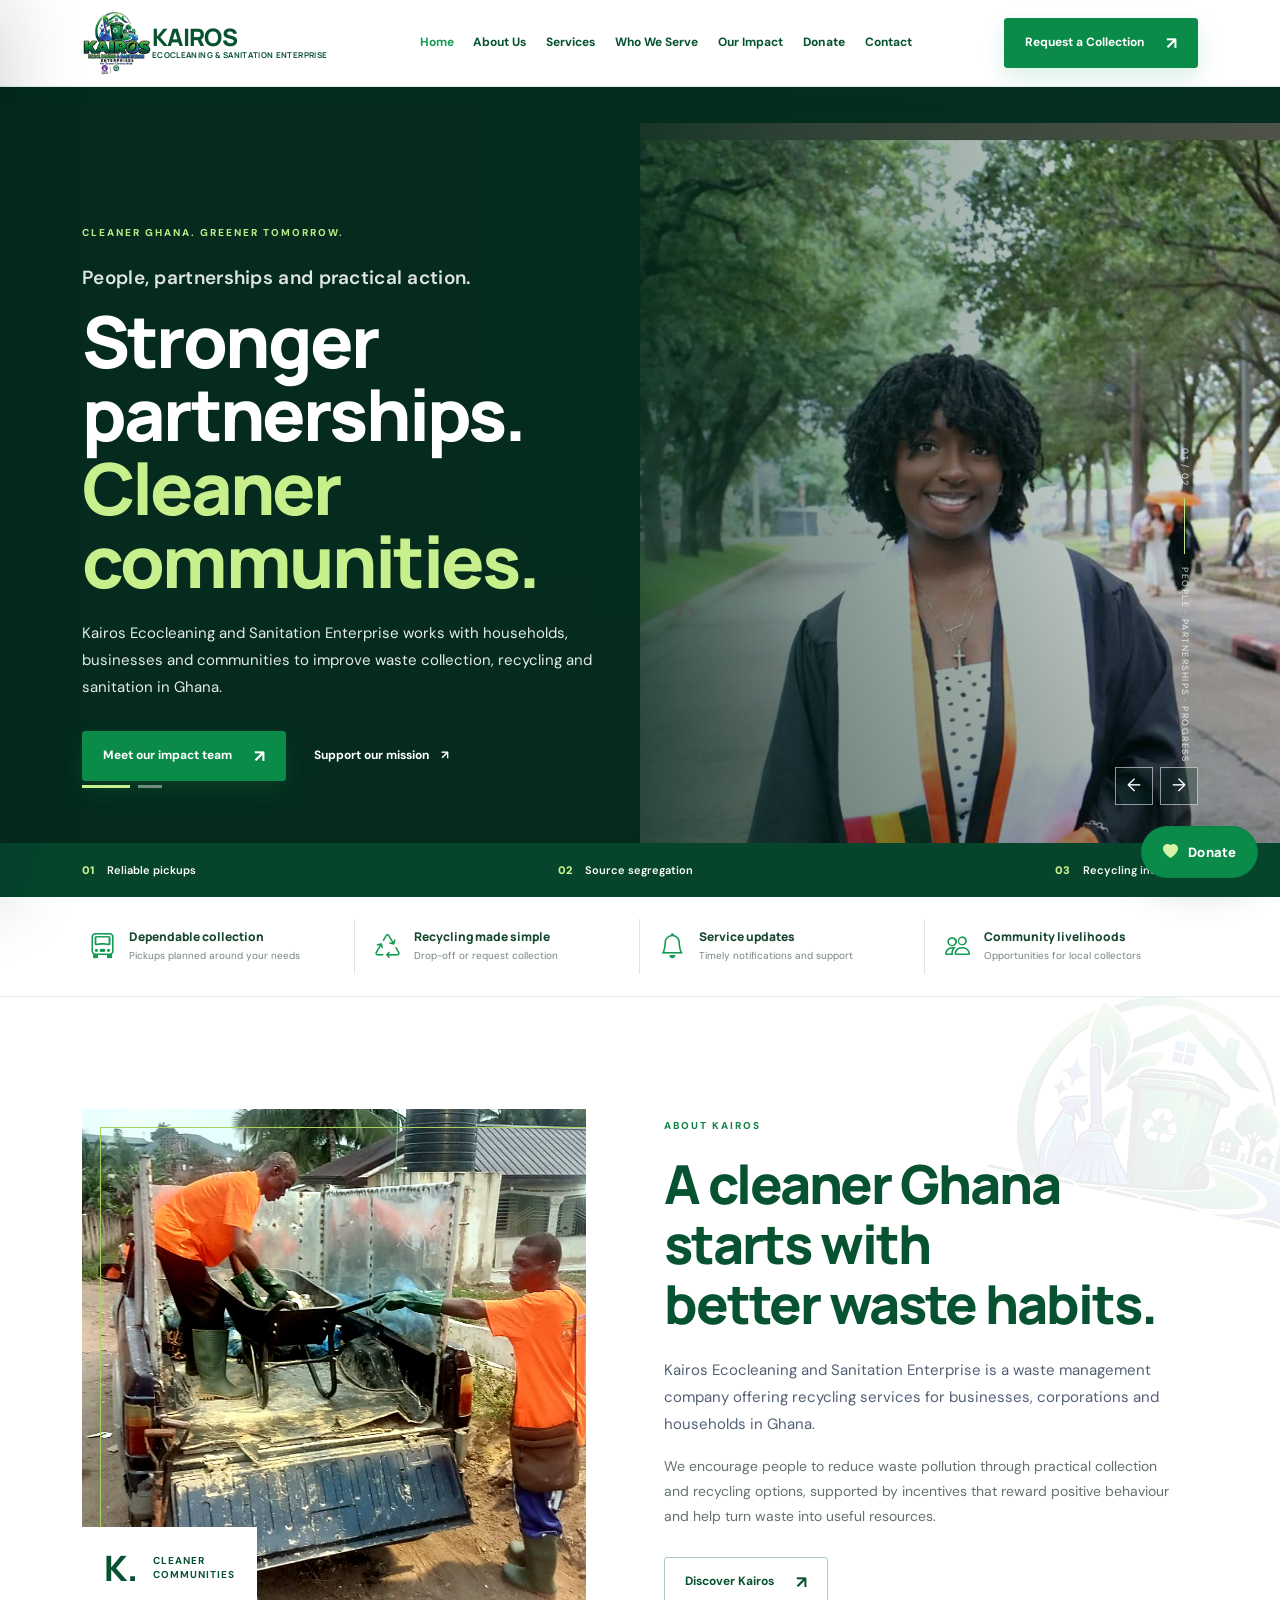
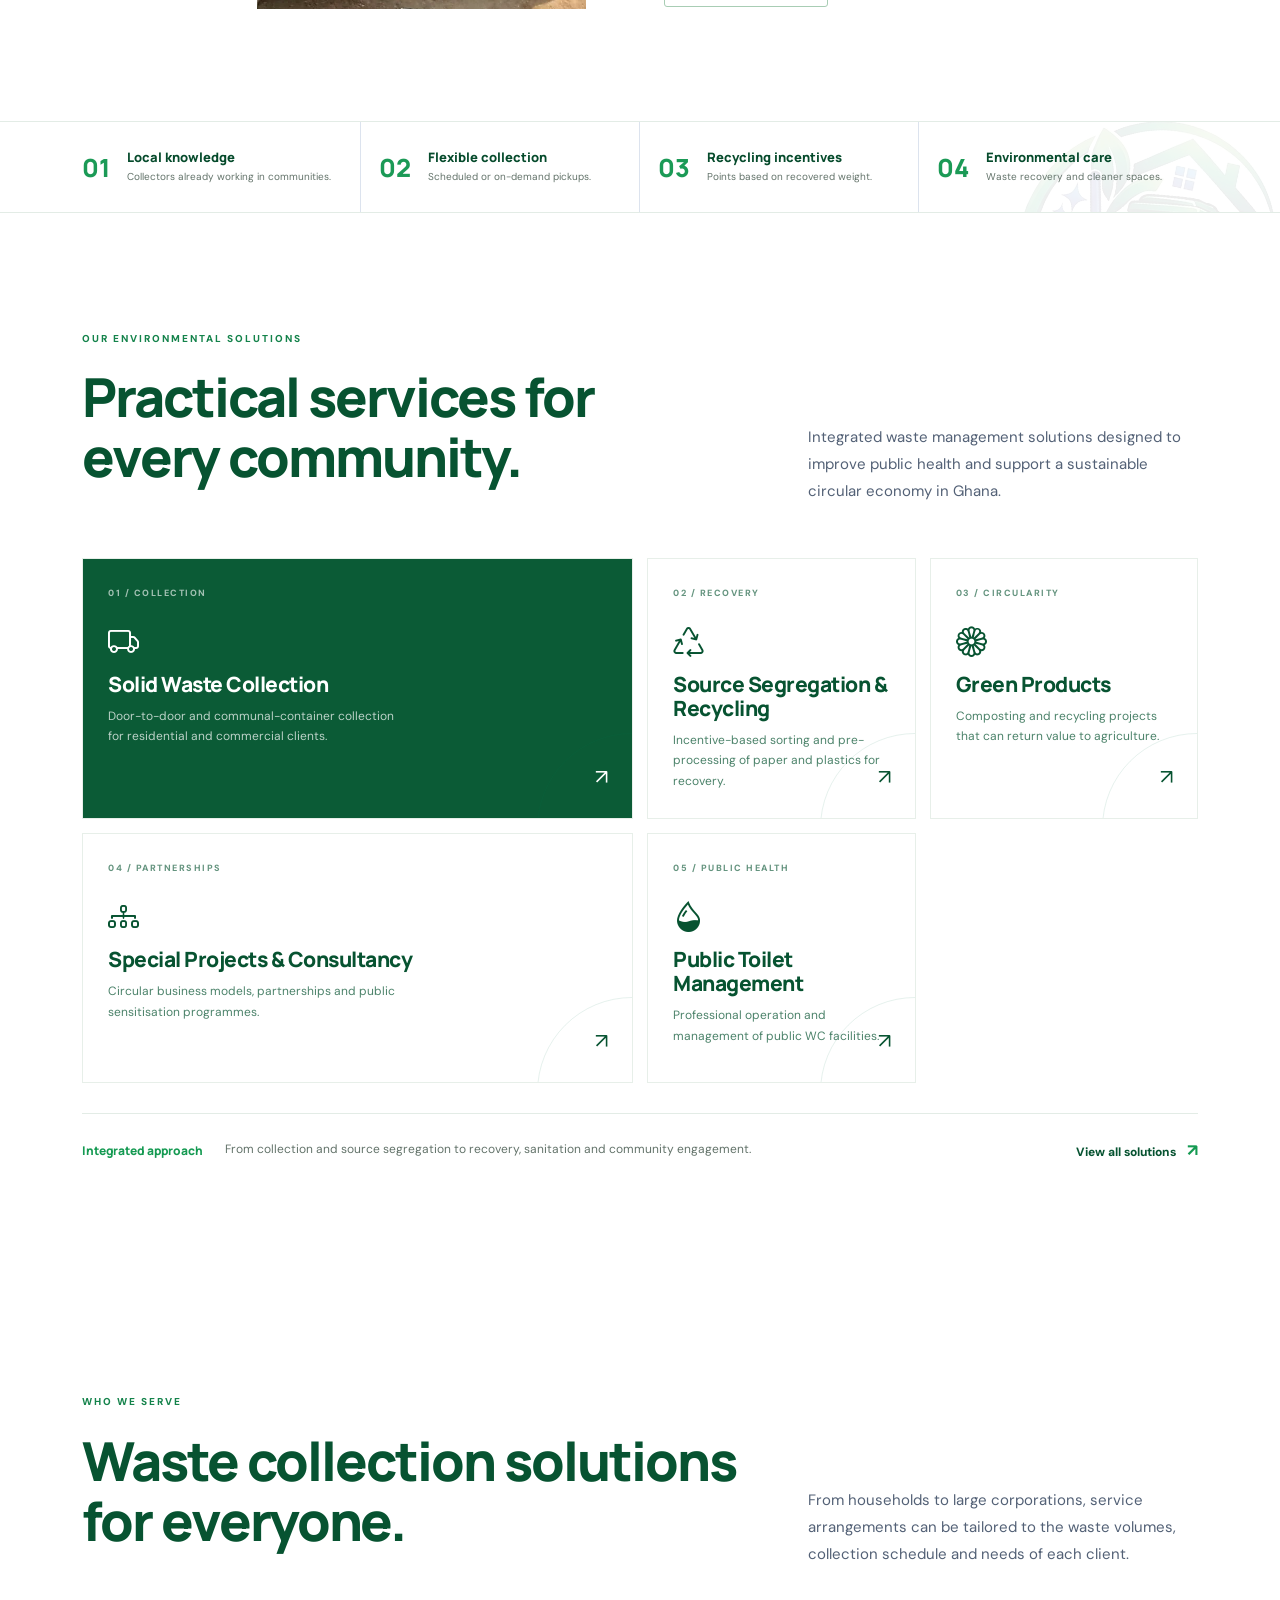
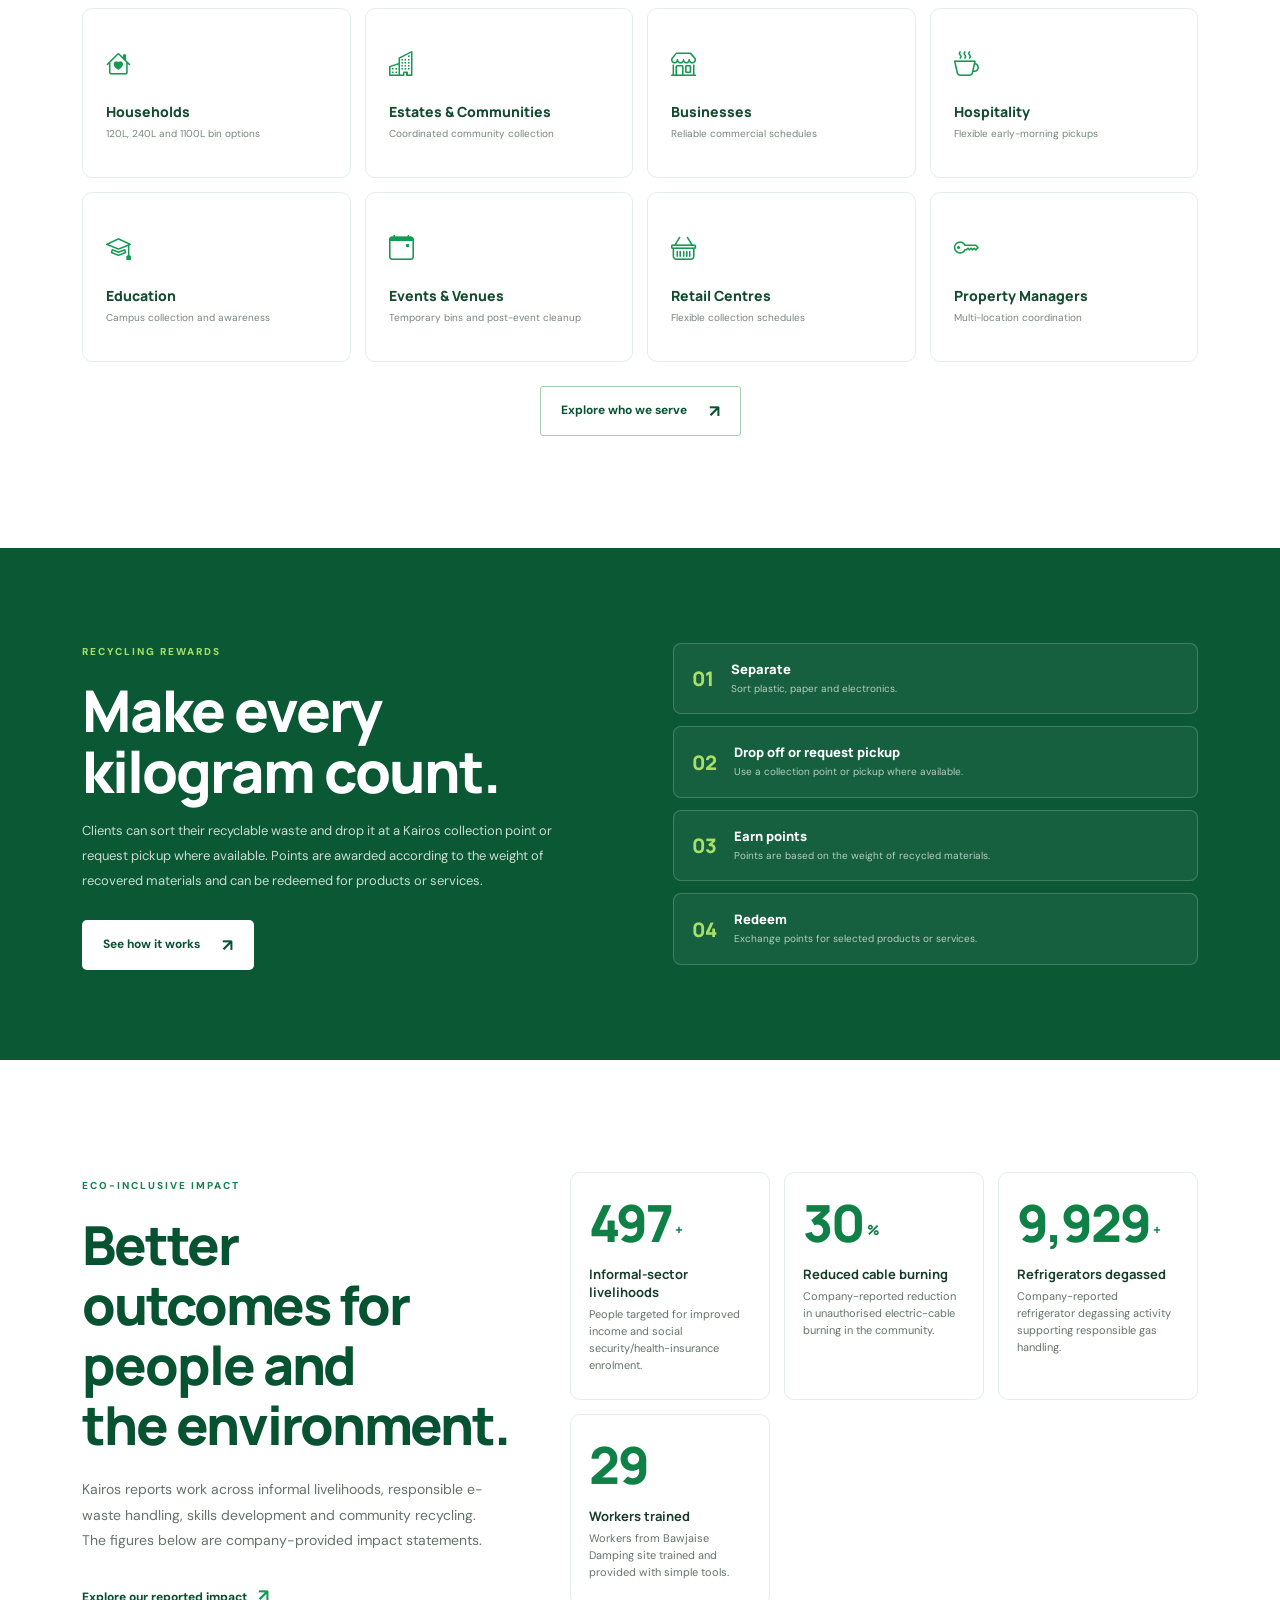
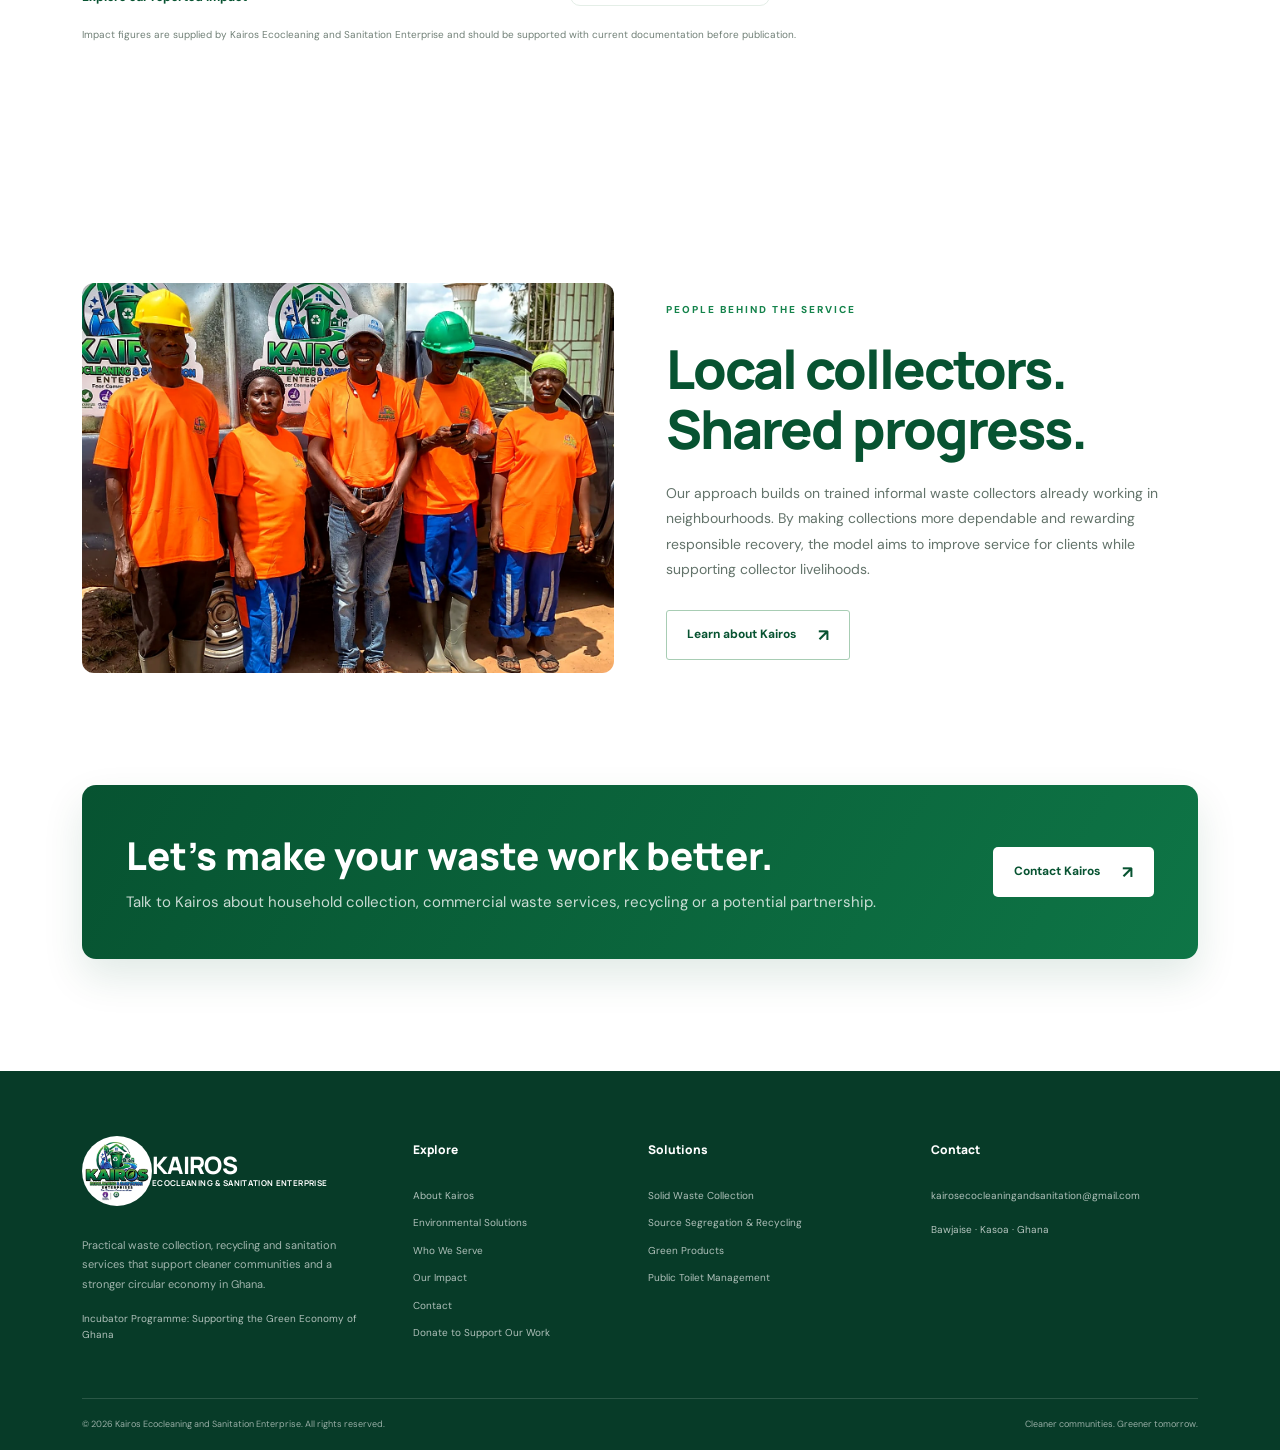
<file: index.html>
<!DOCTYPE html>
<html lang="en-GH">
 <head>
  <meta charset="utf-8"/>
  <meta content="width=device-width, initial-scale=1" name="viewport"/>
  <title>
   Kairos Ecocleaning and Sanitation Enterprise &ndash; Waste Collection and Recycling in Ghana
  </title>
  <link href="assets/images/kairos/kairos-favicon.png" rel="icon" type="image/png"/>
  <link href="https://fonts.googleapis.com" rel="preconnect"/>
  <link crossorigin="" href="https://fonts.gstatic.com" rel="preconnect"/>
  <link href="https://fonts.googleapis.com/css2?family=DM+Sans:wght@400;500;600;700;800&amp;family=Manrope:wght@400;500;600;700;800&amp;display=swap" rel="stylesheet"/>
  <link href="https://cdn.jsdelivr.net/npm/bootstrap-icons@1.13.1/font/bootstrap-icons.min.css" rel="stylesheet"/>
  <link href="https://cdn.jsdelivr.net/npm/bootstrap@5.3.8/dist/css/bootstrap.min.css" rel="stylesheet"/>
  <link href="assets/css/style.css?v=kairos-donation-20261116" rel="stylesheet"/>
  <script type="application/ld+json">
   {
    "@context": "https://schema.org",
    "@type": "Organization",
    "name": "Kairos Ecocleaning and Sanitation Enterprise",
    "email": "kairosecocleaningandsanitation@gmail.com",
    "founder": {
        "@type": "Person",
        "name": "Shedrack Ayensu"
    },
    "areaServed": [
        {
            "@type": "Place",
            "name": "Bawjaise, Ghana"
        },
        {
            "@type": "Place",
            "name": "Kasoa, Ghana"
        }
    ],
    "description": "Waste collection, recycling, source segregation and sanitation services supporting cleaner communities and a circular economy in Ghana.",
    "url": "https://kairosecocleaning.com/",
    "logo": "https://kairosecocleaning.com/assets/images/kairos/kairos-logo.webp",
    "image": "https://kairosecocleaning.com/assets/images/kairos/kairos-social-preview.webp"
}
  </script>
  <script type="application/ld+json">
   {
    "@context": "https://schema.org",
    "@type": "WebPage",
    "name": "Kairos Ecocleaning and Sanitation Enterprise",
    "description": "Kairos Ecocleaning and Sanitation Enterprise provides waste collection, source segregation, recycling and sanitation services for households, businesses and communities in Bawjaise, Kasoa and across Ghana.",
    "inLanguage": "en-GH",
    "url": "https://kairosecocleaning.com/",
    "isPartOf": {
        "@type": "WebSite",
        "name": "Kairos Ecocleaning and Sanitation Enterprise",
        "url": "https://kairosecocleaning.com/"
    }
}
  </script>
  <meta content="Kairos Ecocleaning and Sanitation Enterprise provides waste collection, source segregation, recycling and sanitation services for households, businesses and communities in Bawjaise, Kasoa and across Ghana." name="description"/>
  <meta content="index, follow, max-image-preview:large, max-snippet:-1, max-video-preview:-1" name="robots"/>
  <meta content="index, follow, max-image-preview:large, max-snippet:-1, max-video-preview:-1" name="googlebot"/>
  <meta content="Kairos Ecocleaning and Sanitation Enterprise" name="author"/>
  <meta content="strict-origin-when-cross-origin" name="referrer"/>
  <meta content="#ffffff" name="theme-color"/>
  <meta content="website" property="og:type"/>
  <meta content="Kairos Ecocleaning and Sanitation Enterprise" property="og:site_name"/>
  <meta content="en_GH" property="og:locale"/>
  <meta content="Kairos Ecocleaning and Sanitation Enterprise &ndash; Waste Collection and Recycling in Ghana" property="og:title"/>
  <meta content="Kairos Ecocleaning and Sanitation Enterprise provides waste collection, source segregation, recycling and sanitation services for households, businesses and communities in Bawjaise, Kasoa and across Ghana." property="og:description"/>
  <meta content="https://kairosecocleaning.com/" property="og:url"/>
  <meta content="https://kairosecocleaning.com/assets/images/kairos/kairos-social-preview.webp" property="og:image"/>
  <meta content="Kairos Ecocleaning and Sanitation Enterprise waste collection and recycling" property="og:image:alt"/>
  <meta content="image/webp" property="og:image:type"/>
  <meta content="1200" property="og:image:width"/>
  <meta content="630" property="og:image:height"/>
  <meta content="summary_large_image" name="twitter:card"/>
  <meta content="Kairos Ecocleaning and Sanitation Enterprise &ndash; Waste Collection and Recycling in Ghana" name="twitter:title"/>
  <meta content="Kairos Ecocleaning and Sanitation Enterprise provides waste collection, source segregation, recycling and sanitation services for households, businesses and communities in Bawjaise, Kasoa and across Ghana." name="twitter:description"/>
  <meta content="https://kairosecocleaning.com/assets/images/kairos/kairos-social-preview.webp" name="twitter:image"/>
  <meta content="Kairos Ecocleaning and Sanitation Enterprise waste collection and recycling" name="twitter:image:alt"/>
  <link href="https://kairosecocleaning.com/" rel="canonical"/>
  <script type="application/ld+json">
   {
    "@context": "https://schema.org",
    "@type": "WebSite",
    "name": "Kairos Ecocleaning and Sanitation Enterprise",
    "url": "https://kairosecocleaning.com/",
    "inLanguage": "en-GH"
}
  </script>
 </head>

  <body class="home-page kairos-home" data-page="home">
  <a class="skip-link" href="#main">Skip to content</a>
  <header class="site-header" data-header="">
    <nav aria-label="Main navigation" class="navbar site-nav">
      <div class="container nav-container">
        <a aria-label="Kairos Ecocleaning and Sanitation Enterprise home" class="brand kairos-brand" href="./"><img alt="Kairos logo" class="brand-logo" src="assets/images/kairos/kairos-logo.webp"/><span class="brand-copy"><strong>KAIROS</strong><small>Ecocleaning &amp; Sanitation Enterprise</small></span></a>
        <div class="desktop-nav d-none d-lg-flex align-items-center"><a class="nav-link active" href="#home">Home</a><a class="nav-link" href="about/">About Us</a><a class="nav-link" href="services/">Services</a><a class="nav-link" href="who-we-serve/">Who We Serve</a><a class="nav-link" href="impact/">Our Impact</a><a class="nav-link nav-donate" href="donation/">Donate</a><a class="nav-link" href="contact/">Contact</a></div>
        <div class="nav-actions"><a class="button button-red nav-quote d-none d-md-inline-flex" href="contact/">Request a Collection <span>↗</span></a>
<button aria-expanded="false" aria-label="Open navigation menu" class="menu-toggle d-lg-none" data-menu-open="" type="button"><span></span><span></span><span></span></button>
</div>
      </div>
    </nav>
  </header>
  <div class="menu-backdrop" data-menu-backdrop=""></div>
  <aside aria-hidden="true" aria-label="Mobile navigation" class="mobile-drawer" data-mobile-drawer="">
    <div class="drawer-top"><a aria-label="Kairos home" class="drawer-brand" href="./"><img alt="Kairos logo" class="drawer-brand-logo" src="assets/images/kairos/kairos-logo.webp"/><span class="brand-copy"><strong>KAIROS</strong><small>Ecocleaning &amp; Sanitation Enterprise</small></span></a><button aria-label="Close navigation menu" class="drawer-close" data-menu-close="" type="button">×</button></div>
    <p class="drawer-label">Explore Kairos</p>
    <a data-drawer-link="" href="#home">Home</a>
    <a data-drawer-link="" href="about/">About Us</a>
    <a data-drawer-link="" href="services/">Services</a>
    <a data-drawer-link="" href="who-we-serve/">Who We Serve</a>
    <a data-drawer-link="" href="impact/">Our Impact</a>
    <a class="nav-donate" data-drawer-link="True" href="donation/">Donate</a>
    <a data-drawer-link="" href="contact/">Contact</a>
    <div class="drawer-bottom"><small>Cleaner communities begin with responsible waste management.</small><a class="button button-red" data-drawer-link="" href="contact/">Talk to our team <span>↗</span></a></div>
  </aside>
  <main id="main">
    <section aria-label="Kairos Ecocleaning and Sanitation Enterprise" class="hero kairos-hero" id="home">
      <div class="hero-slides" data-hero-slider="">
        <article class="hero-slide hero-slide--portrait is-active">
          <img alt="Praise Agbe, Director of Strategic Partnership, USA" class="hero-slide-image" fetchpriority="high" src="assets/images/kairos/kairos-us-correspondent.webp">
          <div class="hero-overlay"></div>
          <div class="container hero-content">
            <div class="hero-copy" data-reveal="">
              <span class="eyebrow eyebrow-light">Cleaner Ghana. Greener tomorrow.</span>
              <p class="hero-kicker">People, partnerships and practical action.</p>
              <h1>Stronger partnerships.<br/><em>Cleaner communities.</em></h1>
              <p class="hero-description">Kairos Ecocleaning and Sanitation Enterprise works with households, businesses and communities to improve waste collection, recycling and sanitation in Ghana.</p>
              <div class="hero-actions"><a class="button button-red" href="impact/">Meet our impact team <span>↗</span></a><a class="text-link text-link-light" href="donation/">Support our mission <span>↗</span></a></div>
            </div>
            <div class="hero-side-note"><span>01 / 02</span><i></i><span>People · Partnerships · Progress</span></div>
          </div>
        </article>
        <article class="hero-slide hero-slide--truck">
          <img alt="Proposed green and white waste disposal truck Kairos is seeking donations to acquire" class="hero-slide-image" loading="lazy" src="assets/images/kairos/kairos-proposed-waste-truck.webp">
          <div class="hero-overlay"></div>
          <div class="container hero-content">
            <div class="hero-copy">
              <span class="eyebrow eyebrow-light">Fundraising for stronger collection capacity</span>
              <p class="hero-kicker">Help us strengthen waste collection.</p>
              <h2>Help us acquire<br/><em>a waste disposal truck.</em></h2>
              <p class="hero-description">We are seeking donations to acquire a waste disposal truck to support waste collection and transportation for the communities we serve.</p>
              <div class="hero-actions"><a class="button button-red" href="donation/#bank-details">Support the truck appeal <span>↗</span></a><a class="text-link text-link-light" href="services/">Explore our services <span>↗</span></a></div>
            </div>
            <div class="hero-side-note"><span>02 / 02</span><i></i><span>Collect · Recover · Improve</span></div>
          </div>
        </article>
      </div>
      <div class="hero-controls container">
        <div aria-label="Choose hero slide" class="hero-dots" data-hero-dots=""><button aria-label="Show slide 1" class="is-active" type="button"></button><button aria-label="Show slide 2" type="button"></button></div>
        <div class="hero-arrows"><button aria-label="Previous slide" data-hero-prev="" type="button">←</button><button aria-label="Next slide" data-hero-next="" type="button">→</button></div>
      </div>
      <div class="hero-bottom-strip">
        <div class="container strip-inner"><span><b>01</b> Reliable pickups</span><span><b>02</b> Source segregation</span><span><b>03</b> Recycling incentives</span></div>
      </div>
    </section>
    <section class="kairos-promise-band">
      <div class="container promise-grid">
        <div><i class="bi bi-truck-front"></i><span><strong>Dependable collection</strong><small>Pickups planned around your needs</small></span></div>
        <div><i class="bi bi-recycle"></i><span><strong>Recycling made simple</strong><small>Drop-off or request collection</small></span></div>
        <div><i class="bi bi-bell"></i><span><strong>Service updates</strong><small>Timely notifications and support</small></span></div>
        <div><i class="bi bi-people"></i><span><strong>Community livelihoods</strong><small>Opportunities for local collectors</small></span></div>
      </div>
    </section>
    <section class="intro-section section-pad kairos-watermark" id="about">
      <div class="container">
        <div class="row align-items-center g-5">
          <div class="col-lg-6" data-reveal="">
            <div class="image-frame intro-image kairos-intro-image">
              <img alt="Kairos collection workers loading collected waste into a vehicle" loading="lazy" src="assets/images/kairos/kairos-collection-work.webp">
              <div class="image-index"><strong>K.</strong><span>Cleaner<br/>communities</span></div>
            </div>
          </div>
          <div class="col-lg-6" data-reveal=""><span class="eyebrow">About Kairos</span><h2 class="section-title">A cleaner Ghana starts with <span class="title-rule">better waste habits.</span></h2><p class="section-lead">Kairos Ecocleaning and Sanitation Enterprise is a waste management company offering recycling services for businesses, corporations and households in Ghana.</p><p class="body-copy">We encourage people to reduce waste pollution through practical collection and recycling options, supported by incentives that reward positive behaviour and help turn waste into useful resources.</p><a class="button button-outline" href="about/">Discover Kairos <span>↗</span></a></div>
        </div>
      </div>
    </section>
    <section class="proof-band kairos-watermark">
      <div class="container proof-grid">
        <div class="proof-item">
          <span class="proof-number">01</span>
          <div><strong>Local knowledge</strong><small>Collectors already working in communities.</small></div>
        </div>
        <div class="proof-item">
          <span class="proof-number">02</span>
          <div><strong>Flexible collection</strong><small>Scheduled or on-demand pickups.</small></div>
        </div>
        <div class="proof-item">
          <span class="proof-number">03</span>
          <div><strong>Recycling incentives</strong><small>Points based on recovered weight.</small></div>
        </div>
        <div class="proof-item">
          <span class="proof-number">04</span>
          <div><strong>Environmental care</strong><small>Waste recovery and cleaner spaces.</small></div>
        </div>
      </div>
    </section>
    <section class="services-section section-pad" id="services">
      <div class="container">
        <div class="section-heading" data-reveal="">
          <div><span class="eyebrow">Our environmental solutions</span><h2 class="section-title">Practical services for <span class="title-rule">every community.</span></h2></div>
          <p class="section-lead">Integrated waste management solutions designed to improve public health and support a sustainable circular economy in Ghana.</p>
        </div>
        <div class="services-bento kairos-service-bento">
<a class="service-card service-card-large" href="services/#solid-waste"><span class="service-index">01 / COLLECTION</span><i class="bi bi-truck service-icon"></i><h3>Solid Waste Collection</h3><p>Door-to-door and communal-container collection for residential and commercial clients.</p><span class="service-arrow">↗</span></a>
<a class="service-card" href="services/#recycling"><span class="service-index">02 / RECOVERY</span><i class="bi bi-recycle service-icon"></i><h3>Source Segregation &amp; Recycling</h3><p>Incentive-based sorting and pre-processing of paper and plastics for recovery.</p><span class="service-arrow">↗</span></a>
<a class="service-card" href="services/#green-products"><span class="service-index">03 / CIRCULARITY</span><i class="bi bi-flower1 service-icon"></i><h3>Green Products</h3><p>Composting and recycling projects that can return value to agriculture.</p><span class="service-arrow">↗</span></a>
<a class="service-card service-card-wide" href="services/#consultancy"><span class="service-index">04 / PARTNERSHIPS</span><i class="bi bi-diagram-3 service-icon"></i><h3>Special Projects &amp; Consultancy</h3><p>Circular business models, partnerships and public sensitisation programmes.</p><span class="service-arrow">↗</span></a>
<a class="service-card" href="services/#toilet-management"><span class="service-index">05 / PUBLIC HEALTH</span><i class="bi bi-droplet-half service-icon"></i><h3>Public Toilet Management</h3><p>Professional operation and management of public WC facilities.</p><span class="service-arrow">↗</span></a>
</div>
        <div class="services-footnote"><span>Integrated approach</span><p>From collection and source segregation to recovery, sanitation and community engagement.</p><a class="simple-link" href="services/">View all solutions <span>↗</span></a></div>
      </div>
    </section>
    <section class="kairos-audience section-pad">
      <div class="container">
        <div class="section-heading">
          <div><span class="eyebrow">Who we serve</span><h2 class="section-title">Waste collection solutions <span class="title-rule">for everyone.</span></h2></div>
          <p class="section-lead">From households to large corporations, service arrangements can be tailored to the waste volumes, collection schedule and needs of each client.</p>
        </div>
        <div class="audience-grid"><a href="who-we-serve/#households"><i class="bi bi-house-heart"></i><strong>Households</strong><small>120L, 240L and 1100L bin options</small></a><a href="who-we-serve/#estates"><i class="bi bi-buildings"></i><strong>Estates &amp; Communities</strong><small>Coordinated community collection</small></a><a href="who-we-serve/#businesses"><i class="bi bi-shop"></i><strong>Businesses</strong><small>Reliable commercial schedules</small></a><a href="who-we-serve/#hospitality"><i class="bi bi-cup-hot"></i><strong>Hospitality</strong><small>Flexible early-morning pickups</small></a><a href="who-we-serve/#education"><i class="bi bi-mortarboard"></i><strong>Education</strong><small>Campus collection and awareness</small></a><a href="who-we-serve/#events"><i class="bi bi-calendar-event"></i><strong>Events &amp; Venues</strong><small>Temporary bins and post-event cleanup</small></a><a href="who-we-serve/#retail"><i class="bi bi-basket"></i><strong>Retail Centres</strong><small>Flexible collection schedules</small></a><a href="who-we-serve/#property"><i class="bi bi-key"></i><strong>Property Managers</strong><small>Multi-location coordination</small></a></div>
        <div class="text-center mt-4"><a class="button button-outline" href="who-we-serve/">Explore who we serve <span>↗</span></a></div>
      </div>
    </section>
    <section class="rewards-section section-pad" id="recycling-rewards">
      <div class="container">
        <div class="rewards-panel">
          <div><span class="eyebrow eyebrow-light">Recycling rewards</span><h2>Make every kilogram count.</h2><p>Clients can sort their recyclable waste and drop it at a Kairos collection point or request pickup where available. Points are awarded according to the weight of recovered materials and can be redeemed for products or services.</p><a class="button button-light" href="about/#recycling-rewards">See how it works <span>↗</span></a></div>
          <div class="reward-steps">
            <div><b>01</b><span><strong>Separate</strong><small>Sort plastic, paper and electronics.</small></span></div>
            <div><b>02</b><span><strong>Drop off or request pickup</strong><small>Use a collection point or pickup where available.</small></span></div>
            <div><b>03</b><span><strong>Earn points</strong><small>Points are based on the weight of recycled materials.</small></span></div>
            <div><b>04</b><span><strong>Redeem</strong><small>Exchange points for selected products or services.</small></span></div>
          </div>
        </div>
      </div>
    </section>
    <section class="stats-section section-pad" id="impact">
      <div class="container">
        <div class="stats-layout">
          <div class="stats-intro"><span class="eyebrow">Eco-inclusive impact</span><h2 class="section-title">Better outcomes for people and <span class="title-rule">the environment.</span></h2><p class="body-copy">Kairos reports work across informal livelihoods, responsible e-waste handling, skills development and community recycling. The figures below are company-provided impact statements.</p><a class="simple-link" href="impact/">Explore our reported impact <span>↗</span></a></div>
          <div class="stats-grid">
            <article class="stat-card">
              <div class="stat-number"><span data-count="500">500</span><sup>+</sup></div>
              <h3>Informal-sector livelihoods</h3>
              <p>People targeted for improved income and social security/health-insurance enrolment.</p>
            </article>
            <article class="stat-card">
              <div class="stat-number"><span data-count="30">30</span><sup>%</sup></div>
              <h3>Reduced cable burning</h3>
              <p>Company-reported reduction in unauthorised electric-cable burning in the community.</p>
            </article>
            <article class="stat-card">
              <div class="stat-number"><span data-count="10000">10,000</span><sup>+</sup></div>
              <h3>Refrigerators degassed</h3>
              <p>Company-reported refrigerator degassing activity supporting responsible gas handling.</p>
            </article>
            <article class="stat-card">
              <div class="stat-number"><span data-count="30">30</span></div>
              <h3>Workers trained</h3>
              <p>Workers from Bawjaise Damping site trained and provided with simple tools.</p>
            </article>
          </div>
        </div>
        <p class="impact-disclaimer">Impact figures are supplied by Kairos Ecocleaning and Sanitation Enterprise and should be supported with current documentation before publication.</p>
      </div>
    </section>
    <section class="kairos-team-section section-pad">
      <div class="container two-col">
        <div class="service-detail-image"><img alt="Kairos sanitation and collection team members" loading="lazy" src="assets/images/kairos/kairos-team.webp"/></div>
        <div><span class="eyebrow">People behind the service</span><h2 class="section-title">Local collectors. Shared progress.</h2><p class="body-copy">Our approach builds on trained informal waste collectors already working in neighbourhoods. By making collections more dependable and rewarding responsible recovery, the model aims to improve service for clients while supporting collector livelihoods.</p><a class="button button-outline" href="about/">Learn about Kairos <span>↗</span></a></div>
      </div>
    </section>
    <section class="section-pad kairos-cta-wrap">
      <div class="container">
        <div class="cta-panel">
          <div><h2>Let’s make your waste work better.</h2><p>Talk to Kairos about household collection, commercial waste services, recycling or a potential partnership.</p></div>
          <a class="button button-light" href="contact/">Contact Kairos <span>↗</span></a>
        </div>
      </div>
    </section>
  </main>
  <footer class="site-footer">
    <div class="container">
      <div class="footer-main">
        <div class="footer-brand-col"><a class="brand kairos-brand footer-logo" href="./"><img alt="Kairos logo" class="brand-logo" src="assets/images/kairos/kairos-logo.webp"/><span class="brand-copy"><strong>KAIROS</strong><small>Ecocleaning &amp; Sanitation Enterprise</small></span></a><p>Practical waste collection, recycling and sanitation services that support cleaner communities and a stronger circular economy in Ghana.</p><span class="footer-programme">Incubator Programme: Supporting the Green Economy of Ghana</span></div>
        <div><h4>Explore</h4><a href="about/">About Kairos</a><a href="services/">Environmental Solutions</a><a href="who-we-serve/">Who We Serve</a><a href="impact/">Our Impact</a><a href="contact/">Contact</a><a class="footer-explore-donate" href="donation/">Donate to Support Our Work</a></div>
        <div><h4>Solutions</h4><a href="services/#solid-waste">Solid Waste Collection</a><a href="services/#recycling">Source Segregation &amp; Recycling</a><a href="services/#green-products">Green Products</a><a href="services/#toilet-management">Public Toilet Management</a></div>
        <div><h4>Contact</h4><a href="mailto:kairosecocleaningandsanitation@gmail.com">kairosecocleaningandsanitation@gmail.com</a><p class="footer-areas">Bawjaise · Kasoa · Ghana</p></div>
      </div>
      <div class="footer-bottom"><span>© <span data-current-year=""></span> Kairos Ecocleaning and Sanitation Enterprise. All rights reserved.</span><span>Cleaner communities. Greener tomorrow.</span></div>
    </div>
  </footer>
  <a aria-label="Donate to support Kairos Ecocleaning and Sanitation Enterprise" class="floating-donation" href="donation/"><i aria-hidden="true" class="bi bi-heart-fill"></i><span>Donate</span></a>
  <button aria-label="Back to top" class="back-to-top" data-back-to-top="" type="button">↑</button>
  <script defer="" src="assets/js/main.js?v=kairos-donation-20261116"></script>
</body>
</file>
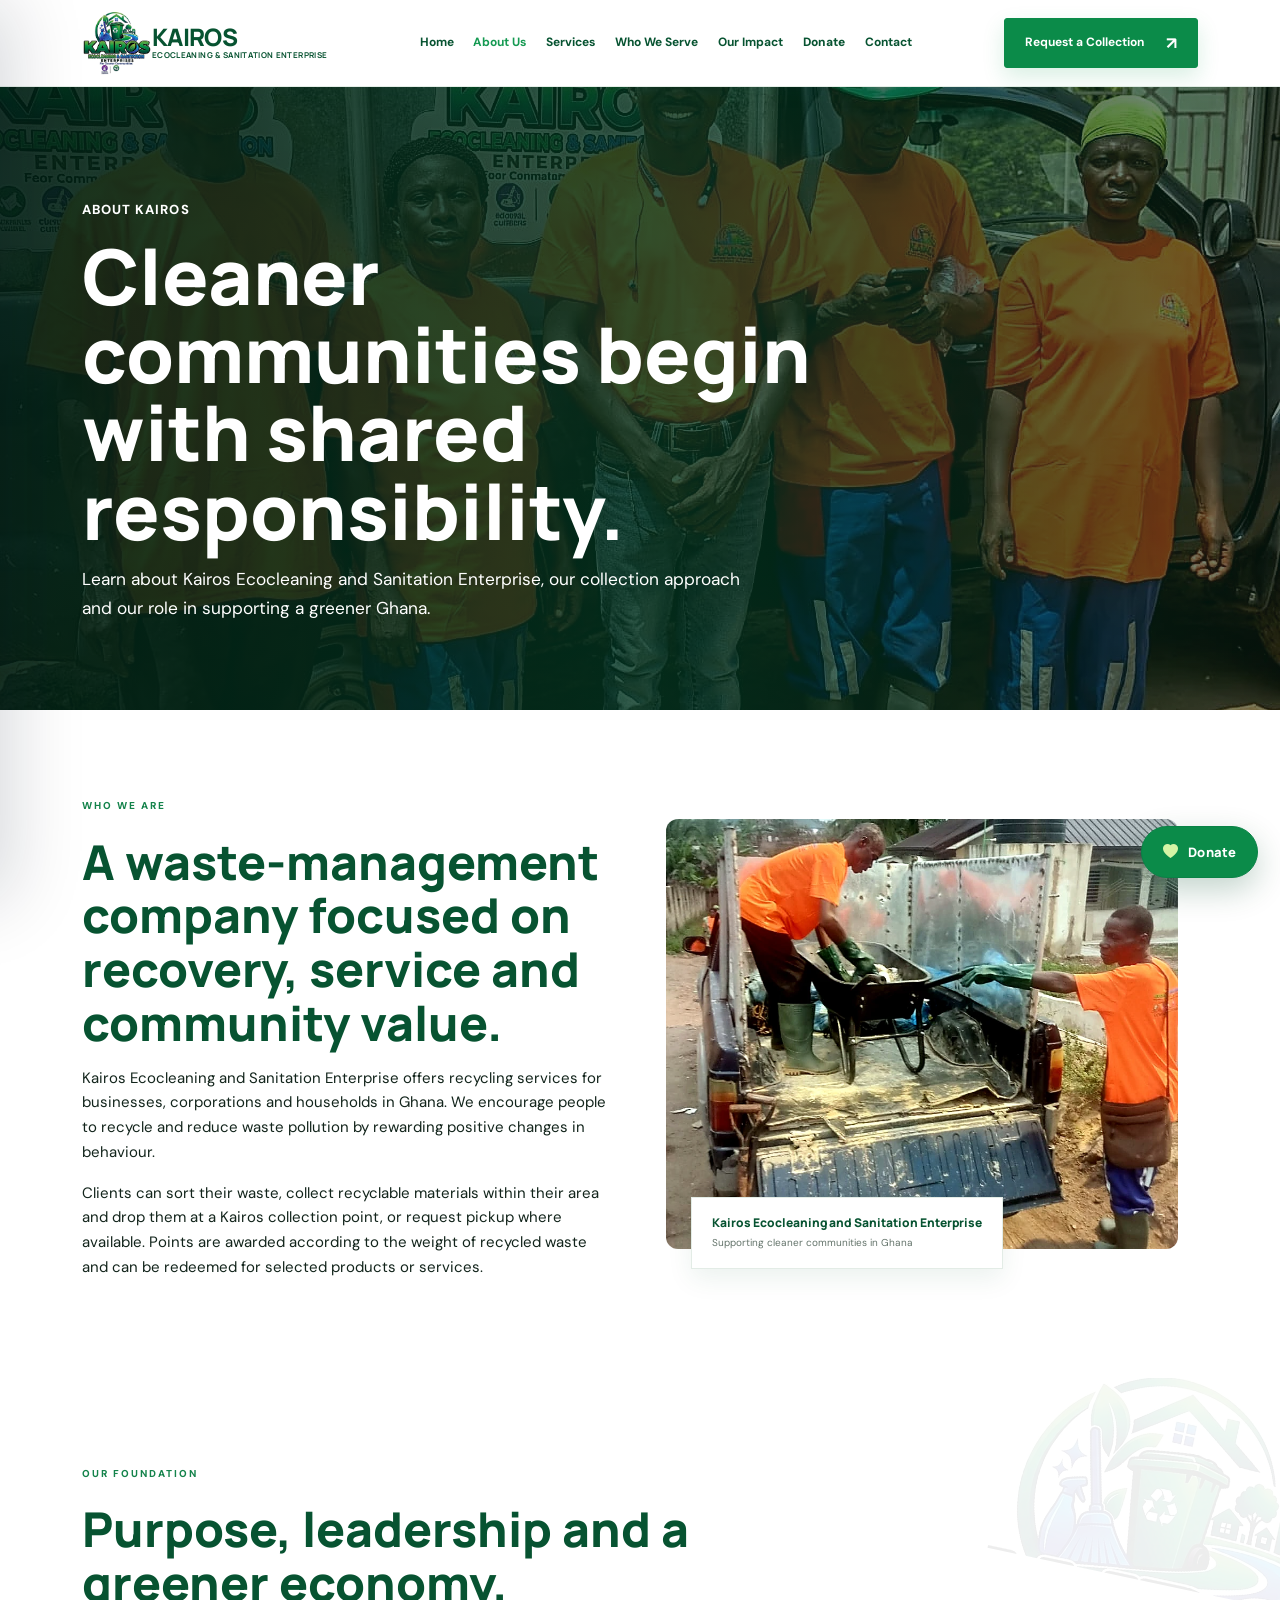
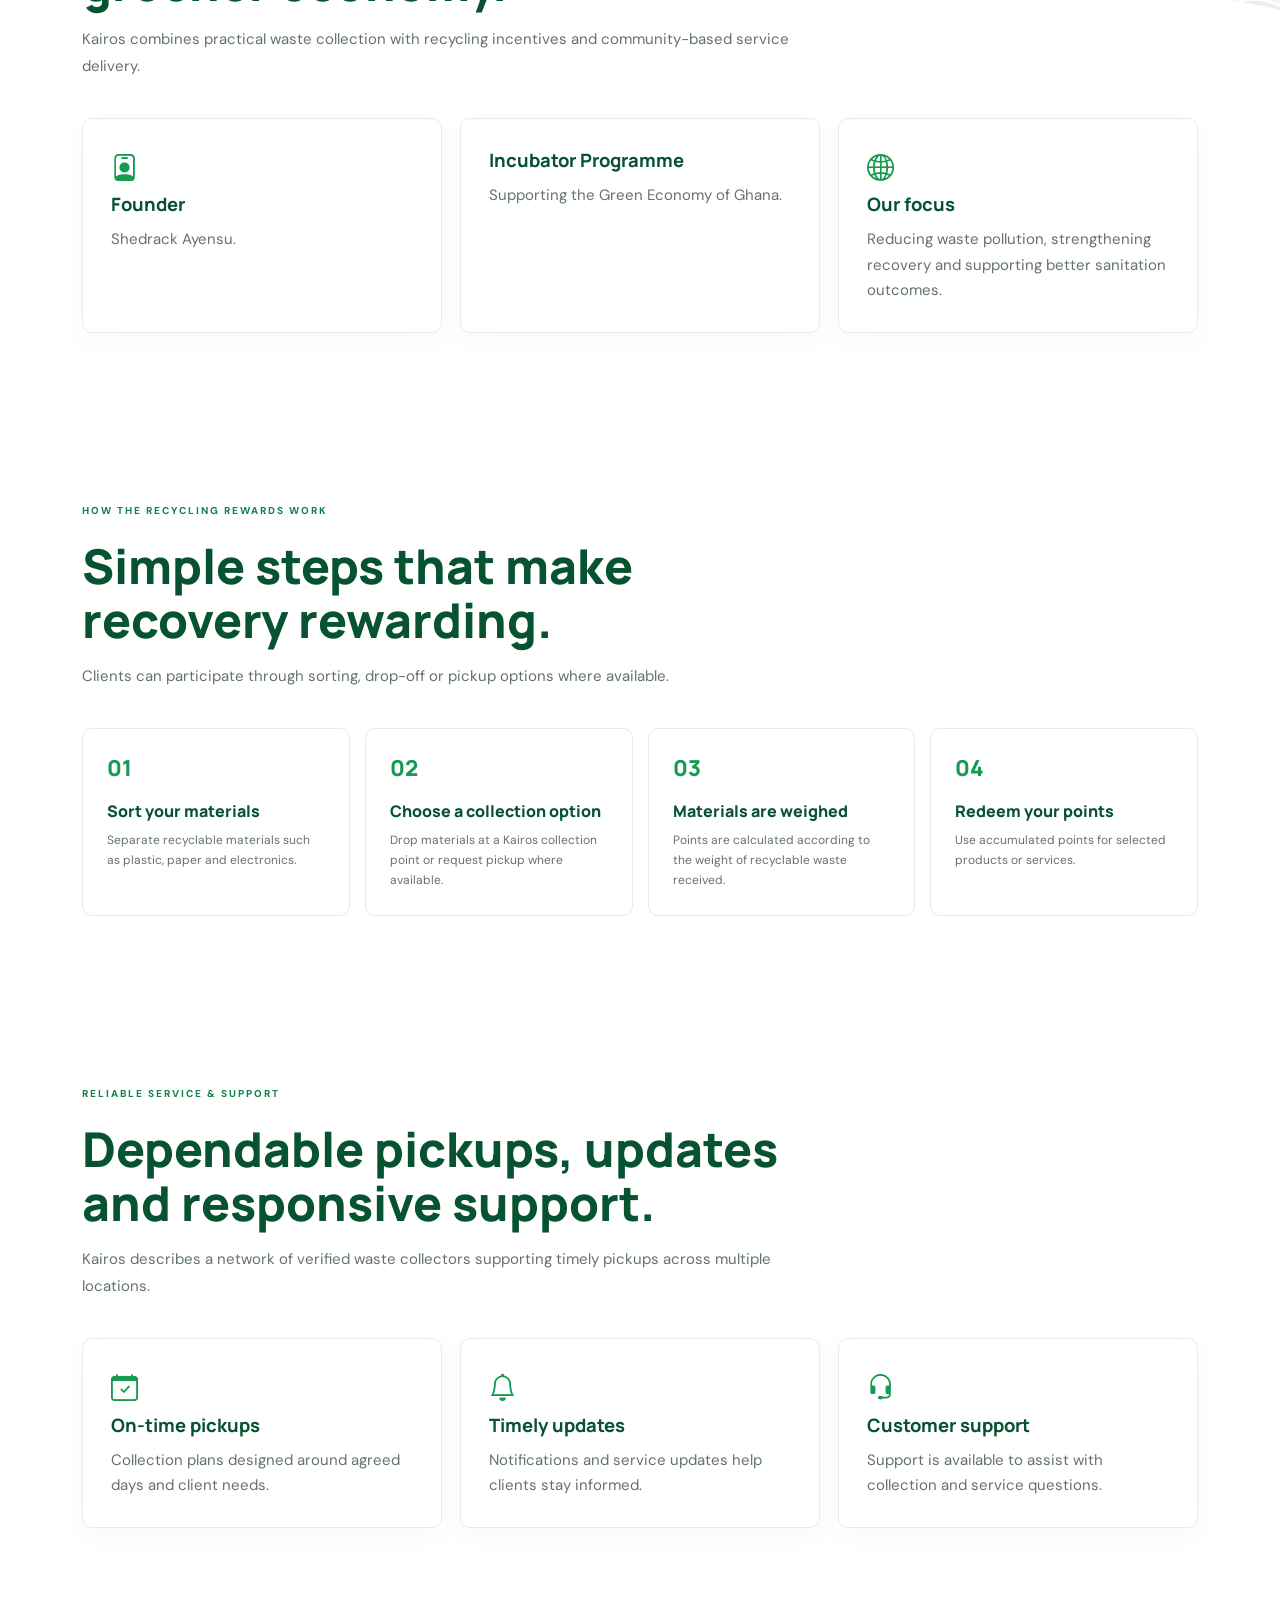
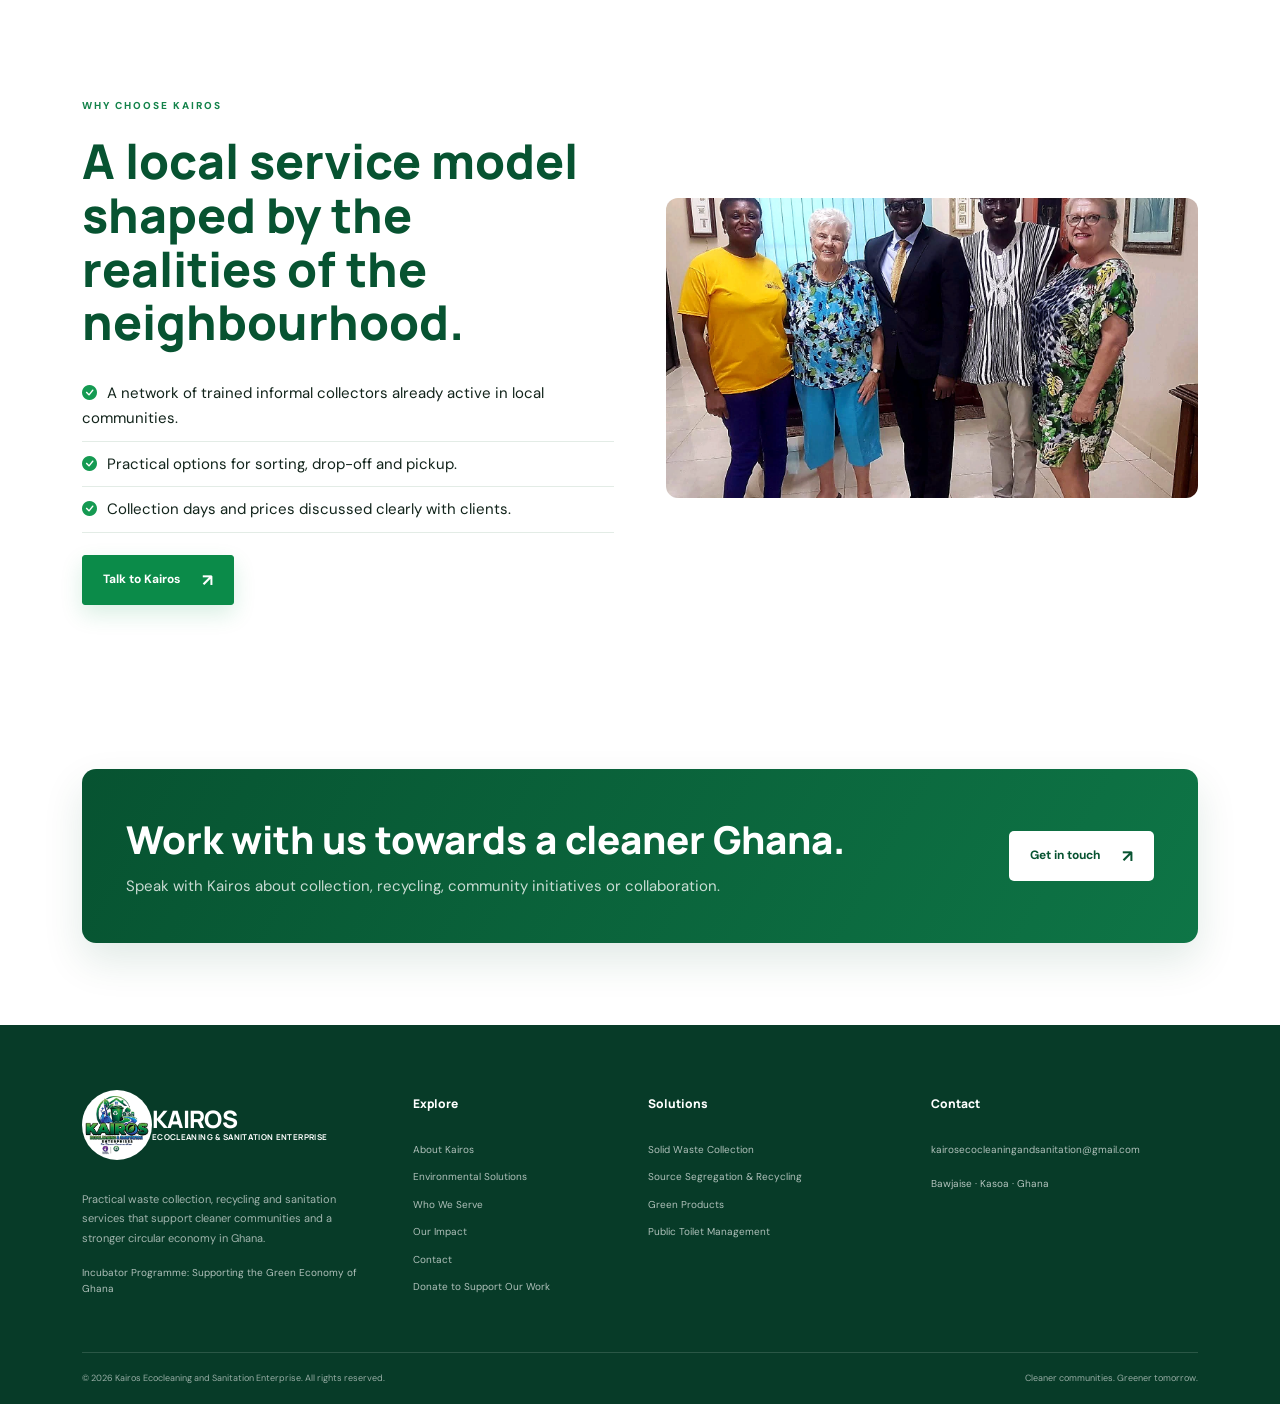
<file: about/index.html>
<!DOCTYPE html>

<html lang="en-GH">
<head>
<meta charset="utf-8"/>
<meta content="width=device-width, initial-scale=1" name="viewport"/>
<title>About Kairos – Ecocleaning, Sanitation and Community Recycling in Ghana</title>
<link href="../assets/images/kairos/kairos-favicon.png" rel="icon" type="image/png"/>
<link href="https://fonts.googleapis.com" rel="preconnect"/>
<link crossorigin="" href="https://fonts.gstatic.com" rel="preconnect"/>
<link href="https://fonts.googleapis.com/css2?family=DM+Sans:wght@400;500;600;700;800&amp;family=Manrope:wght@400;500;600;700;800&amp;display=swap" rel="stylesheet"/>
<link href="https://cdn.jsdelivr.net/npm/bootstrap-icons@1.13.1/font/bootstrap-icons.min.css" rel="stylesheet"/>
<link href="https://cdn.jsdelivr.net/npm/bootstrap@5.3.8/dist/css/bootstrap.min.css" rel="stylesheet"/>
<link href="../assets/css/style.css?v=kairos-donation-20261116" rel="stylesheet"/>
<script type="application/ld+json">{"@context":"https://schema.org","@type":"Organization","name":"Kairos Ecocleaning and Sanitation Enterprise","email":"kairosecocleaningandsanitation@gmail.com","founder":{"@type":"Person","name":"Shedrack Ayensu"},"areaServed":[{"@type":"Place","name":"Bawjaise, Ghana"},{"@type":"Place","name":"Kasoa, Ghana"}],"description":"Waste collection, recycling, source segregation and sanitation services supporting cleaner communities and a circular economy in Ghana.","url":"https://kairosecocleaning.com/","logo":"https://kairosecocleaning.com/assets/images/kairos/kairos-logo.webp","image":"https://kairosecocleaning.com/assets/images/kairos/kairos-social-preview.webp"}</script><script type="application/ld+json">{"@context":"https://schema.org","@type":"WebPage","name":"About Kairos Ecocleaning and Sanitation Enterprise","description":"Meet Kairos Ecocleaning and Sanitation Enterprise, founded by Shedrack Ayensu, and learn about its community-based collection, recycling incentives and green-economy mission in Ghana.","inLanguage":"en-GH","url":"https://kairosecocleaning.com/about/","isPartOf":{"@type":"WebSite","name":"Kairos Ecocleaning and Sanitation Enterprise","url":"https://kairosecocleaning.com/"}}</script><meta content="Meet Kairos Ecocleaning and Sanitation Enterprise, founded by Shedrack Ayensu, and learn about its community-based collection, recycling incentives and green-economy mission in Ghana." name="description"/><meta content="index, follow, max-image-preview:large, max-snippet:-1, max-video-preview:-1" name="robots"/><meta content="index, follow, max-image-preview:large, max-snippet:-1, max-video-preview:-1" name="googlebot"/><meta content="Kairos Ecocleaning and Sanitation Enterprise" name="author"/><meta content="strict-origin-when-cross-origin" name="referrer"/><meta content="#ffffff" name="theme-color"/><meta content="website" property="og:type"/><meta content="Kairos Ecocleaning and Sanitation Enterprise" property="og:site_name"/><meta content="en_GH" property="og:locale"/><meta content="About Kairos – Ecocleaning, Sanitation and Community Recycling in Ghana" property="og:title"/><meta content="Meet Kairos Ecocleaning and Sanitation Enterprise, founded by Shedrack Ayensu, and learn about its community-based collection, recycling incentives and green-economy mission in Ghana." property="og:description"/><meta content="https://kairosecocleaning.com/about/" property="og:url"/><meta content="https://kairosecocleaning.com/assets/images/kairos/kairos-social-preview.webp" property="og:image"/><meta content="Kairos Ecocleaning and Sanitation Enterprise waste collection and recycling" property="og:image:alt"/><meta content="image/webp" property="og:image:type"/><meta content="1200" property="og:image:width"/><meta content="630" property="og:image:height"/><meta content="summary_large_image" name="twitter:card"/><meta content="About Kairos – Ecocleaning, Sanitation and Community Recycling in Ghana" name="twitter:title"/><meta content="Meet Kairos Ecocleaning and Sanitation Enterprise, founded by Shedrack Ayensu, and learn about its community-based collection, recycling incentives and green-economy mission in Ghana." name="twitter:description"/><meta content="https://kairosecocleaning.com/assets/images/kairos/kairos-social-preview.webp" name="twitter:image"/><meta content="Kairos Ecocleaning and Sanitation Enterprise waste collection and recycling" name="twitter:image:alt"/><link href="https://kairosecocleaning.com/about/" rel="canonical"/></head><body class="kairos-page" data-page="about">
<a class="skip-link" href="#main">Skip to content</a>
<header class="site-header" data-header="">
<nav aria-label="Main navigation" class="navbar site-nav">
<div class="container nav-container">
<a aria-label="Kairos Ecocleaning and Sanitation Enterprise home" class="brand kairos-brand" href="../"><img alt="Kairos logo" class="brand-logo" src="../assets/images/kairos/kairos-logo.webp"/><span class="brand-copy"><strong>KAIROS</strong><small>Ecocleaning &amp; Sanitation Enterprise</small></span></a>
<div class="desktop-nav d-none d-lg-flex align-items-center"><a class="nav-link" href="../#home">Home</a><a class="nav-link active" href="../about/">About Us</a><a class="nav-link" href="../services/">Services</a><a class="nav-link" href="../who-we-serve/">Who We Serve</a><a class="nav-link" href="../impact/">Our Impact</a><a class="nav-link nav-donate" href="../donation/">Donate</a><a class="nav-link" href="../contact/">Contact</a></div>
<div class="nav-actions"><a class="button button-red nav-quote d-none d-md-inline-flex" href="../contact/">Request a Collection <span>↗</span></a>
<button aria-expanded="false" aria-label="Open navigation menu" class="menu-toggle d-lg-none" data-menu-open="" type="button"><span></span><span></span><span></span></button>
</div>
</div>
</nav>
</header>
<div class="menu-backdrop" data-menu-backdrop=""></div>
<aside aria-hidden="true" aria-label="Mobile navigation" class="mobile-drawer" data-mobile-drawer="">
<div class="drawer-top"><a aria-label="Kairos home" class="drawer-brand" href="../"><img alt="Kairos logo" class="drawer-brand-logo" src="../assets/images/kairos/kairos-logo.webp"/><span class="brand-copy"><strong>KAIROS</strong><small>Ecocleaning &amp; Sanitation Enterprise</small></span></a><button aria-label="Close navigation menu" class="drawer-close" data-menu-close="" type="button">×</button></div>
<p class="drawer-label">Explore Kairos</p><a data-drawer-link="" href="../#home">Home</a><a data-drawer-link="" href="../about/">About Us</a><a data-drawer-link="" href="../services/">Services</a><a data-drawer-link="" href="../who-we-serve/">Who We Serve</a><a data-drawer-link="" href="../impact/">Our Impact</a><a class="nav-donate" data-drawer-link="True" href="../donation/">Donate</a><a data-drawer-link="" href="../contact/">Contact</a>
<div class="drawer-bottom"><small>Cleaner communities begin with responsible waste management.</small><a class="button button-red" data-drawer-link="" href="../contact/">Talk to our team <span>↗</span></a></div>
</aside>
<main id="main">
<section class="page-hero kairos-page-hero"><img alt="Kairos team members" class="page-hero-image" loading="eager" src="../assets/images/kairos/kairos-team.webp"/><div class="page-hero-shade"></div><div class="container"><span class="page-crumb">About Kairos</span><h1>Cleaner communities begin with shared responsibility.</h1><p>Learn about Kairos Ecocleaning and Sanitation Enterprise, our collection approach and our role in supporting a greener Ghana.</p></div></section>
<section class="page-content"><div class="container"><div class="two-col"><div><span class="eyebrow">Who we are</span><h2 class="content-heading">A waste-management company focused on recovery, service and community value.</h2><p>Kairos Ecocleaning and Sanitation Enterprise offers recycling services for businesses, corporations and households in Ghana. We encourage people to recycle and reduce waste pollution by rewarding positive changes in behaviour.</p><p>Clients can sort their waste, collect recyclable materials within their area and drop them at a Kairos collection point, or request pickup where available. Points are awarded according to the weight of recycled waste and can be redeemed for selected products or services.</p></div><div class="about-image-stack"><img alt="Kairos waste collection work" loading="lazy" src="../assets/images/kairos/kairos-collection-work.webp"/><div class="about-image-caption"><strong>Kairos Ecocleaning and Sanitation Enterprise</strong><small>Supporting cleaner communities in Ghana</small></div></div></div></div></section>
<section class="page-content kairos-soft-section kairos-watermark"><div class="container"><div class="page-intro"><span class="eyebrow">Our foundation</span><h2>Purpose, leadership and a greener economy.</h2><p>Kairos combines practical waste collection with recycling incentives and community-based service delivery.</p></div><div class="page-grid"><article class="info-card"><i class="bi bi-person-badge card-icon"></i><h3>Founder</h3><p>Shedrack Ayensu.</p></article><article class="info-card"><i class="bi bi-leaf card-icon"></i><h3>Incubator Programme</h3><p>Supporting the Green Economy of Ghana.</p></article><article class="info-card"><i class="bi bi-globe2 card-icon"></i><h3>Our focus</h3><p>Reducing waste pollution, strengthening recovery and supporting better sanitation outcomes.</p></article></div></div></section>
<section class="page-content" id="recycling-rewards"><div class="container"><div class="page-intro"><span class="eyebrow">How the recycling rewards work</span><h2>Simple steps that make recovery rewarding.</h2><p>Clients can participate through sorting, drop-off or pickup options where available.</p></div><div class="kairos-steps"><article><b>01</b><h3>Sort your materials</h3><p>Separate recyclable materials such as plastic, paper and electronics.</p></article><article><b>02</b><h3>Choose a collection option</h3><p>Drop materials at a Kairos collection point or request pickup where available.</p></article><article><b>03</b><h3>Materials are weighed</h3><p>Points are calculated according to the weight of recyclable waste received.</p></article><article><b>04</b><h3>Redeem your points</h3><p>Use accumulated points for selected products or services.</p></article></div></div></section>
<section class="page-content kairos-soft-section"><div class="container"><div class="page-intro"><span class="eyebrow">Reliable service &amp; support</span><h2>Dependable pickups, updates and responsive support.</h2><p>Kairos describes a network of verified waste collectors supporting timely pickups across multiple locations.</p></div><div class="page-grid"><article class="info-card"><i class="bi bi-calendar-check card-icon"></i><h3>On-time pickups</h3><p>Collection plans designed around agreed days and client needs.</p></article><article class="info-card"><i class="bi bi-bell card-icon"></i><h3>Timely updates</h3><p>Notifications and service updates help clients stay informed.</p></article><article class="info-card"><i class="bi bi-headset card-icon"></i><h3>Customer support</h3><p>Support is available to assist with collection and service questions.</p></article></div></div></section>
<section class="page-content"><div class="container"><div class="two-col"><div><span class="eyebrow">Why choose Kairos</span><h2 class="content-heading">A local service model shaped by the realities of the neighbourhood.</h2><ul class="check-list"><li><i class="bi bi-check-circle-fill"></i>A network of trained informal collectors already active in local communities.</li><li><i class="bi bi-check-circle-fill"></i>Practical options for sorting, drop-off and pickup.</li><li><i class="bi bi-check-circle-fill"></i>Collection days and prices discussed clearly with clients.</li></ul><a class="button button-red" href="../contact/">Talk to Kairos <span>↗</span></a></div><div class="service-detail-image"><img alt="Kairos team and partners" loading="lazy" src="../assets/images/kairos/kairos-partners.webp"/></div></div></div></section>
<section class="page-content"><div class="container"><div class="cta-panel"><div><h2>Work with us towards a cleaner Ghana.</h2><p>Speak with Kairos about collection, recycling, community initiatives or collaboration.</p></div><a class="button button-light" href="../contact/">Get in touch <span>↗</span></a></div></div></section>
</main>
<footer class="site-footer">
<div class="container"><div class="footer-main">
<div class="footer-brand-col"><a class="brand kairos-brand footer-logo" href="../"><img alt="Kairos logo" class="brand-logo" src="../assets/images/kairos/kairos-logo.webp"/><span class="brand-copy"><strong>KAIROS</strong><small>Ecocleaning &amp; Sanitation Enterprise</small></span></a><p>Practical waste collection, recycling and sanitation services that support cleaner communities and a stronger circular economy in Ghana.</p><span class="footer-programme">Incubator Programme: Supporting the Green Economy of Ghana</span></div>
<div><h4>Explore</h4><a href="../about/">About Kairos</a><a href="../services/">Environmental Solutions</a><a href="../who-we-serve/">Who We Serve</a><a href="../impact/">Our Impact</a><a href="../contact/">Contact</a><a class="footer-explore-donate" href="../donation/">Donate to Support Our Work</a></div>
<div><h4>Solutions</h4><a href="../services/#solid-waste">Solid Waste Collection</a><a href="../services/#recycling">Source Segregation &amp; Recycling</a><a href="../services/#green-products">Green Products</a><a href="../services/#toilet-management">Public Toilet Management</a></div>
<div><h4>Contact</h4><a href="mailto:kairosecocleaningandsanitation@gmail.com">kairosecocleaningandsanitation@gmail.com</a><p class="footer-areas">Bawjaise · Kasoa · Ghana</p></div>
</div><div class="footer-bottom"><span>© <span data-current-year=""></span> Kairos Ecocleaning and Sanitation Enterprise. All rights reserved.</span><span>Cleaner communities. Greener tomorrow.</span></div></div>
</footer>
<a aria-label="Donate to support Kairos Ecocleaning and Sanitation Enterprise" class="floating-donation" href="../donation/"><i aria-hidden="true" class="bi bi-heart-fill"></i><span>Donate</span></a><button aria-label="Back to top" class="back-to-top" data-back-to-top="" type="button">↑</button>
<script defer="" src="../assets/js/main.js?v=kairos-donation-20261116"></script>
</body></html>
</file>
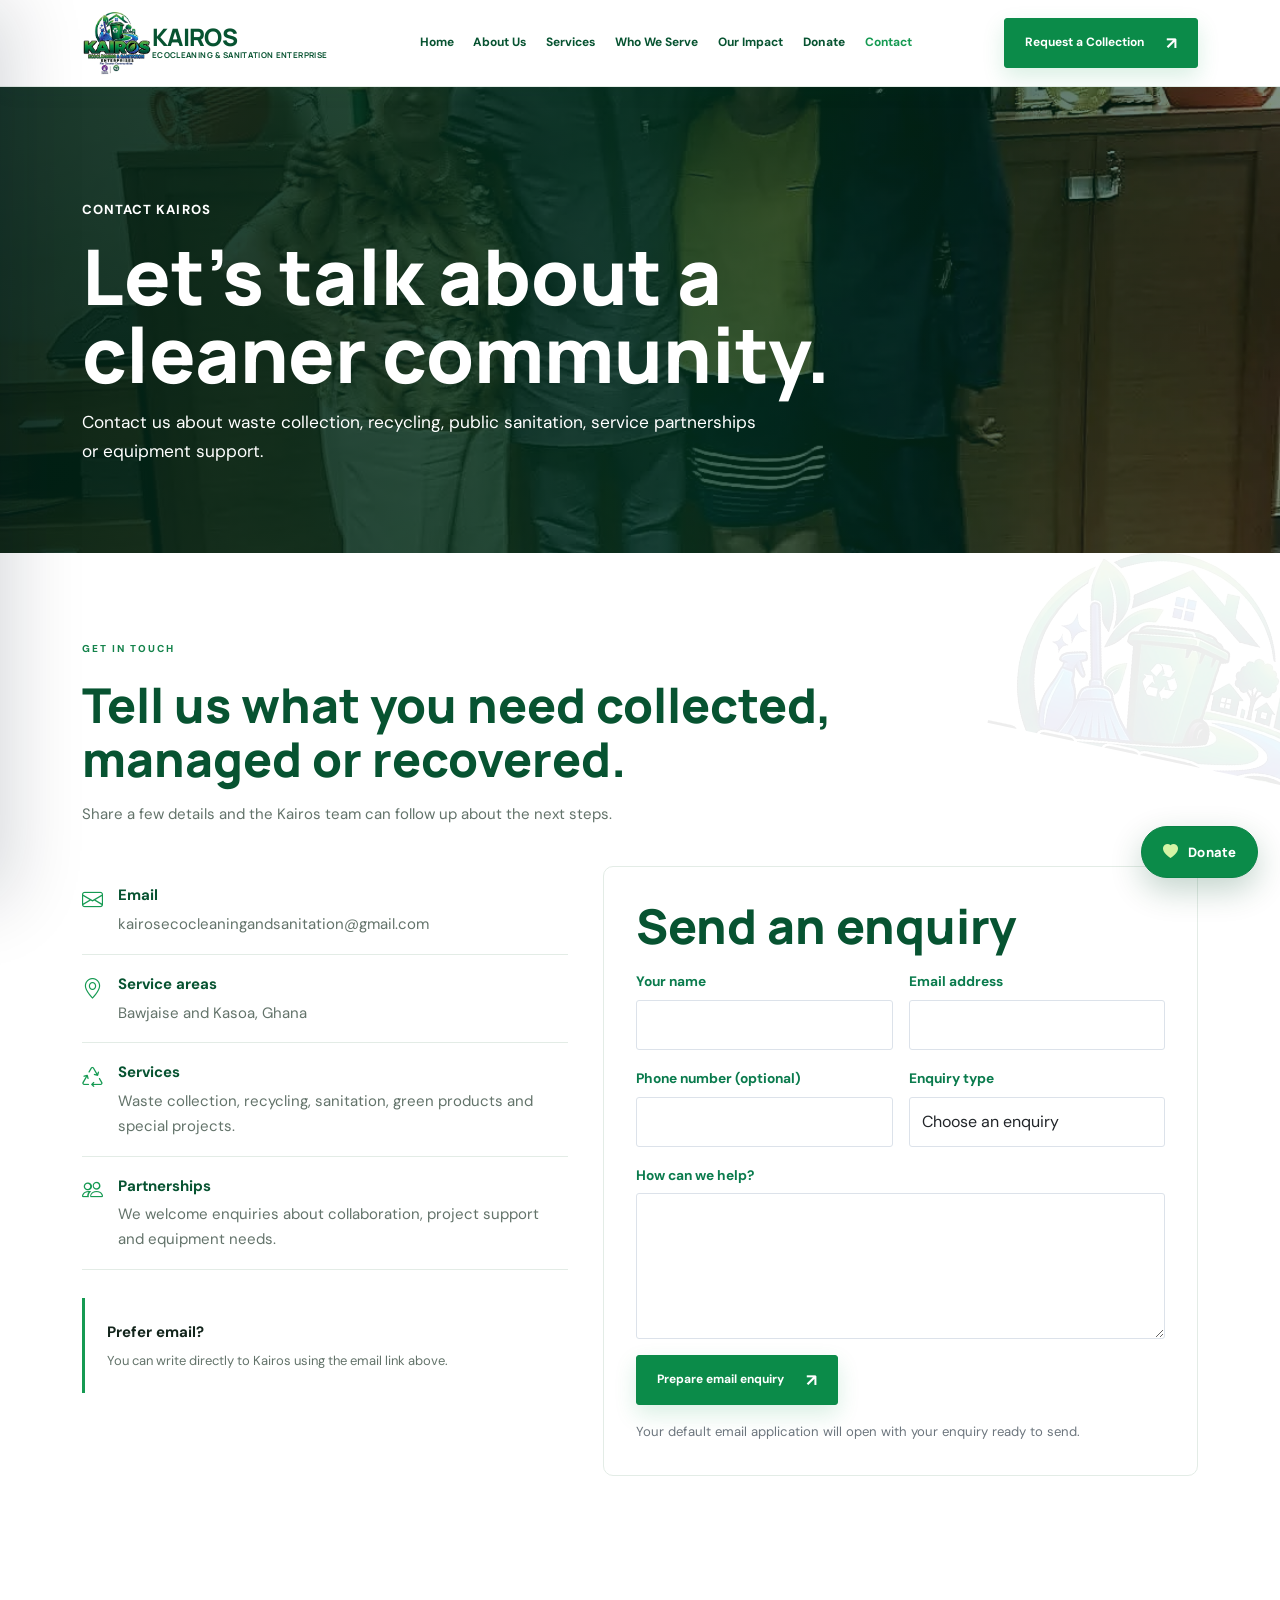
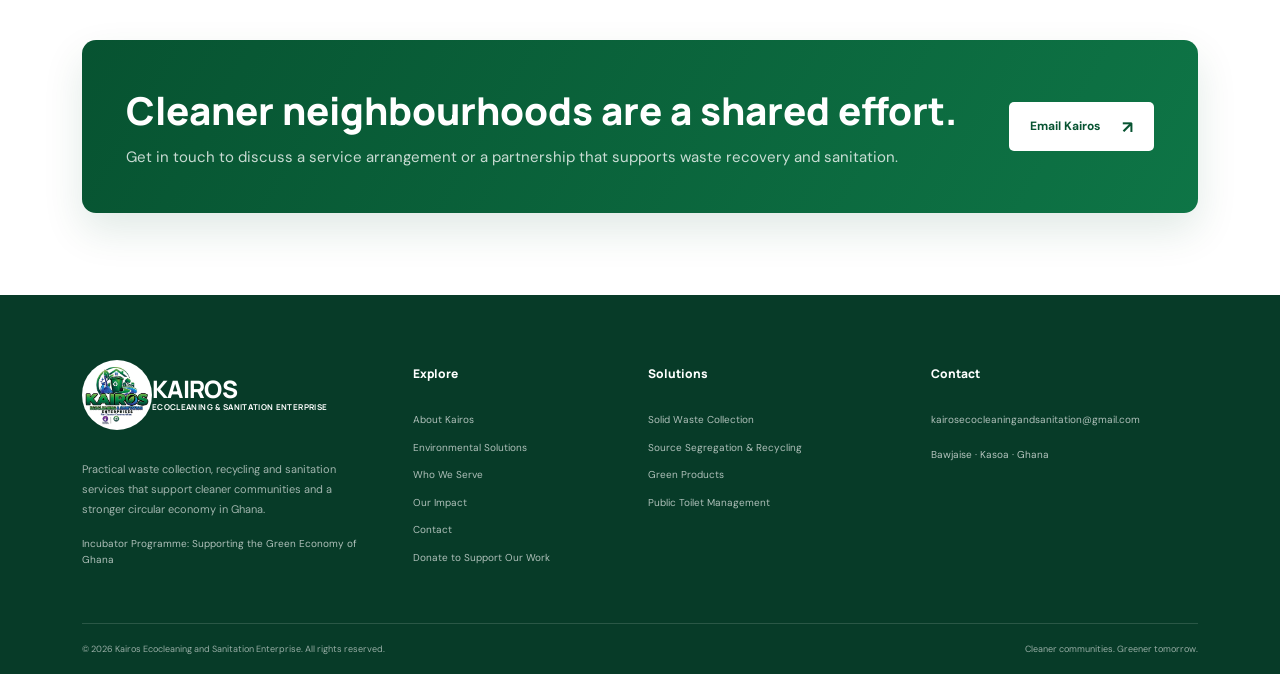
<file: contact/index.html>
<!DOCTYPE html>

<html lang="en-GH">
<head>
<meta charset="utf-8"/>
<meta content="width=device-width, initial-scale=1" name="viewport"/>
<title>Contact Kairos Ecocleaning and Sanitation Enterprise in Ghana</title>
<link href="../assets/images/kairos/kairos-favicon.png" rel="icon" type="image/png"/>
<link href="https://fonts.googleapis.com" rel="preconnect"/>
<link crossorigin="" href="https://fonts.gstatic.com" rel="preconnect"/>
<link href="https://fonts.googleapis.com/css2?family=DM+Sans:wght@400;500;600;700;800&amp;family=Manrope:wght@400;500;600;700;800&amp;display=swap" rel="stylesheet"/>
<link href="https://cdn.jsdelivr.net/npm/bootstrap-icons@1.13.1/font/bootstrap-icons.min.css" rel="stylesheet"/>
<link href="https://cdn.jsdelivr.net/npm/bootstrap@5.3.8/dist/css/bootstrap.min.css" rel="stylesheet"/>
<link href="../assets/css/style.css?v=kairos-donation-20261116" rel="stylesheet"/>
<script type="application/ld+json">{"@context":"https://schema.org","@type":"Organization","name":"Kairos Ecocleaning and Sanitation Enterprise","email":"kairosecocleaningandsanitation@gmail.com","founder":{"@type":"Person","name":"Shedrack Ayensu"},"areaServed":[{"@type":"Place","name":"Bawjaise, Ghana"},{"@type":"Place","name":"Kasoa, Ghana"}],"description":"Waste collection, recycling, source segregation and sanitation services supporting cleaner communities and a circular economy in Ghana.","url":"https://kairosecocleaning.com/","logo":"https://kairosecocleaning.com/assets/images/kairos/kairos-logo.webp","image":"https://kairosecocleaning.com/assets/images/kairos/kairos-social-preview.webp"}</script><script type="application/ld+json">{"@context":"https://schema.org","@type":"WebPage","name":"Contact Kairos Ecocleaning and Sanitation Enterprise","description":"Contact Kairos about household waste collection, commercial waste services, recycling, community sanitation, partnerships and service enquiries in Bawjaise and Kasoa, Ghana.","inLanguage":"en-GH","url":"https://kairosecocleaning.com/contact/","isPartOf":{"@type":"WebSite","name":"Kairos Ecocleaning and Sanitation Enterprise","url":"https://kairosecocleaning.com/"}}</script><meta content="Contact Kairos Ecocleaning and Sanitation Enterprise about waste collection, recycling, sanitation services, partnerships and community programmes in Ghana." name="description"/><meta content="index, follow, max-image-preview:large, max-snippet:-1, max-video-preview:-1" name="robots"/><meta content="index, follow, max-image-preview:large, max-snippet:-1, max-video-preview:-1" name="googlebot"/><meta content="Kairos Ecocleaning and Sanitation Enterprise" name="author"/><meta content="strict-origin-when-cross-origin" name="referrer"/><meta content="#ffffff" name="theme-color"/><meta content="website" property="og:type"/><meta content="Kairos Ecocleaning and Sanitation Enterprise" property="og:site_name"/><meta content="en_GH" property="og:locale"/><meta content="Contact Kairos Ecocleaning and Sanitation Enterprise in Ghana" property="og:title"/><meta content="Contact Kairos Ecocleaning and Sanitation Enterprise about waste collection, recycling, sanitation services, partnerships and community programmes in Ghana." property="og:description"/><meta content="https://kairosecocleaning.com/contact/" property="og:url"/><meta content="https://kairosecocleaning.com/assets/images/kairos/kairos-social-preview.webp" property="og:image"/><meta content="Kairos Ecocleaning and Sanitation Enterprise waste collection and recycling" property="og:image:alt"/><meta content="image/webp" property="og:image:type"/><meta content="1200" property="og:image:width"/><meta content="630" property="og:image:height"/><meta content="summary_large_image" name="twitter:card"/><meta content="Contact Kairos Ecocleaning and Sanitation Enterprise in Ghana" name="twitter:title"/><meta content="Contact Kairos Ecocleaning and Sanitation Enterprise about waste collection, recycling, sanitation services, partnerships and community programmes in Ghana." name="twitter:description"/><meta content="https://kairosecocleaning.com/assets/images/kairos/kairos-social-preview.webp" name="twitter:image"/><meta content="Kairos Ecocleaning and Sanitation Enterprise waste collection and recycling" name="twitter:image:alt"/><link href="https://kairosecocleaning.com/contact/" rel="canonical"/></head><body class="kairos-page" data-page="contact">
<a class="skip-link" href="#main">Skip to content</a>
<header class="site-header" data-header="">
<nav aria-label="Main navigation" class="navbar site-nav">
<div class="container nav-container">
<a aria-label="Kairos Ecocleaning and Sanitation Enterprise home" class="brand kairos-brand" href="../"><img alt="Kairos logo" class="brand-logo" src="../assets/images/kairos/kairos-logo.webp"/><span class="brand-copy"><strong>KAIROS</strong><small>Ecocleaning &amp; Sanitation Enterprise</small></span></a>
<div class="desktop-nav d-none d-lg-flex align-items-center"><a class="nav-link" href="../#home">Home</a><a class="nav-link" href="../about/">About Us</a><a class="nav-link" href="../services/">Services</a><a class="nav-link" href="../who-we-serve/">Who We Serve</a><a class="nav-link" href="../impact/">Our Impact</a><a class="nav-link nav-donate" href="../donation/">Donate</a><a class="nav-link active" href="../contact/">Contact</a></div>
<div class="nav-actions"><a class="button button-red nav-quote d-none d-md-inline-flex" href="../contact/">Request a Collection <span>↗</span></a>
<button aria-expanded="false" aria-label="Open navigation menu" class="menu-toggle d-lg-none" data-menu-open="" type="button"><span></span><span></span><span></span></button>
</div>
</div>
</nav>
</header>
<div class="menu-backdrop" data-menu-backdrop=""></div>
<aside aria-hidden="true" aria-label="Mobile navigation" class="mobile-drawer" data-mobile-drawer="">
<div class="drawer-top"><a aria-label="Kairos home" class="drawer-brand" href="../"><img alt="Kairos logo" class="drawer-brand-logo" src="../assets/images/kairos/kairos-logo.webp"/><span class="brand-copy"><strong>KAIROS</strong><small>Ecocleaning &amp; Sanitation Enterprise</small></span></a><button aria-label="Close navigation menu" class="drawer-close" data-menu-close="" type="button">×</button></div>
<p class="drawer-label">Explore Kairos</p><a data-drawer-link="" href="../#home">Home</a><a data-drawer-link="" href="../about/">About Us</a><a data-drawer-link="" href="../services/">Services</a><a data-drawer-link="" href="../who-we-serve/">Who We Serve</a><a data-drawer-link="" href="../impact/">Our Impact</a><a class="nav-donate" data-drawer-link="True" href="../donation/">Donate</a><a data-drawer-link="" href="../contact/">Contact</a>
<div class="drawer-bottom"><small>Cleaner communities begin with responsible waste management.</small><a class="button button-red" data-drawer-link="" href="../contact/">Talk to our team <span>↗</span></a></div>
</aside>
<main id="main">
<section class="page-hero kairos-page-hero"><img alt="Kairos team meeting" class="page-hero-image" loading="eager" src="../assets/images/kairos/kairos-community-meeting.webp"/><div class="page-hero-shade"></div><div class="container"><span class="page-crumb">Contact Kairos</span><h1>Let’s talk about a cleaner community.</h1><p>Contact us about waste collection, recycling, public sanitation, service partnerships or equipment support.</p></div></section>
<section class="page-content kairos-watermark"><div class="container"><div class="page-intro"><span class="eyebrow">Get in touch</span><h2>Tell us what you need collected, managed or recovered.</h2><p>Share a few details and the Kairos team can follow up about the next steps.</p></div><div class="contact-grid"><div><div class="contact-item"><i class="bi bi-envelope"></i><div><strong>Email</strong><a href="mailto:kairosecocleaningandsanitation@gmail.com">kairosecocleaningandsanitation@gmail.com</a></div></div><div class="contact-item"><i class="bi bi-geo-alt"></i><div><strong>Service areas</strong><span>Bawjaise and Kasoa, Ghana</span></div></div><div class="contact-item"><i class="bi bi-recycle"></i><div><strong>Services</strong><span>Waste collection, recycling, sanitation, green products and special projects.</span></div></div><div class="contact-item"><i class="bi bi-people"></i><div><strong>Partnerships</strong><span>We welcome enquiries about collaboration, project support and equipment needs.</span></div></div><div class="contact-note"><strong>Prefer email?</strong><p>You can write directly to Kairos using the email link above.</p></div></div><form class="contact-form" data-enquiry-form="" data-recipient="kairosecocleaningandsanitation@gmail.com"><h3 class="content-heading">Send an enquiry</h3><div class="row g-3"><div class="col-md-6"><label for="name">Your name</label><input autocomplete="name" class="form-control" id="name" name="name" required=""/></div><div class="col-md-6"><label for="email">Email address</label><input autocomplete="email" class="form-control" id="email" name="email" required="" type="email"/></div><div class="col-md-6"><label for="phone">Phone number (optional)</label><input autocomplete="tel" class="form-control" id="phone" name="phone" type="tel"/></div><div class="col-md-6"><label for="enquiry">Enquiry type</label><select class="form-select" id="enquiry" name="enquiry" required=""><option value="">Choose an enquiry</option><option>Household waste collection</option><option>Commercial waste collection</option><option>Recycling and source segregation</option><option>Public toilet management</option><option>Special project or consultancy</option><option>Equipment or funding partnership</option><option>Other</option></select></div><div class="col-12"><label for="message">How can we help?</label><textarea class="form-control" id="message" name="message" required="" rows="5"></textarea></div><div class="col-12"><button class="button button-red" type="submit">Prepare email enquiry <span>↗</span></button><small class="d-block mt-3 text-secondary">Your default email application will open with your enquiry ready to send.</small></div></div></form></div></div></section>
<section class="page-content kairos-soft-section"><div class="container"><div class="cta-panel"><div><h2>Cleaner neighbourhoods are a shared effort.</h2><p>Get in touch to discuss a service arrangement or a partnership that supports waste recovery and sanitation.</p></div><a class="button button-light" href="mailto:kairosecocleaningandsanitation@gmail.com">Email Kairos <span>↗</span></a></div></div></section>
</main>
<footer class="site-footer">
<div class="container"><div class="footer-main">
<div class="footer-brand-col"><a class="brand kairos-brand footer-logo" href="../"><img alt="Kairos logo" class="brand-logo" src="../assets/images/kairos/kairos-logo.webp"/><span class="brand-copy"><strong>KAIROS</strong><small>Ecocleaning &amp; Sanitation Enterprise</small></span></a><p>Practical waste collection, recycling and sanitation services that support cleaner communities and a stronger circular economy in Ghana.</p><span class="footer-programme">Incubator Programme: Supporting the Green Economy of Ghana</span></div>
<div><h4>Explore</h4><a href="../about/">About Kairos</a><a href="../services/">Environmental Solutions</a><a href="../who-we-serve/">Who We Serve</a><a href="../impact/">Our Impact</a><a href="../contact/">Contact</a><a class="footer-explore-donate" href="../donation/">Donate to Support Our Work</a></div>
<div><h4>Solutions</h4><a href="../services/#solid-waste">Solid Waste Collection</a><a href="../services/#recycling">Source Segregation &amp; Recycling</a><a href="../services/#green-products">Green Products</a><a href="../services/#toilet-management">Public Toilet Management</a></div>
<div><h4>Contact</h4><a href="mailto:kairosecocleaningandsanitation@gmail.com">kairosecocleaningandsanitation@gmail.com</a><p class="footer-areas">Bawjaise · Kasoa · Ghana</p></div>
</div><div class="footer-bottom"><span>© <span data-current-year=""></span> Kairos Ecocleaning and Sanitation Enterprise. All rights reserved.</span><span>Cleaner communities. Greener tomorrow.</span></div></div>
</footer>
<a aria-label="Donate to support Kairos Ecocleaning and Sanitation Enterprise" class="floating-donation" href="../donation/"><i aria-hidden="true" class="bi bi-heart-fill"></i><span>Donate</span></a><button aria-label="Back to top" class="back-to-top" data-back-to-top="" type="button">↑</button>
<script defer="" src="../assets/js/main.js?v=kairos-donation-20261116"></script>
</body></html>
</file>
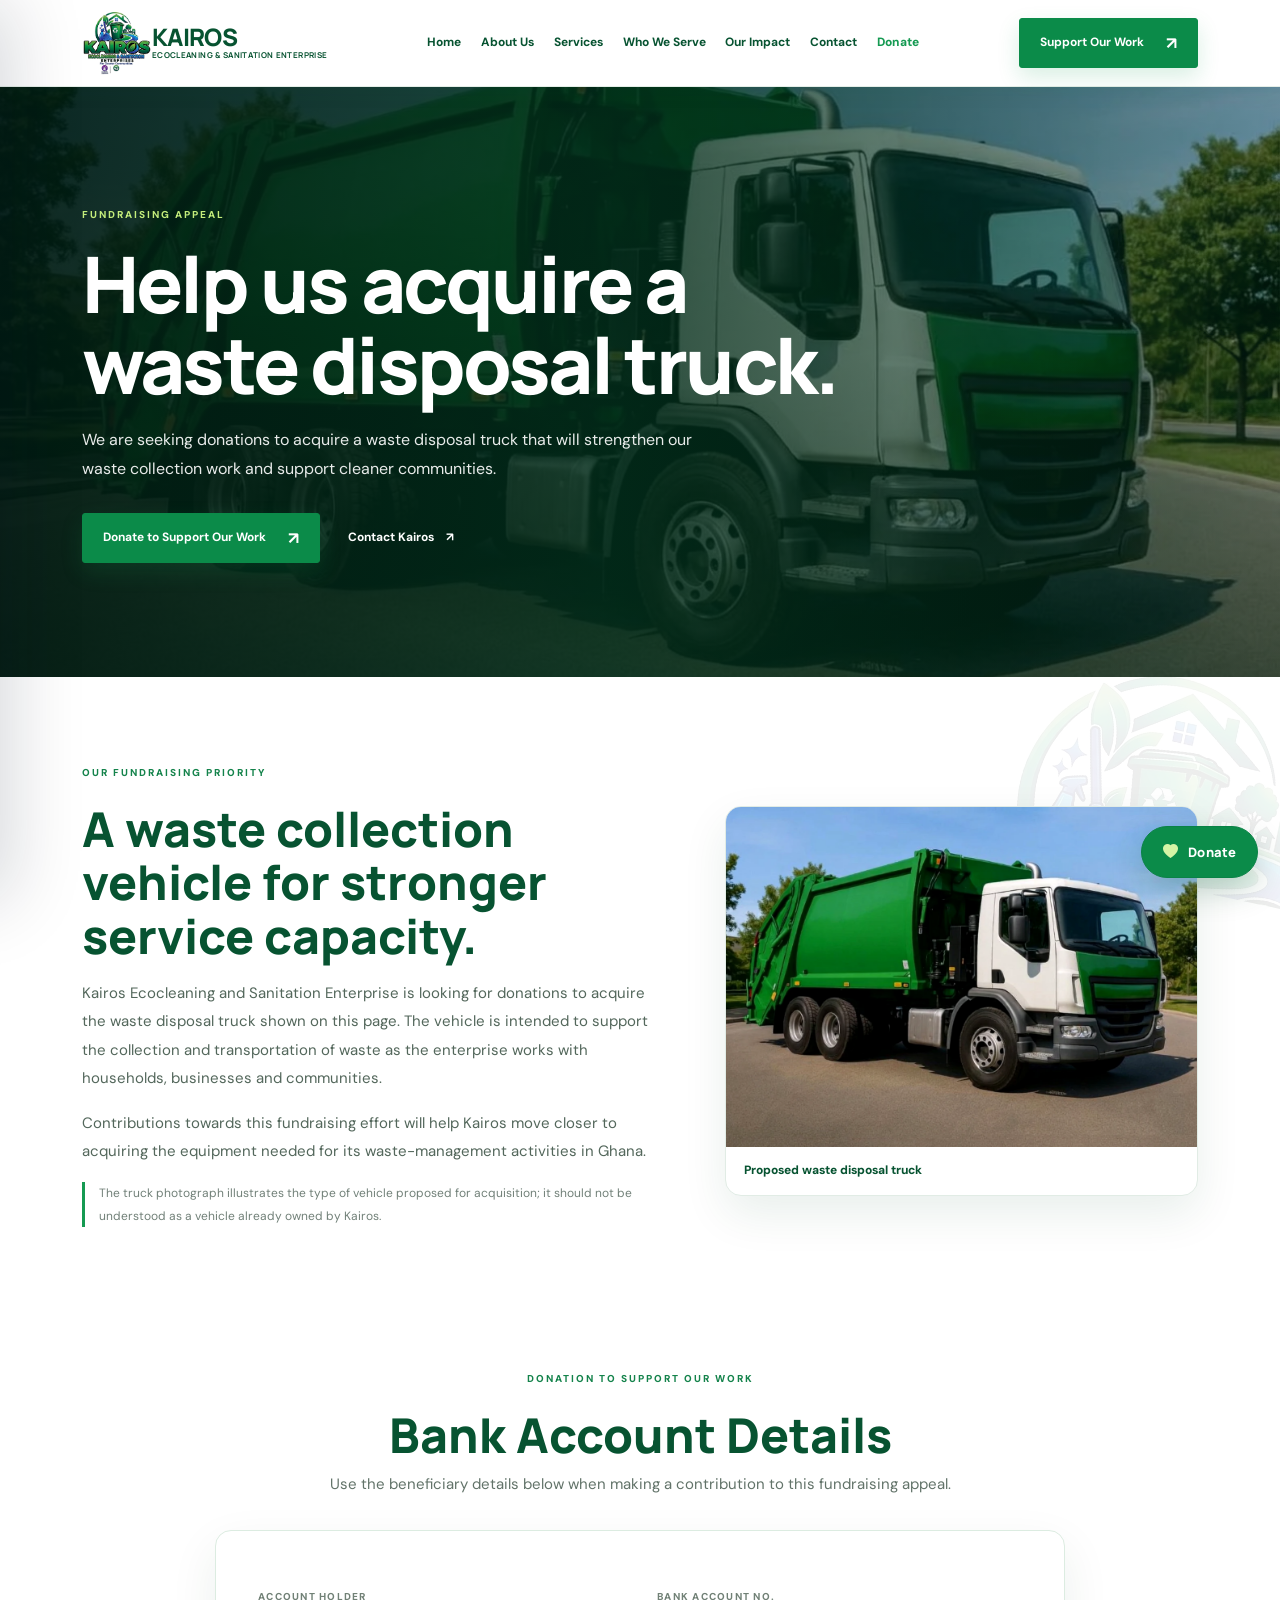
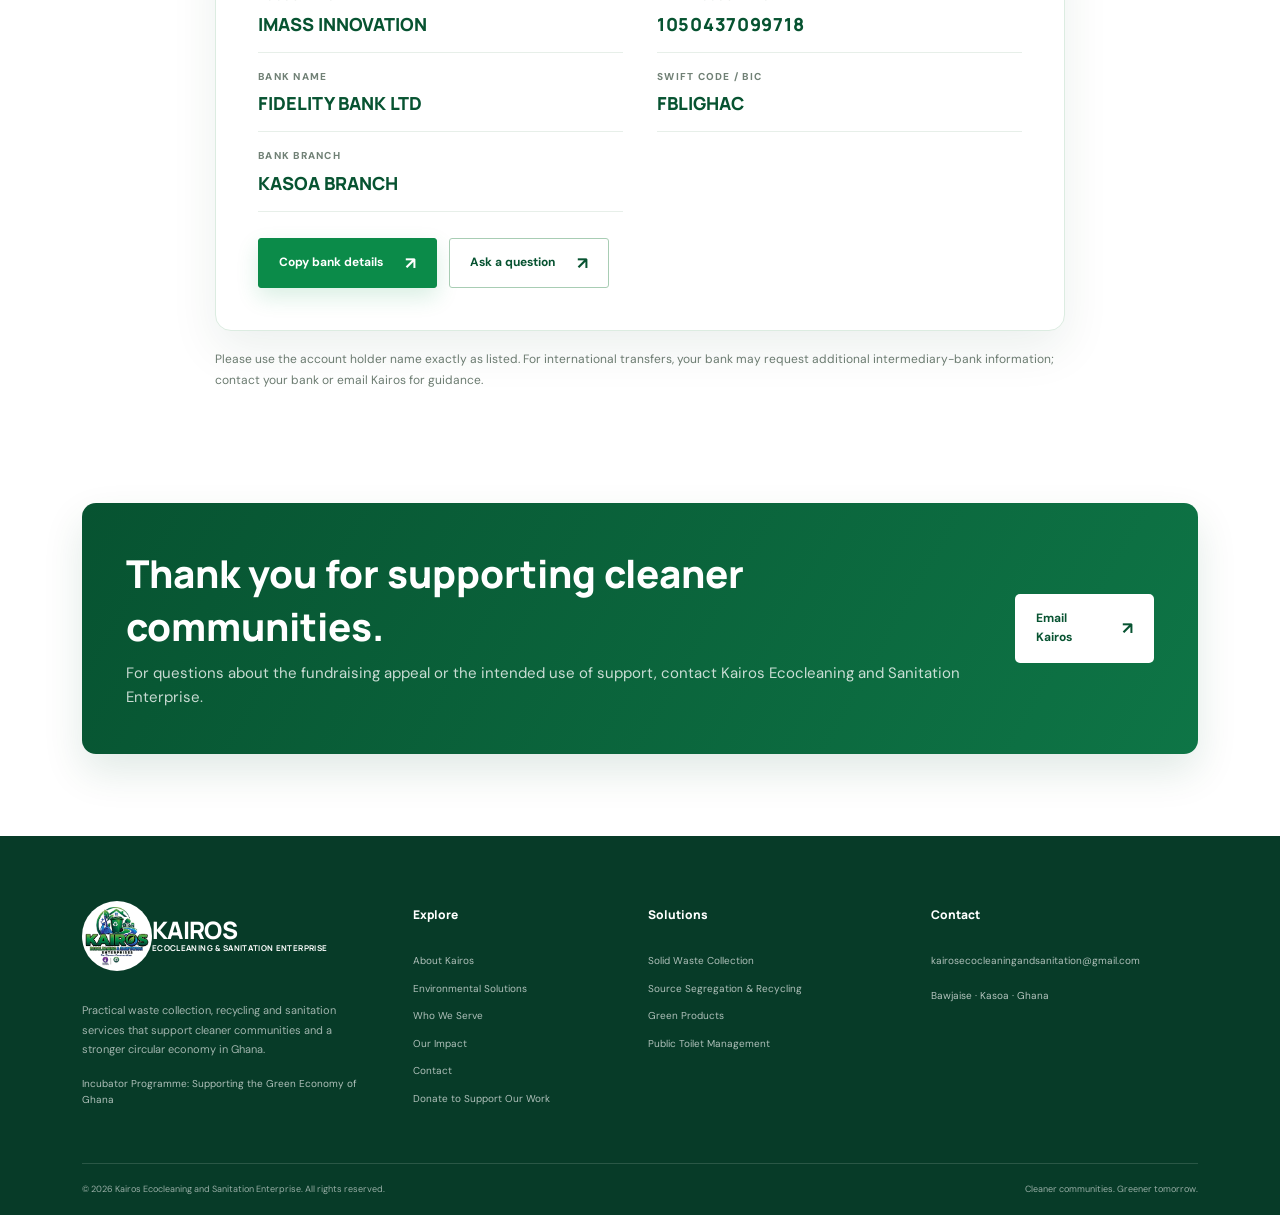
<file: donation/index.html>
<!DOCTYPE html>

<html lang="en-GH">
<head>
<meta charset="utf-8"/>
<meta content="width=device-width, initial-scale=1" name="viewport"/>
<title>Donate to Kairos – Support Waste Collection and Recycling in Ghana</title>
<link href="../assets/images/kairos/kairos-favicon.png" rel="icon" type="image/png"/>
<link href="https://fonts.googleapis.com" rel="preconnect"/>
<link crossorigin="" href="https://fonts.gstatic.com" rel="preconnect"/>
<link href="https://fonts.googleapis.com/css2?family=DM+Sans:wght@400;500;600;700;800&amp;family=Manrope:wght@400;500;600;700;800&amp;display=swap" rel="stylesheet"/>
<link href="https://cdn.jsdelivr.net/npm/bootstrap-icons@1.13.1/font/bootstrap-icons.min.css" rel="stylesheet"/>
<link href="https://cdn.jsdelivr.net/npm/bootstrap@5.3.8/dist/css/bootstrap.min.css" rel="stylesheet"/>
<link href="../assets/css/style.css?v=kairos-donation-20261116" rel="stylesheet"/>
<script type="application/ld+json">{"@context":"https://schema.org","@type":"Organization","name":"Kairos Ecocleaning and Sanitation Enterprise","email":"kairosecocleaningandsanitation@gmail.com","founder":{"@type":"Person","name":"Shedrack Ayensu"},"areaServed":[{"@type":"Place","name":"Bawjaise, Ghana"},{"@type":"Place","name":"Kasoa, Ghana"}],"description":"Waste collection, recycling, source segregation and sanitation services supporting cleaner communities and a circular economy in Ghana.","url":"https://kairosecocleaning.com/","logo":"https://kairosecocleaning.com/assets/images/kairos/kairos-logo.webp","image":"https://kairosecocleaning.com/assets/images/kairos/kairos-social-preview.webp"}</script><script type="application/ld+json">{"@context":"https://schema.org","@type":"WebPage","name":"Donate to Kairos – Support Waste Collection and Recycling in Ghana","description":"Support Kairos Ecocleaning and Sanitation Enterprise in Ghana. Donations are being sought to acquire a waste disposal truck for collection and sanitation work.","inLanguage":"en-GH","url":"https://kairosecocleaning.com/donation/","isPartOf":{"@type":"WebSite","name":"Kairos Ecocleaning and Sanitation Enterprise","url":"https://kairosecocleaning.com/"}}</script><meta content="Support Kairos Ecocleaning and Sanitation Enterprise in Ghana. Donations are being sought to acquire a waste disposal truck for collection and sanitation work." name="description"/><meta content="index, follow, max-image-preview:large, max-snippet:-1, max-video-preview:-1" name="robots"/><meta content="index, follow, max-image-preview:large, max-snippet:-1, max-video-preview:-1" name="googlebot"/><meta content="Kairos Ecocleaning and Sanitation Enterprise" name="author"/><meta content="strict-origin-when-cross-origin" name="referrer"/><meta content="#ffffff" name="theme-color"/><meta content="website" property="og:type"/><meta content="Kairos Ecocleaning and Sanitation Enterprise" property="og:site_name"/><meta content="en_GH" property="og:locale"/><meta content="Donate to Kairos – Support Waste Collection and Recycling in Ghana" property="og:title"/><meta content="Support Kairos Ecocleaning and Sanitation Enterprise in Ghana. Donations are being sought to acquire a waste disposal truck for collection and sanitation work." property="og:description"/><meta content="https://kairosecocleaning.com/donation/" property="og:url"/><meta content="https://kairosecocleaning.com/assets/images/kairos/kairos-social-preview.webp" property="og:image"/><meta content="Kairos Ecocleaning and Sanitation Enterprise waste collection and recycling" property="og:image:alt"/><meta content="image/webp" property="og:image:type"/><meta content="1200" property="og:image:width"/><meta content="630" property="og:image:height"/><meta content="summary_large_image" name="twitter:card"/><meta content="Donate to Kairos – Support Waste Collection and Recycling in Ghana" name="twitter:title"/><meta content="Support Kairos Ecocleaning and Sanitation Enterprise in Ghana. Donations are being sought to acquire a waste disposal truck for collection and sanitation work." name="twitter:description"/><meta content="https://kairosecocleaning.com/assets/images/kairos/kairos-social-preview.webp" name="twitter:image"/><meta content="Kairos Ecocleaning and Sanitation Enterprise waste collection and recycling" name="twitter:image:alt"/><link href="https://kairosecocleaning.com/donation/" rel="canonical"/></head>
<body class="kairos-page donation-page" data-page="donation">
<a class="skip-link" href="#main">Skip to content</a>
<header class="site-header" data-header="">
<nav aria-label="Main navigation" class="navbar site-nav">
<div class="container nav-container">
<a aria-label="Kairos Ecocleaning and Sanitation Enterprise home" class="brand kairos-brand" href="../"><img alt="Kairos logo" class="brand-logo" src="../assets/images/kairos/kairos-logo.webp"/><span class="brand-copy"><strong>KAIROS</strong><small>Ecocleaning &amp; Sanitation Enterprise</small></span></a>
<div class="desktop-nav d-none d-lg-flex align-items-center"><a class="nav-link" href="../">Home</a><a class="nav-link" href="../about/">About Us</a><a class="nav-link" href="../services/">Services</a><a class="nav-link" href="../who-we-serve/">Who We Serve</a><a class="nav-link" href="../impact/">Our Impact</a><a class="nav-link" href="../contact/">Contact</a><a class="nav-link nav-donate active" href="./">Donate</a></div>
<div class="nav-actions"><a class="button button-red nav-quote d-none d-md-inline-flex" href="#bank-details">Support Our Work <span>↗</span></a><button aria-expanded="false" aria-label="Open navigation menu" class="menu-toggle d-lg-none" data-menu-open="" type="button"><span></span><span></span><span></span></button></div>
</div>
</nav>
</header>
<div class="menu-backdrop" data-menu-backdrop=""></div>
<aside aria-hidden="true" aria-label="Mobile navigation" class="mobile-drawer" data-mobile-drawer="">
<div class="drawer-top"><a aria-label="Kairos home" class="drawer-brand" href="../"><img alt="Kairos logo" class="drawer-brand-logo" src="../assets/images/kairos/kairos-logo.webp"/></a><button aria-label="Close navigation menu" class="drawer-close" data-menu-close="" type="button">×</button></div>
<p class="drawer-label">Explore Kairos</p><a data-drawer-link="" href="../">Home</a><a data-drawer-link="" href="../about/">About Us</a><a data-drawer-link="" href="../services/">Services</a><a data-drawer-link="" href="../who-we-serve/">Who We Serve</a><a data-drawer-link="" href="../impact/">Our Impact</a><a data-drawer-link="" href="../contact/">Contact</a><a class="nav-donate" data-drawer-link="" href="./">Donate</a>
<div class="drawer-bottom"><small>Every contribution can help strengthen responsible waste collection and recycling.</small><a class="button button-red" data-drawer-link="" href="#bank-details">View donation details <span>↗</span></a></div>
</aside>
<main id="main">
<section class="donation-hero">
<img alt="Proposed waste disposal truck Kairos is seeking support to acquire" fetchpriority="high" src="../assets/images/kairos/kairos-proposed-waste-truck.webp"/>
<div class="donation-hero-shade"></div>
<div class="container donation-hero-content">
<span class="eyebrow eyebrow-light">Fundraising appeal</span>
<h1>Help us acquire a waste disposal truck.</h1>
<p>We are seeking donations to acquire a waste disposal truck that will strengthen our waste collection work and support cleaner communities.</p>
<div class="hero-actions"><a class="button button-red" href="#bank-details">Donate to Support Our Work <span>↗</span></a><a class="text-link text-link-light" href="mailto:kairosecocleaningandsanitation@gmail.com">Contact Kairos <span>↗</span></a></div>
</div>
</section>
<section class="page-content donation-purpose kairos-watermark" id="fundraising">
<div class="container">
<div class="donation-purpose-grid">
<div>
<span class="eyebrow">Our fundraising priority</span>
<h2 class="content-heading">A waste collection vehicle for stronger service capacity.</h2>
<p>Kairos Ecocleaning and Sanitation Enterprise is looking for donations to acquire the waste disposal truck shown on this page. The vehicle is intended to support the collection and transportation of waste as the enterprise works with households, businesses and communities.</p>
<p>Contributions towards this fundraising effort will help Kairos move closer to acquiring the equipment needed for its waste-management activities in Ghana.</p>
<p class="donation-image-note">The truck photograph illustrates the type of vehicle proposed for acquisition; it should not be understood as a vehicle already owned by Kairos.</p>
</div>
<figure class="donation-truck-card"><img alt="Green and white waste disposal truck proposed for acquisition" loading="lazy" src="../assets/images/kairos/kairos-proposed-waste-truck.webp"/><figcaption>Proposed waste disposal truck</figcaption></figure>
</div>
</div>
</section>
<section class="page-content donation-bank-section" id="bank-details">
<div class="container">
<div class="donation-bank-heading"><span class="eyebrow">Donation to support our work</span><h2 class="content-heading">Bank Account Details</h2><p>Use the beneficiary details below when making a contribution to this fundraising appeal.</p></div>
<div class="donation-bank-card">
<div class="bank-detail"><span>Account Holder</span><strong>IMASS INNOVATION</strong></div>
<div class="bank-detail"><span>Bank Account No.</span><strong class="bank-number">1050437099718</strong></div>
<div class="bank-detail"><span>Bank Name</span><strong>FIDELITY BANK LTD</strong></div>
<div class="bank-detail"><span>SWIFT Code / BIC</span><strong>FBLIGHAC</strong></div>
<div class="bank-detail"><span>Bank Branch</span><strong>KASOA BRANCH</strong></div>
<div class="bank-actions"><button class="button button-red" data-copy-bank="" type="button">Copy bank details <span>↗</span></button><a class="button button-outline" href="mailto:kairosecocleaningandsanitation@gmail.com?subject=Kairos%20Donation%20Enquiry">Ask a question <span>↗</span></a></div>
</div>
<p class="bank-note">Please use the account holder name exactly as listed. For international transfers, your bank may request additional intermediary-bank information; contact your bank or email Kairos for guidance.</p>
</div>
</section>
<section class="page-content donation-contact-section">
<div class="container"><div class="cta-panel"><div><h2>Thank you for supporting cleaner communities.</h2><p>For questions about the fundraising appeal or the intended use of support, contact Kairos Ecocleaning and Sanitation Enterprise.</p></div><a class="button button-light" href="mailto:kairosecocleaningandsanitation@gmail.com">Email Kairos <span>↗</span></a></div></div>
</section>
</main>
<footer class="site-footer"><div class="container"><div class="footer-main">
<div class="footer-brand-col"><a class="brand kairos-brand footer-logo" href="../"><img alt="Kairos logo" class="brand-logo" src="../assets/images/kairos/kairos-logo.webp"/><span class="brand-copy"><strong>KAIROS</strong><small>Ecocleaning &amp; Sanitation Enterprise</small></span></a><p>Practical waste collection, recycling and sanitation services that support cleaner communities and a stronger circular economy in Ghana.</p><span class="footer-programme">Incubator Programme: Supporting the Green Economy of Ghana</span></div>
<div><h4>Explore</h4><a href="../about/">About Kairos</a><a href="../services/">Environmental Solutions</a><a href="../who-we-serve/">Who We Serve</a><a href="../impact/">Our Impact</a><a href="../contact/">Contact</a><a href="./">Donate to Support Our Work</a></div>
<div><h4>Solutions</h4><a href="../services/#solid-waste">Solid Waste Collection</a><a href="../services/#recycling">Source Segregation &amp; Recycling</a><a href="../services/#green-products">Green Products</a><a href="../services/#toilet-management">Public Toilet Management</a></div>
<div><h4>Contact</h4><a href="mailto:kairosecocleaningandsanitation@gmail.com">kairosecocleaningandsanitation@gmail.com</a><p class="footer-areas">Bawjaise · Kasoa · Ghana</p></div>
</div><div class="footer-bottom"><span>© <span data-current-year=""></span> Kairos Ecocleaning and Sanitation Enterprise. All rights reserved.</span><span>Cleaner communities. Greener tomorrow.</span></div></div></footer>
<a aria-label="Donate to support Kairos Ecocleaning and Sanitation Enterprise" class="floating-donation" href="#bank-details"><i aria-hidden="true" class="bi bi-heart-fill"></i><span>Donate</span></a>
<button aria-label="Back to top" class="back-to-top" data-back-to-top="" type="button">↑</button>
<script defer="" src="../assets/js/main.js?v=kairos-donation-20261116"></script>
<script type="application/ld+json">{"@context":"https://schema.org","@type":"DonateAction","name":"Donate to support Kairos Ecocleaning and Sanitation Enterprise","recipient":{"@type":"Organization","name":"Kairos Ecocleaning and Sanitation Enterprise"},"description":"Fundraising appeal for donations to acquire a waste disposal truck."}</script>
</body>
</html>
</file>
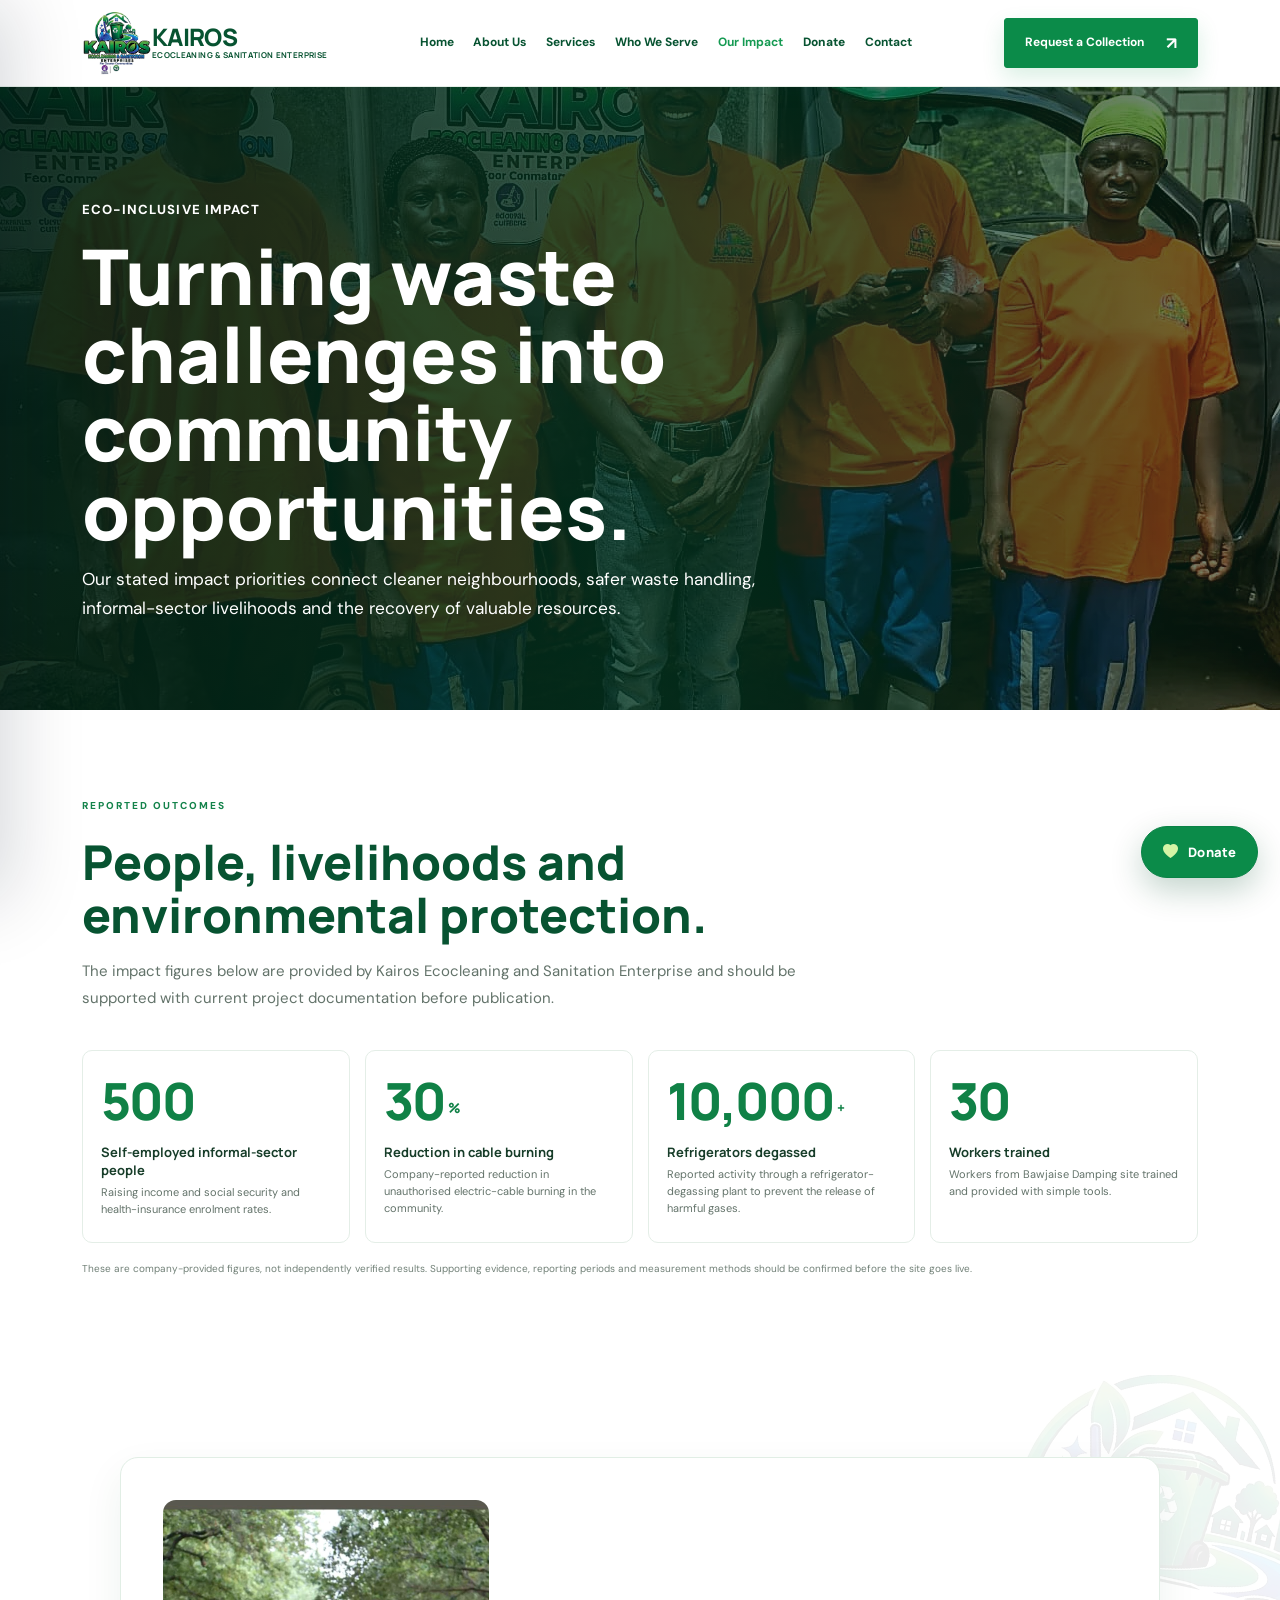
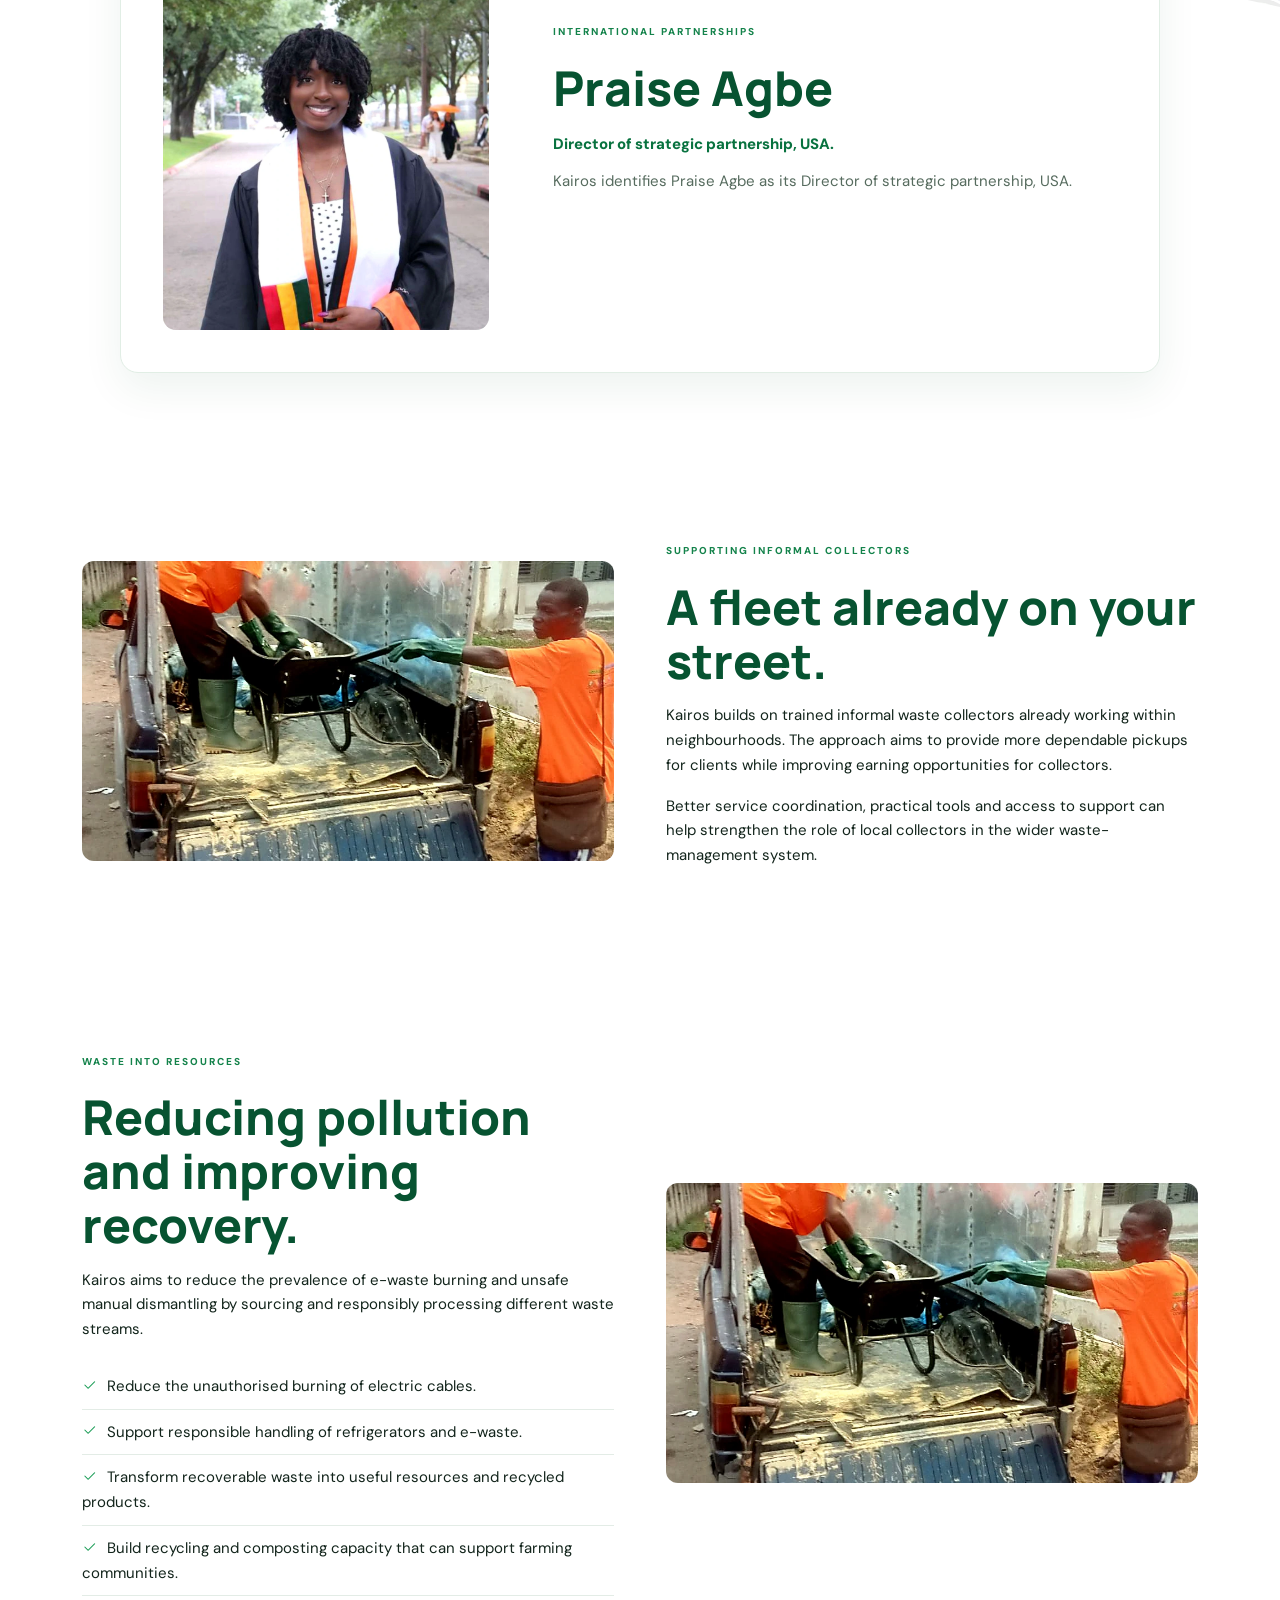
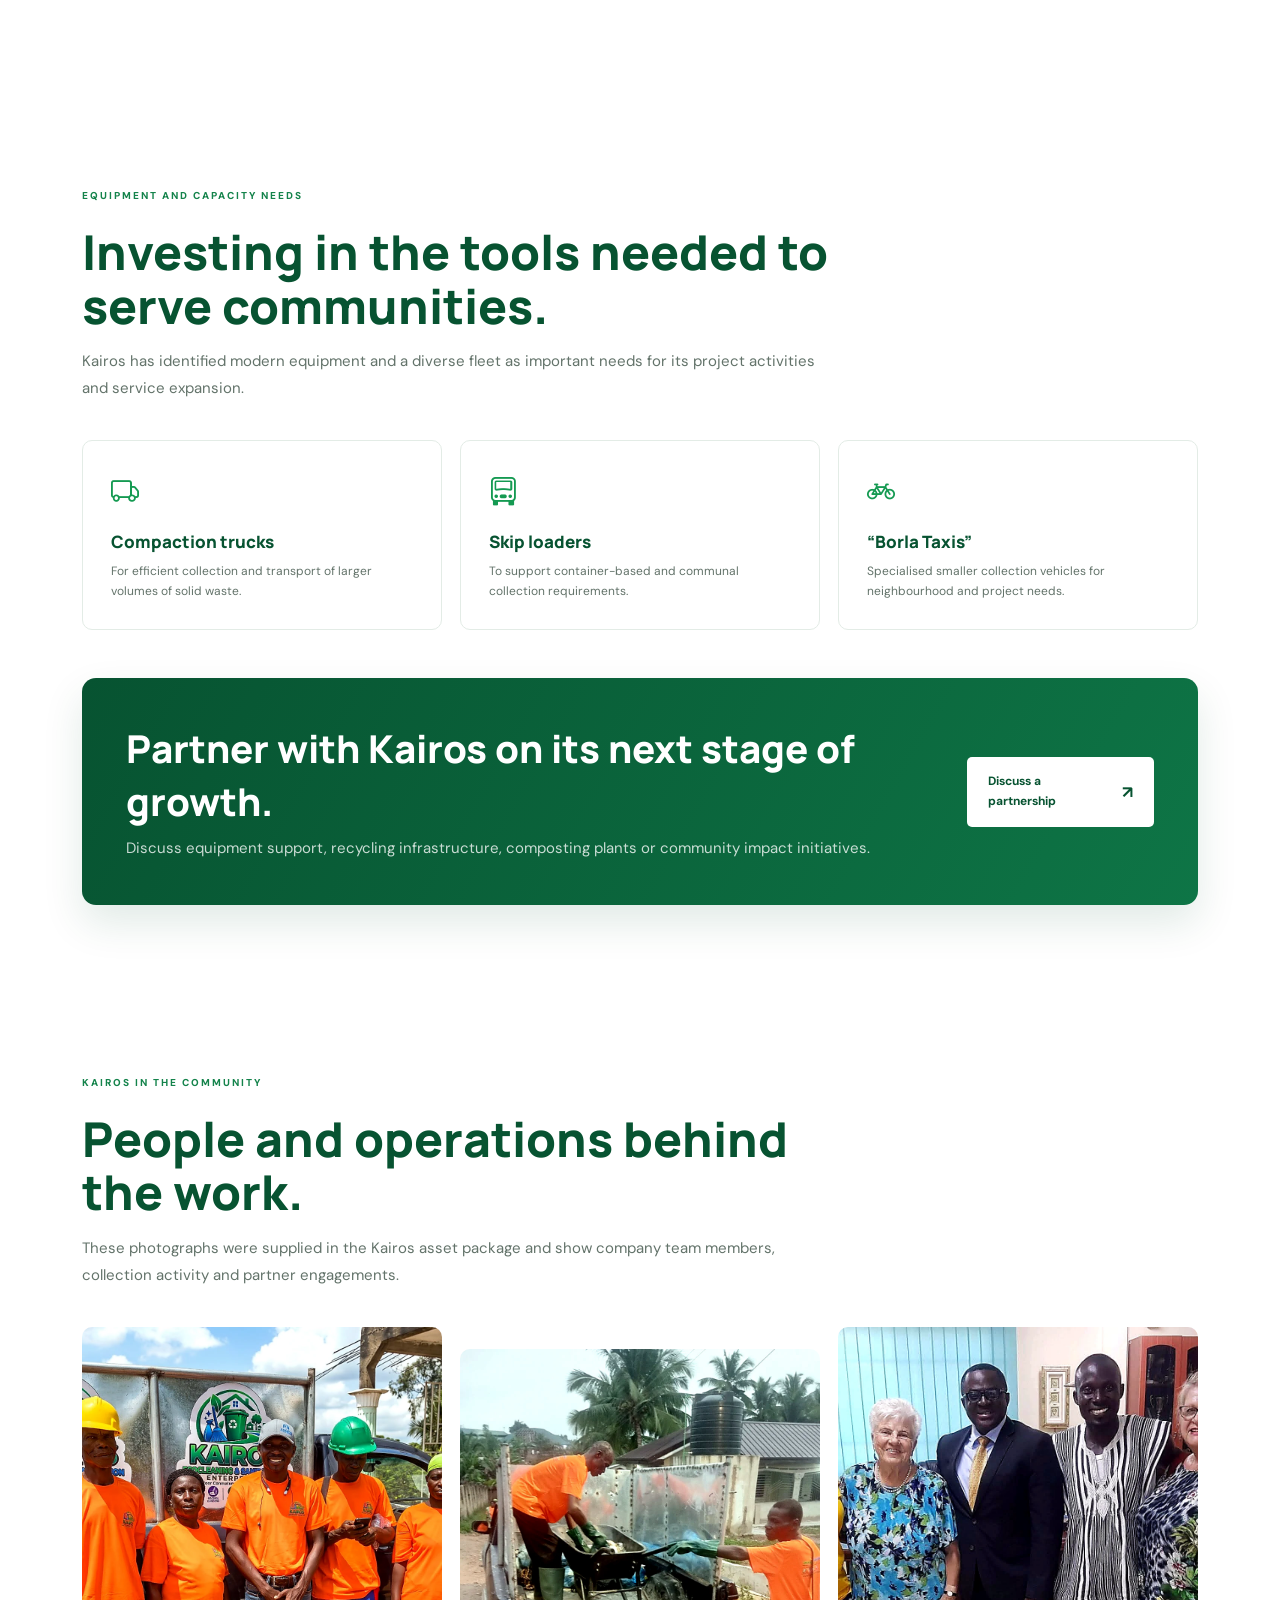
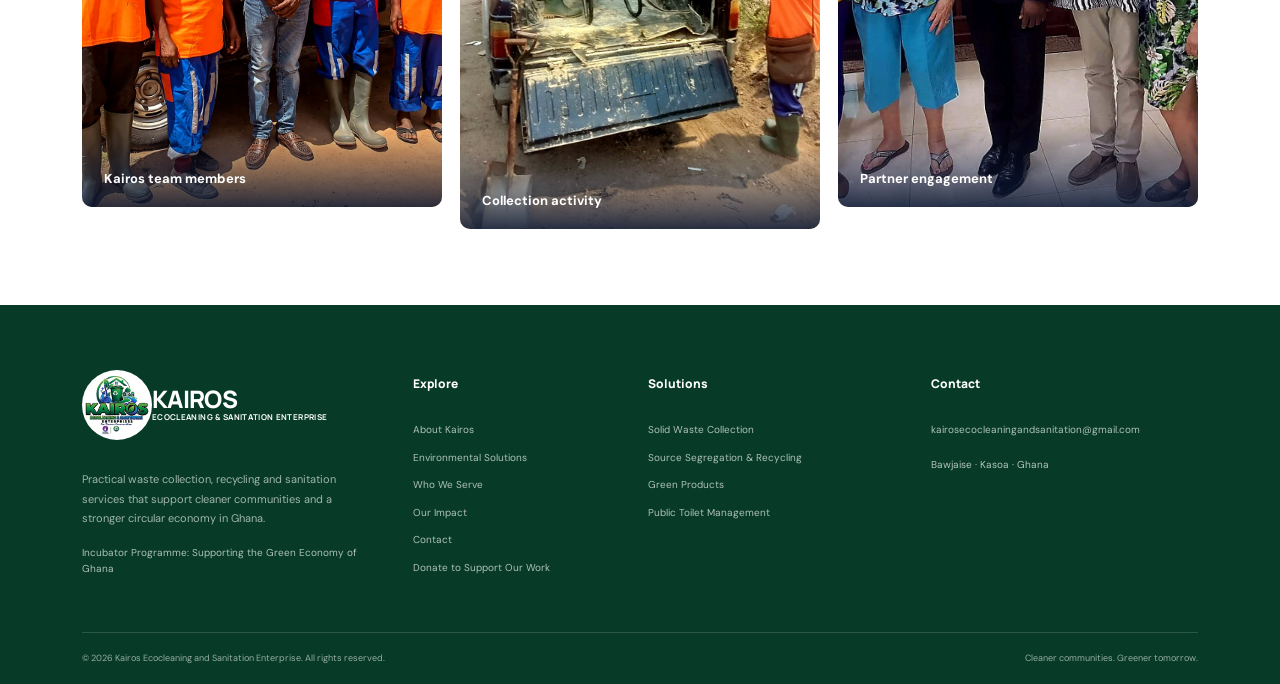
<file: impact/index.html>
<!DOCTYPE html>

<html lang="en-GH">
<head>
<meta charset="utf-8"/>
<meta content="width=device-width, initial-scale=1" name="viewport"/>
<title>Environmental and Community Impact – Kairos Ecocleaning and Sanitation</title>
<link href="../assets/images/kairos/kairos-favicon.png" rel="icon" type="image/png"/>
<link href="https://fonts.googleapis.com" rel="preconnect"/>
<link crossorigin="" href="https://fonts.gstatic.com" rel="preconnect"/>
<link href="https://fonts.googleapis.com/css2?family=DM+Sans:wght@400;500;600;700;800&amp;family=Manrope:wght@400;500;600;700;800&amp;display=swap" rel="stylesheet"/>
<link href="https://cdn.jsdelivr.net/npm/bootstrap-icons@1.13.1/font/bootstrap-icons.min.css" rel="stylesheet"/>
<link href="https://cdn.jsdelivr.net/npm/bootstrap@5.3.8/dist/css/bootstrap.min.css" rel="stylesheet"/>
<link href="../assets/css/style.css?v=kairos-donation-20261116" rel="stylesheet"/>
<script type="application/ld+json">{"@context":"https://schema.org","@type":"Organization","name":"Kairos Ecocleaning and Sanitation Enterprise","email":"kairosecocleaningandsanitation@gmail.com","founder":{"@type":"Person","name":"Shedrack Ayensu"},"areaServed":[{"@type":"Place","name":"Bawjaise, Ghana"},{"@type":"Place","name":"Kasoa, Ghana"}],"description":"Waste collection, recycling, source segregation and sanitation services supporting cleaner communities and a circular economy in Ghana.","url":"https://kairosecocleaning.com/","logo":"https://kairosecocleaning.com/assets/images/kairos/kairos-logo.webp","image":"https://kairosecocleaning.com/assets/images/kairos/kairos-social-preview.webp"}</script><script type="application/ld+json">{"@context":"https://schema.org","@type":"WebPage","name":"Kairos Environmental and Community Impact","description":"Explore Kairos company-reported work in recycling, e-waste management, informal-sector livelihoods, worker training and community sanitation in Ghana.","inLanguage":"en-GH","url":"https://kairosecocleaning.com/impact/","isPartOf":{"@type":"WebSite","name":"Kairos Ecocleaning and Sanitation Enterprise","url":"https://kairosecocleaning.com/"}}</script><meta content="Learn how Kairos works to reduce waste pollution, support informal-sector livelihoods, improve material recovery and build strategic partnerships for a cleaner Ghana." name="description"/><meta content="index, follow, max-image-preview:large, max-snippet:-1, max-video-preview:-1" name="robots"/><meta content="index, follow, max-image-preview:large, max-snippet:-1, max-video-preview:-1" name="googlebot"/><meta content="Kairos Ecocleaning and Sanitation Enterprise" name="author"/><meta content="strict-origin-when-cross-origin" name="referrer"/><meta content="#ffffff" name="theme-color"/><meta content="website" property="og:type"/><meta content="Kairos Ecocleaning and Sanitation Enterprise" property="og:site_name"/><meta content="en_GH" property="og:locale"/><meta content="Environmental and Community Impact – Kairos Ecocleaning and Sanitation" property="og:title"/><meta content="Learn how Kairos works to reduce waste pollution, support informal-sector livelihoods, improve material recovery and build strategic partnerships for a cleaner Ghana." property="og:description"/><meta content="https://kairosecocleaning.com/impact/" property="og:url"/><meta content="https://kairosecocleaning.com/assets/images/kairos/kairos-social-preview.webp" property="og:image"/><meta content="Kairos Ecocleaning and Sanitation Enterprise waste collection and recycling" property="og:image:alt"/><meta content="image/webp" property="og:image:type"/><meta content="1200" property="og:image:width"/><meta content="630" property="og:image:height"/><meta content="summary_large_image" name="twitter:card"/><meta content="Environmental and Community Impact – Kairos Ecocleaning and Sanitation" name="twitter:title"/><meta content="Learn how Kairos works to reduce waste pollution, support informal-sector livelihoods, improve material recovery and build strategic partnerships for a cleaner Ghana." name="twitter:description"/><meta content="https://kairosecocleaning.com/assets/images/kairos/kairos-social-preview.webp" name="twitter:image"/><meta content="Kairos Ecocleaning and Sanitation Enterprise waste collection and recycling" name="twitter:image:alt"/><link href="https://kairosecocleaning.com/impact/" rel="canonical"/><script type="application/ld+json">{"@context":"https://schema.org","@type":"Person","name":"Praise Agbe","jobTitle":"Director of strategic partnership, USA","worksFor":{"@type":"Organization","name":"Kairos Ecocleaning and Sanitation Enterprise","url":"https://kairosecocleaning.com/"}}</script></head><body class="kairos-page" data-page="impact">
<a class="skip-link" href="#main">Skip to content</a>
<header class="site-header" data-header="">
<nav aria-label="Main navigation" class="navbar site-nav">
<div class="container nav-container">
<a aria-label="Kairos Ecocleaning and Sanitation Enterprise home" class="brand kairos-brand" href="../"><img alt="Kairos logo" class="brand-logo" src="../assets/images/kairos/kairos-logo.webp"/><span class="brand-copy"><strong>KAIROS</strong><small>Ecocleaning &amp; Sanitation Enterprise</small></span></a>
<div class="desktop-nav d-none d-lg-flex align-items-center"><a class="nav-link" href="../#home">Home</a><a class="nav-link" href="../about/">About Us</a><a class="nav-link" href="../services/">Services</a><a class="nav-link" href="../who-we-serve/">Who We Serve</a><a class="nav-link active" href="../impact/">Our Impact</a><a class="nav-link nav-donate" href="../donation/">Donate</a><a class="nav-link" href="../contact/">Contact</a></div>
<div class="nav-actions"><a class="button button-red nav-quote d-none d-md-inline-flex" href="../contact/">Request a Collection <span>↗</span></a>
<button aria-expanded="false" aria-label="Open navigation menu" class="menu-toggle d-lg-none" data-menu-open="" type="button"><span></span><span></span><span></span></button>
</div>
</div>
</nav>
</header>
<div class="menu-backdrop" data-menu-backdrop=""></div>
<aside aria-hidden="true" aria-label="Mobile navigation" class="mobile-drawer" data-mobile-drawer="">
<div class="drawer-top"><a aria-label="Kairos home" class="drawer-brand" href="../"><img alt="Kairos logo" class="drawer-brand-logo" src="../assets/images/kairos/kairos-logo.webp"/><span class="brand-copy"><strong>KAIROS</strong><small>Ecocleaning &amp; Sanitation Enterprise</small></span></a><button aria-label="Close navigation menu" class="drawer-close" data-menu-close="" type="button">×</button></div>
<p class="drawer-label">Explore Kairos</p><a data-drawer-link="" href="../#home">Home</a><a data-drawer-link="" href="../about/">About Us</a><a data-drawer-link="" href="../services/">Services</a><a data-drawer-link="" href="../who-we-serve/">Who We Serve</a><a data-drawer-link="" href="../impact/">Our Impact</a><a class="nav-donate" data-drawer-link="True" href="../donation/">Donate</a><a data-drawer-link="" href="../contact/">Contact</a>
<div class="drawer-bottom"><small>Cleaner communities begin with responsible waste management.</small><a class="button button-red" data-drawer-link="" href="../contact/">Talk to our team <span>↗</span></a></div>
</aside>
<main id="main">
<section class="page-hero kairos-page-hero"><img alt="Kairos workers supporting local waste collection" class="page-hero-image" loading="eager" src="../assets/images/kairos/kairos-team.webp"/><div class="page-hero-shade"></div><div class="container"><span class="page-crumb">Eco-inclusive impact</span><h1>Turning waste challenges into community opportunities.</h1><p>Our stated impact priorities connect cleaner neighbourhoods, safer waste handling, informal-sector livelihoods and the recovery of valuable resources.</p></div></section>
<section class="page-content"><div class="container"><div class="page-intro"><span class="eyebrow">Reported outcomes</span><h2>People, livelihoods and environmental protection.</h2><p>The impact figures below are provided by Kairos Ecocleaning and Sanitation Enterprise and should be supported with current project documentation before publication.</p></div><div class="stats-grid impact-stats"><article class="stat-card"><div class="stat-number"><span data-count="500">500</span></div><h3>Self-employed informal-sector people</h3><p>Raising income and social security and health-insurance enrolment rates.</p></article><article class="stat-card"><div class="stat-number"><span data-count="30">30</span><sup>%</sup></div><h3>Reduction in cable burning</h3><p>Company-reported reduction in unauthorised electric-cable burning in the community.</p></article><article class="stat-card"><div class="stat-number"><span data-count="10000">10,000</span><sup>+</sup></div><h3>Refrigerators degassed</h3><p>Reported activity through a refrigerator-degassing plant to prevent the release of harmful gases.</p></article><article class="stat-card"><div class="stat-number"><span data-count="30">30</span></div><h3>Workers trained</h3><p>Workers from Bawjaise Damping site trained and provided with simple tools.</p></article></div><p class="impact-disclaimer">These are company-provided figures, not independently verified results. Supporting evidence, reporting periods and measurement methods should be confirmed before the site goes live.</p></div></section>
<section class="page-content correspondent-section kairos-watermark" id="praise-agbe">
<div class="container">
<div class="correspondent-card">
<div class="correspondent-photo"><img alt="Portrait of Praise Agbe" loading="lazy" src="../assets/images/kairos/kairos-us-correspondent.webp"/></div>
<div class="correspondent-copy">
<span class="eyebrow">International partnerships</span>
<h2 class="content-heading">Praise Agbe</h2>
<p class="correspondent-role">Director of strategic partnership, USA.</p>
<p>Kairos identifies Praise Agbe as its Director of strategic partnership, USA.</p>
</div>
</div>
</div>
</section>
<section class="page-content kairos-soft-section"><div class="container"><div class="two-col"><div class="service-detail-image"><img alt="Kairos waste collectors loading collected materials" loading="lazy" src="../assets/images/kairos/kairos-collection-work.webp"/></div><div><span class="eyebrow">Supporting informal collectors</span><h2 class="content-heading">A fleet already on your street.</h2><p>Kairos builds on trained informal waste collectors already working within neighbourhoods. The approach aims to provide more dependable pickups for clients while improving earning opportunities for collectors.</p><p>Better service coordination, practical tools and access to support can help strengthen the role of local collectors in the wider waste-management system.</p></div></div></div></section>
<section class="page-content"><div class="container"><div class="two-col"><div><span class="eyebrow">Waste into resources</span><h2 class="content-heading">Reducing pollution and improving recovery.</h2><p>Kairos aims to reduce the prevalence of e-waste burning and unsafe manual dismantling by sourcing and responsibly processing different waste streams.</p><ul class="check-list"><li><i class="bi bi-check2"></i>Reduce the unauthorised burning of electric cables.</li><li><i class="bi bi-check2"></i>Support responsible handling of refrigerators and e-waste.</li><li><i class="bi bi-check2"></i>Transform recoverable waste into useful resources and recycled products.</li><li><i class="bi bi-check2"></i>Build recycling and composting capacity that can support farming communities.</li></ul></div><div class="service-detail-image"><img alt="Kairos collection workers handling recovered materials" loading="lazy" src="../assets/images/kairos/kairos-collection-work.webp"/></div></div></div></section>
<section class="page-content kairos-soft-section"><div class="container"><div class="page-intro"><span class="eyebrow">Equipment and capacity needs</span><h2>Investing in the tools needed to serve communities.</h2><p>Kairos has identified modern equipment and a diverse fleet as important needs for its project activities and service expansion.</p></div><div class="equipment-grid"><article><i class="bi bi-truck"></i><h3>Compaction trucks</h3><p>For efficient collection and transport of larger volumes of solid waste.</p></article><article><i class="bi bi-truck-front"></i><h3>Skip loaders</h3><p>To support container-based and communal collection requirements.</p></article><article><i class="bi bi-bicycle"></i><h3>“Borla Taxis”</h3><p>Specialised smaller collection vehicles for neighbourhood and project needs.</p></article></div><div class="cta-panel mt-5"><div><h2>Partner with Kairos on its next stage of growth.</h2><p>Discuss equipment support, recycling infrastructure, composting plants or community impact initiatives.</p></div><a class="button button-light" href="../contact/">Discuss a partnership <span>↗</span></a></div></div></section>
<section class="page-content"><div class="container"><div class="page-intro"><span class="eyebrow">Kairos in the community</span><h2>People and operations behind the work.</h2><p>These photographs were supplied in the Kairos asset package and show company team members, collection activity and partner engagements.</p></div><div class="project-gallery kairos-photo-gallery"><figure class="image-card"><img alt="Kairos team members" loading="lazy" src="../assets/images/kairos/kairos-team.webp"/><figcaption>Kairos team members</figcaption></figure><figure class="image-card"><img alt="Kairos collection workers at a vehicle" loading="lazy" src="../assets/images/kairos/kairos-collection-work.webp"/><figcaption>Collection activity</figcaption></figure><figure class="image-card"><img alt="Kairos meeting with partners" loading="lazy" src="../assets/images/kairos/kairos-partners.webp"/><figcaption>Partner engagement</figcaption></figure></div></div></section>
</main>
<footer class="site-footer">
<div class="container"><div class="footer-main">
<div class="footer-brand-col"><a class="brand kairos-brand footer-logo" href="../"><img alt="Kairos logo" class="brand-logo" src="../assets/images/kairos/kairos-logo.webp"/><span class="brand-copy"><strong>KAIROS</strong><small>Ecocleaning &amp; Sanitation Enterprise</small></span></a><p>Practical waste collection, recycling and sanitation services that support cleaner communities and a stronger circular economy in Ghana.</p><span class="footer-programme">Incubator Programme: Supporting the Green Economy of Ghana</span></div>
<div><h4>Explore</h4><a href="../about/">About Kairos</a><a href="../services/">Environmental Solutions</a><a href="../who-we-serve/">Who We Serve</a><a href="../impact/">Our Impact</a><a href="../contact/">Contact</a><a class="footer-explore-donate" href="../donation/">Donate to Support Our Work</a></div>
<div><h4>Solutions</h4><a href="../services/#solid-waste">Solid Waste Collection</a><a href="../services/#recycling">Source Segregation &amp; Recycling</a><a href="../services/#green-products">Green Products</a><a href="../services/#toilet-management">Public Toilet Management</a></div>
<div><h4>Contact</h4><a href="mailto:kairosecocleaningandsanitation@gmail.com">kairosecocleaningandsanitation@gmail.com</a><p class="footer-areas">Bawjaise · Kasoa · Ghana</p></div>
</div><div class="footer-bottom"><span>© <span data-current-year=""></span> Kairos Ecocleaning and Sanitation Enterprise. All rights reserved.</span><span>Cleaner communities. Greener tomorrow.</span></div></div>
</footer>
<a aria-label="Donate to support Kairos Ecocleaning and Sanitation Enterprise" class="floating-donation" href="../donation/"><i aria-hidden="true" class="bi bi-heart-fill"></i><span>Donate</span></a><button aria-label="Back to top" class="back-to-top" data-back-to-top="" type="button">↑</button>
<script defer="" src="../assets/js/main.js?v=kairos-donation-20261116"></script>
</body></html>
</file>
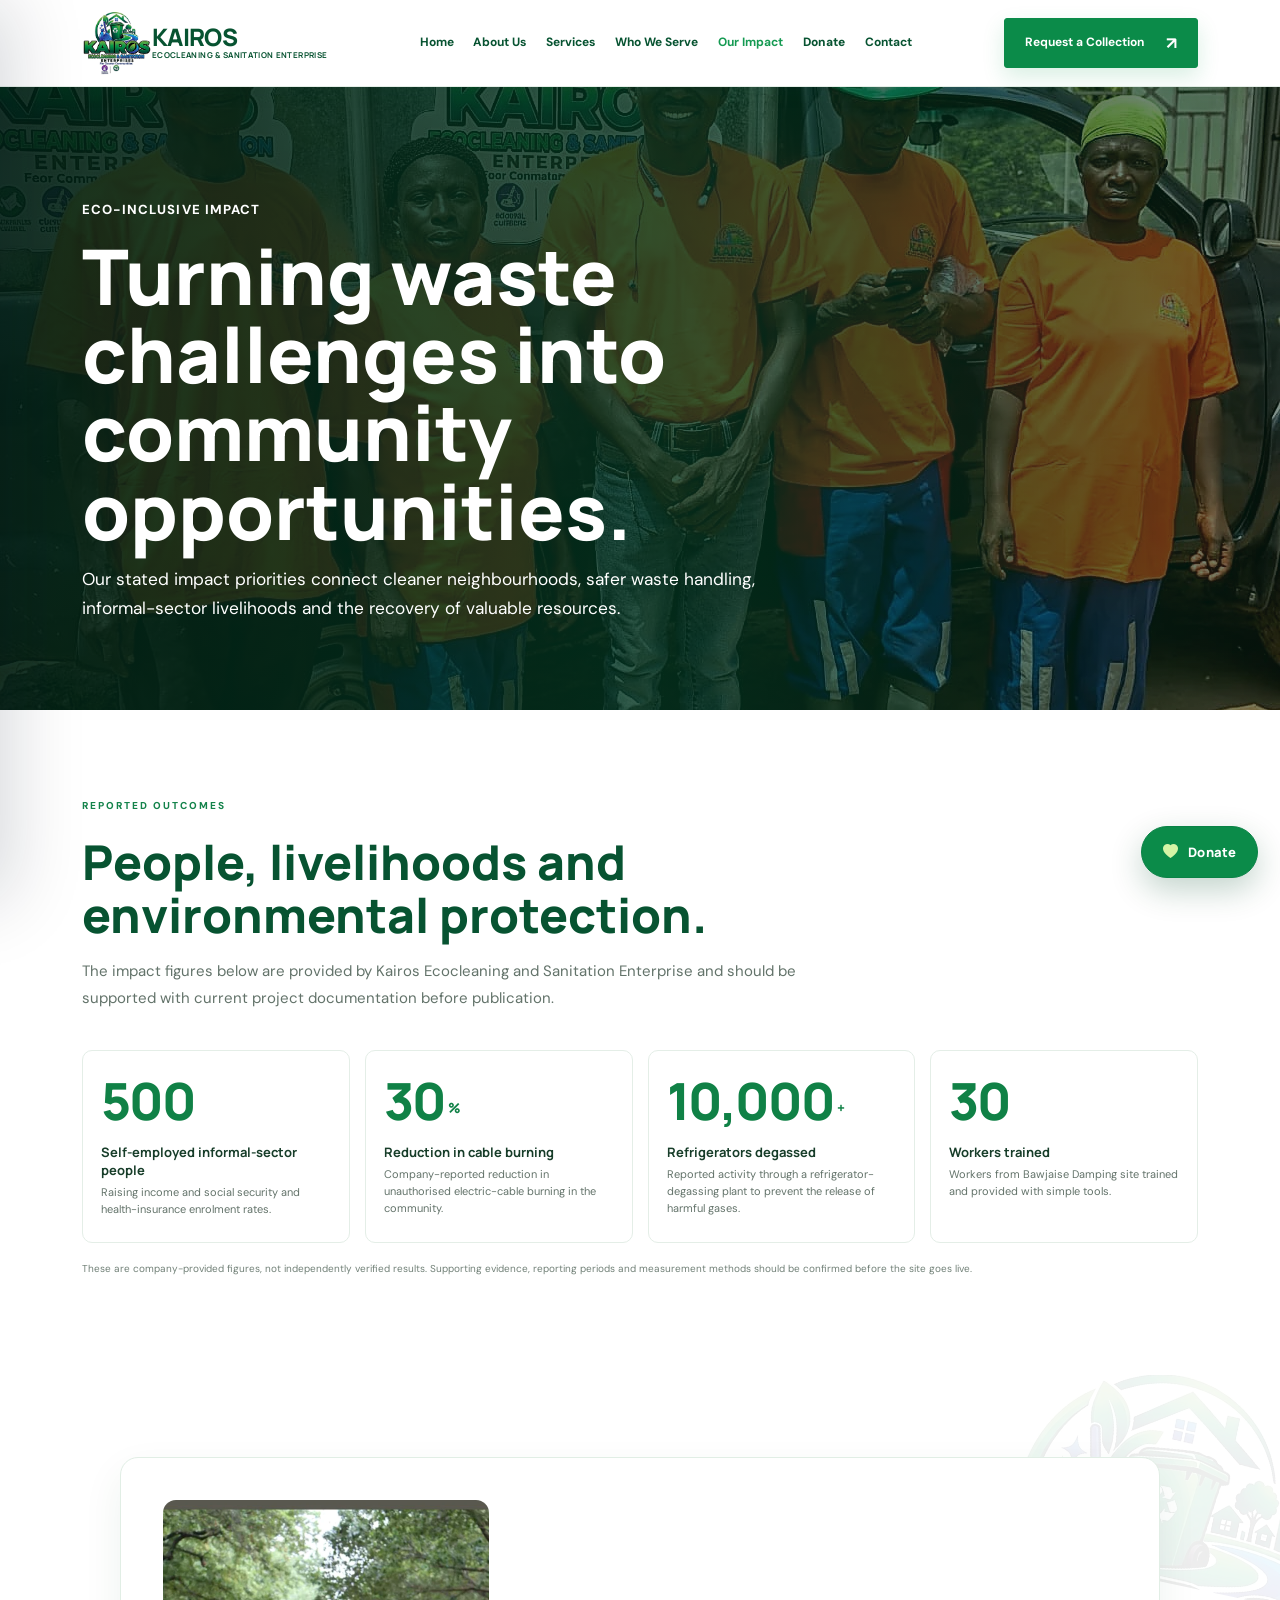
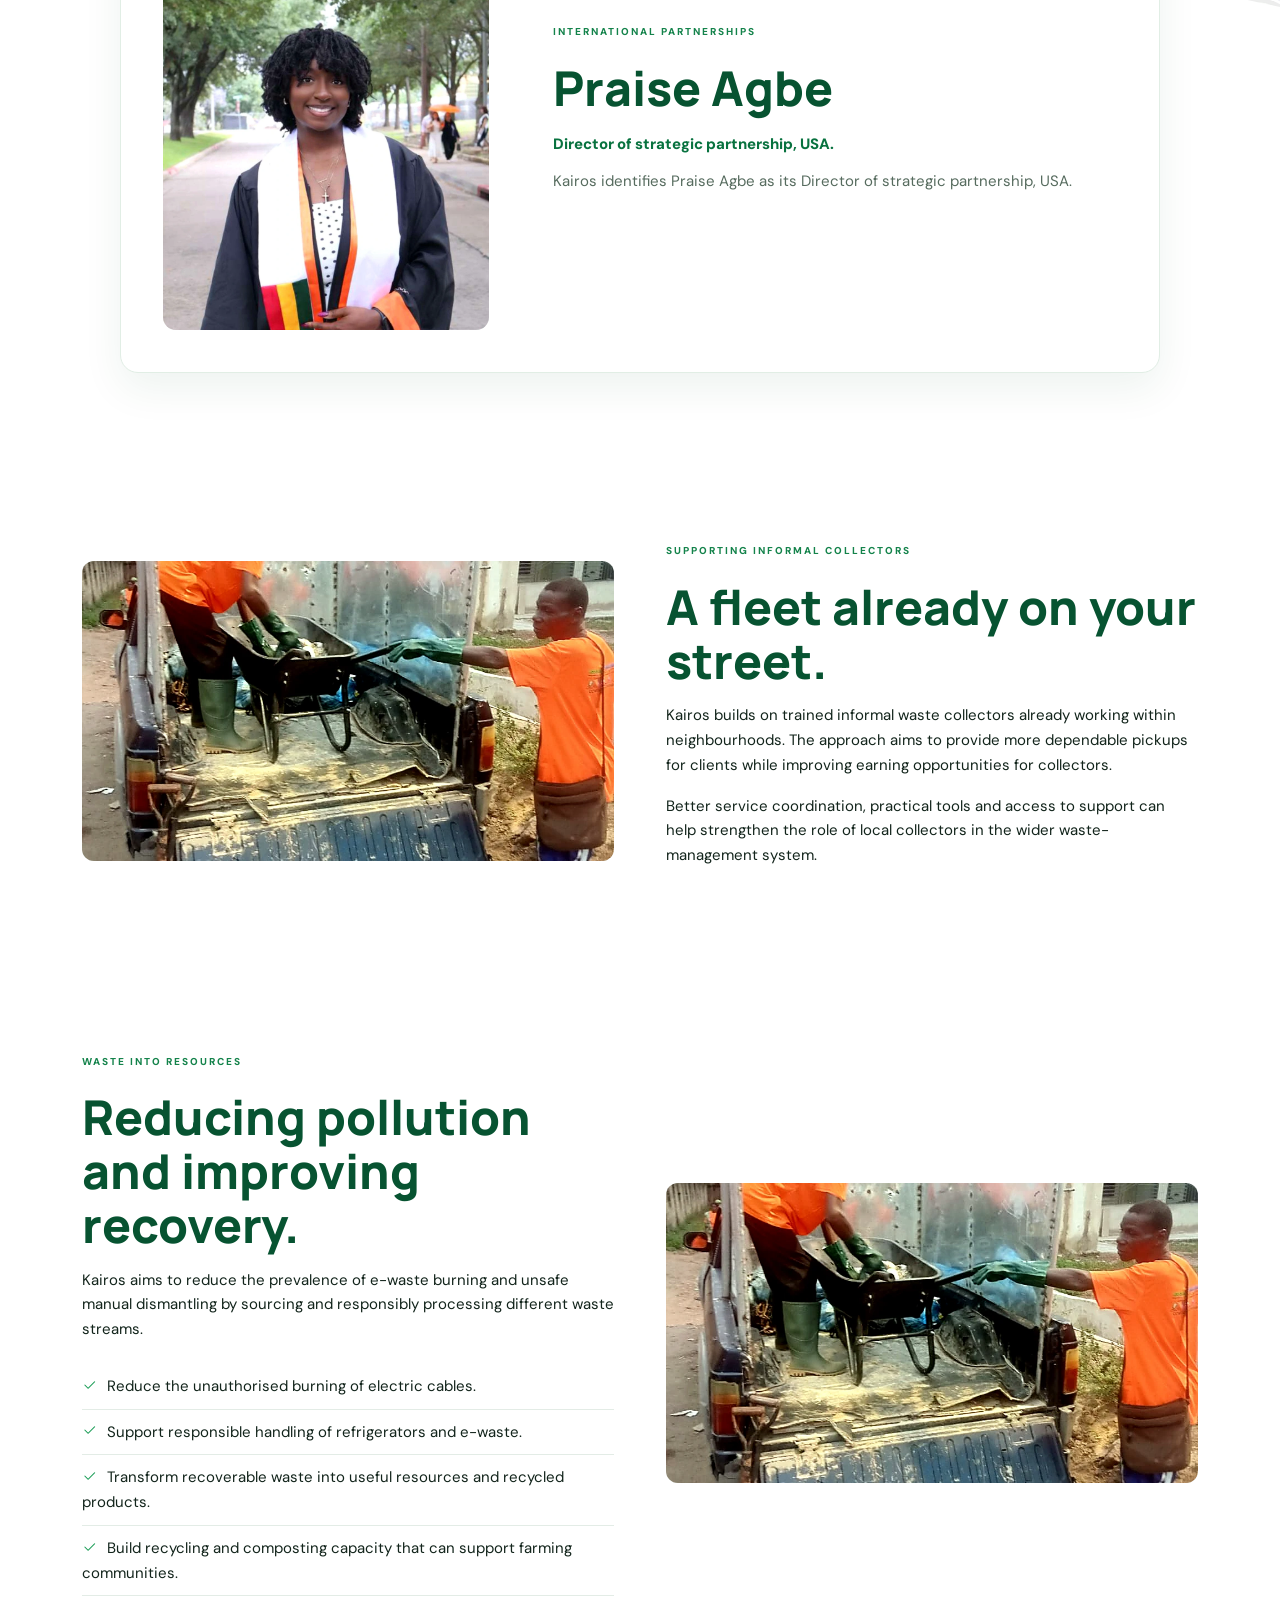
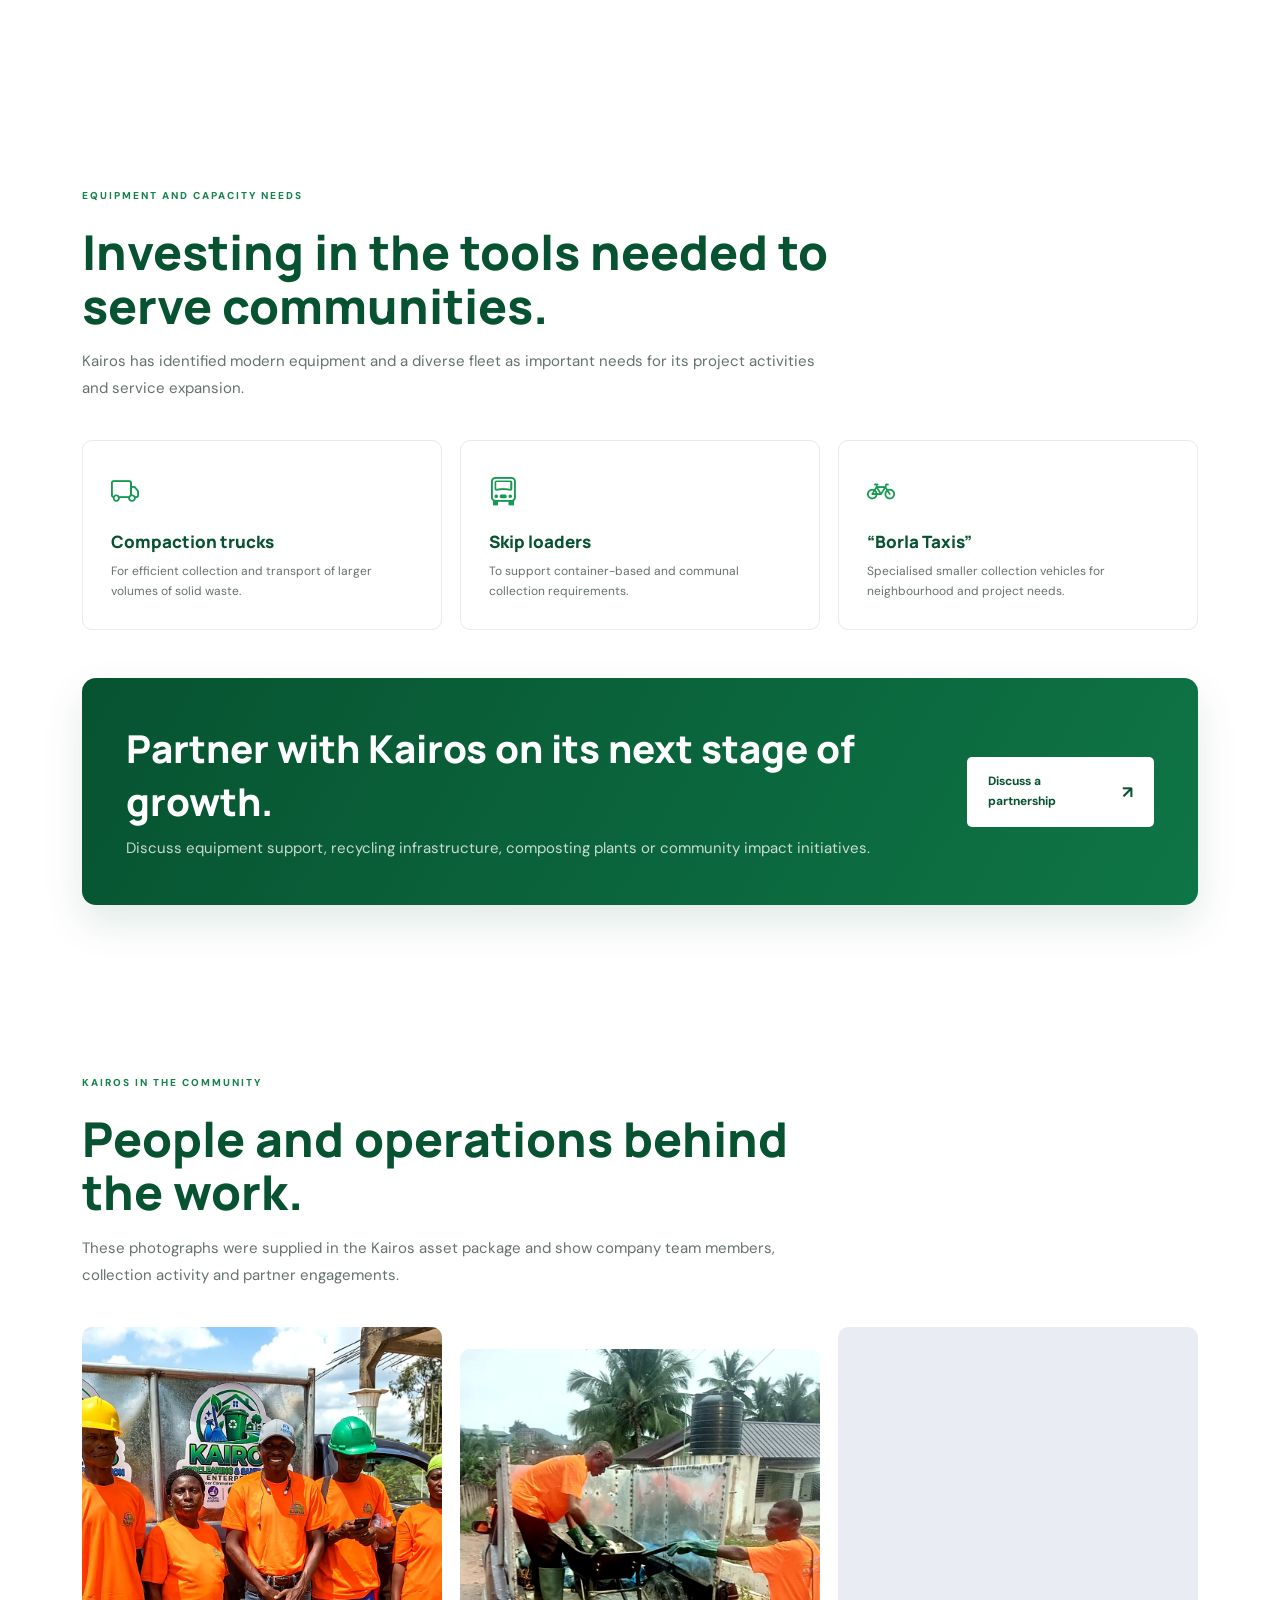
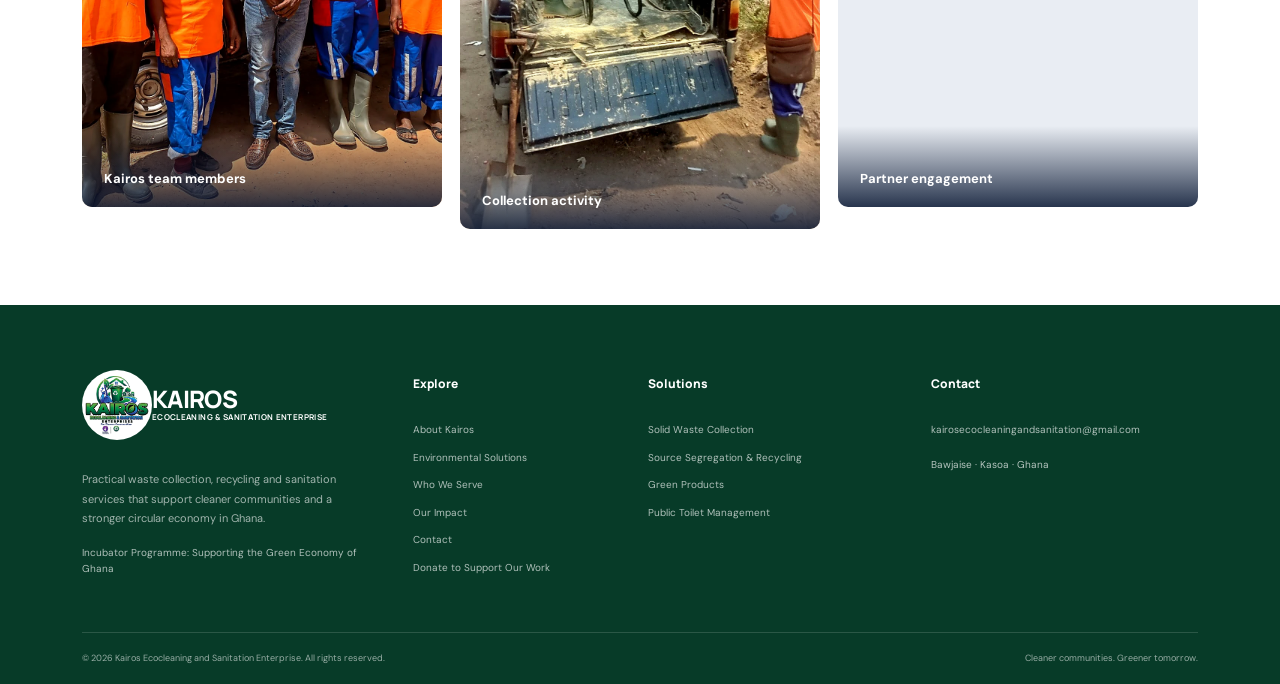
<file: projects/index.html>
<!doctype html><html lang="en-GH"><head><meta charset="utf-8"><meta name="viewport" content="width=device-width, initial-scale=1"><meta name="robots" content="noindex, follow"><meta http-equiv="refresh" content="0; url=../impact/"><link rel="canonical" href="https://kairosecocleaning.com/impact/"><title>Our Impact – Kairos Ecocleaning and Sanitation Enterprise</title></head><body><p>This page has moved to <a href="../impact/">Our Impact</a>.</p></body></html>
</file>
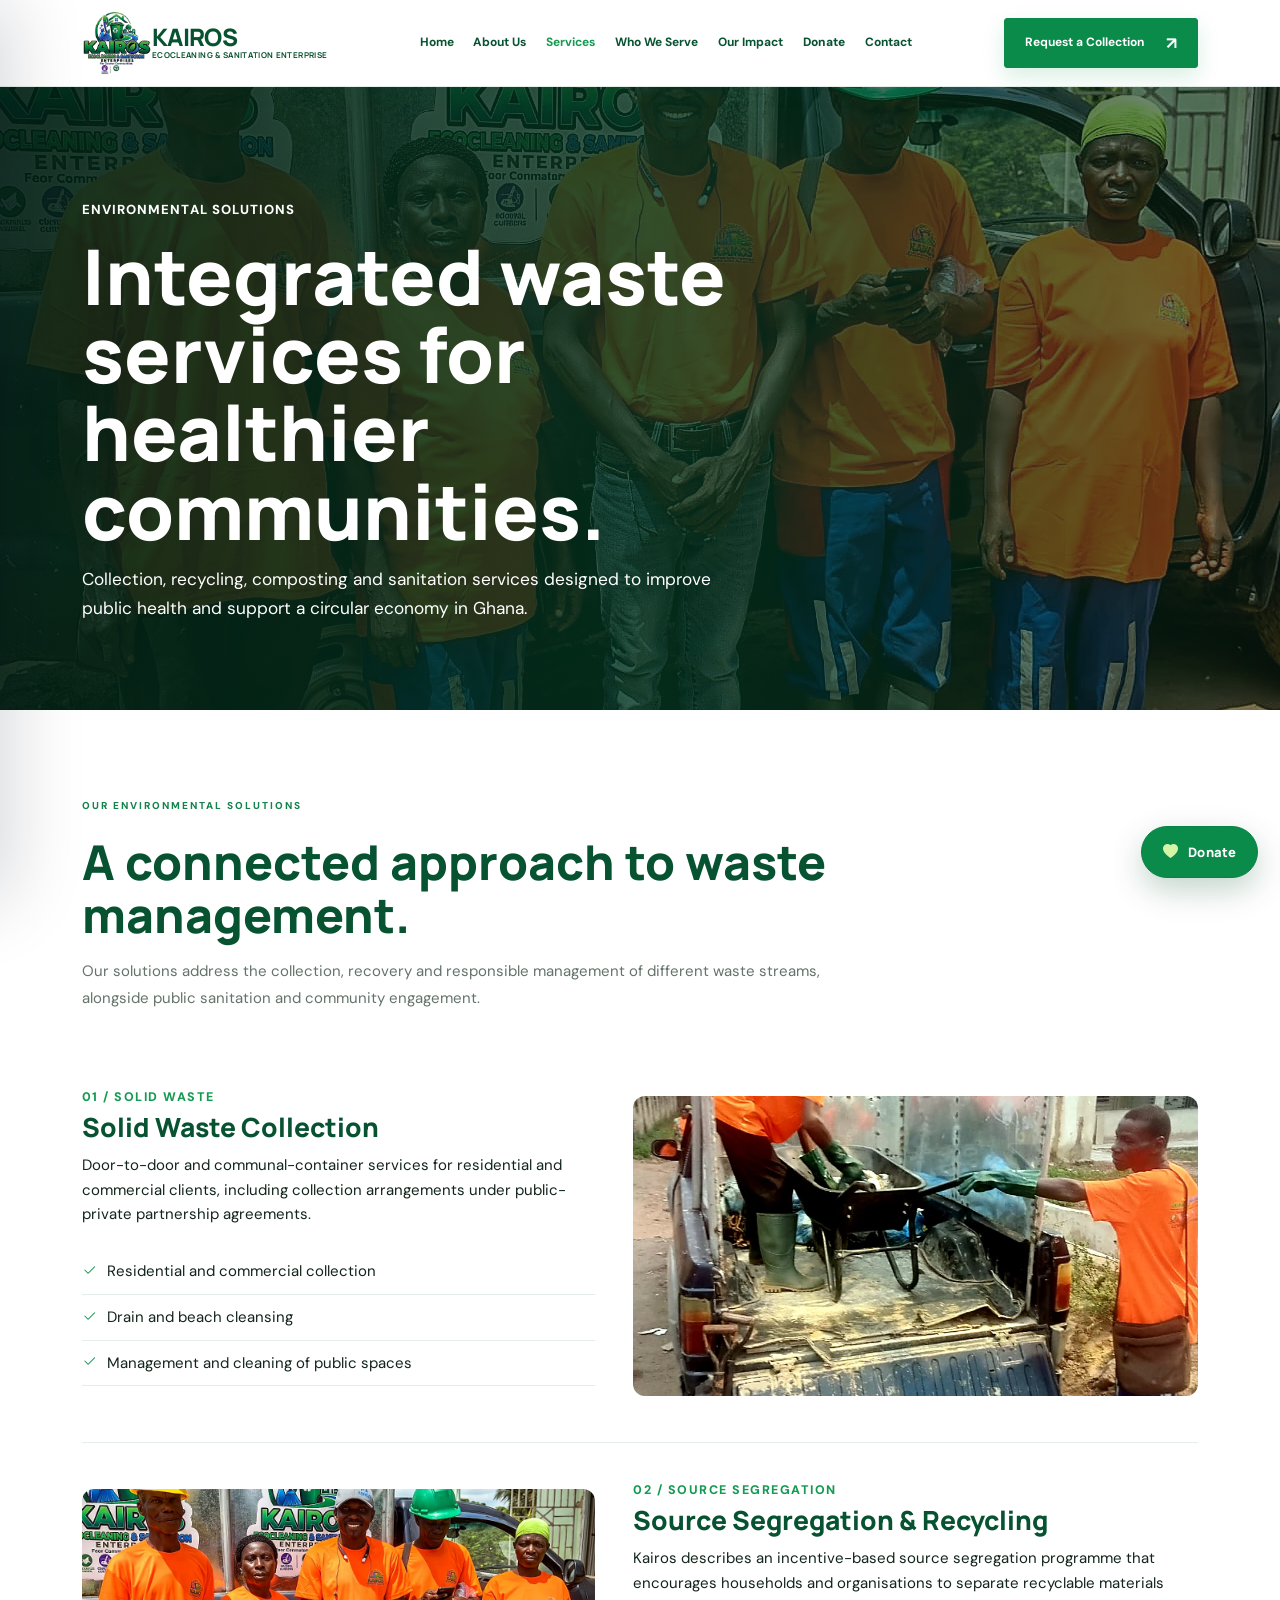
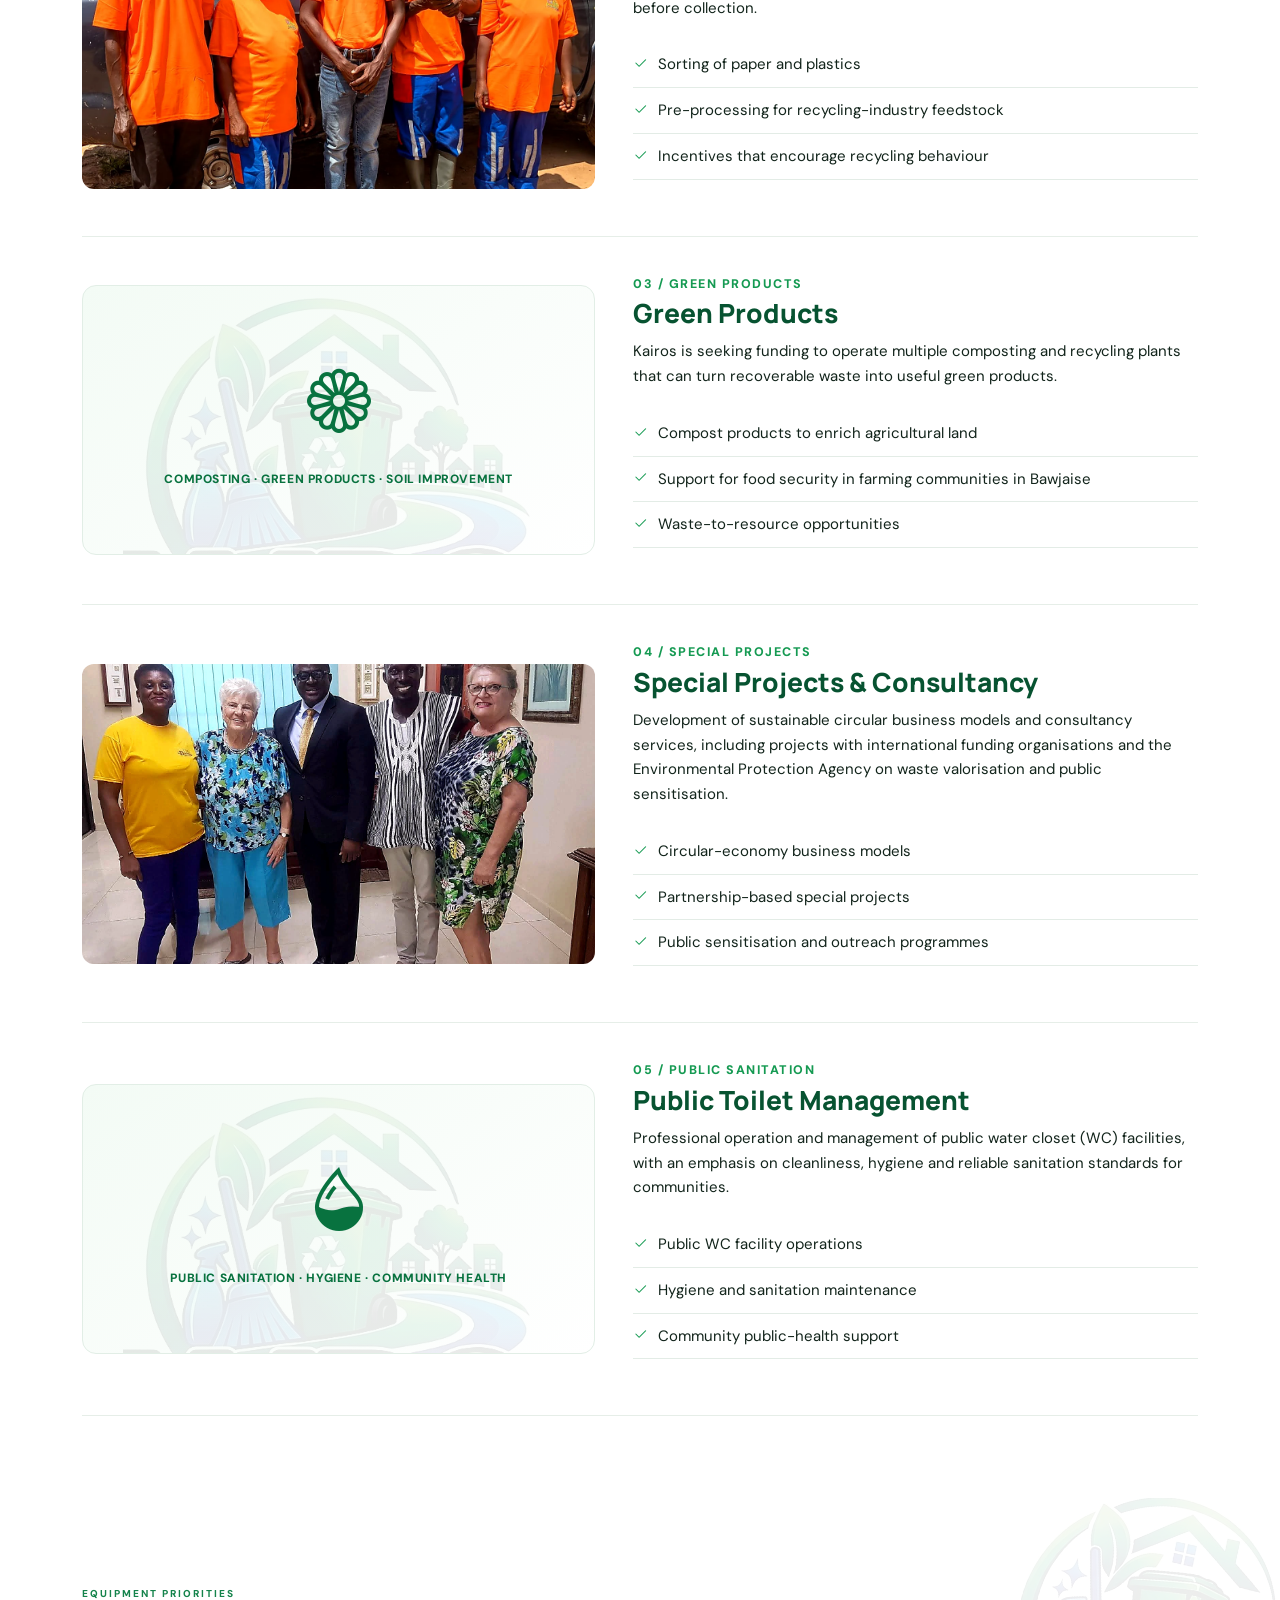
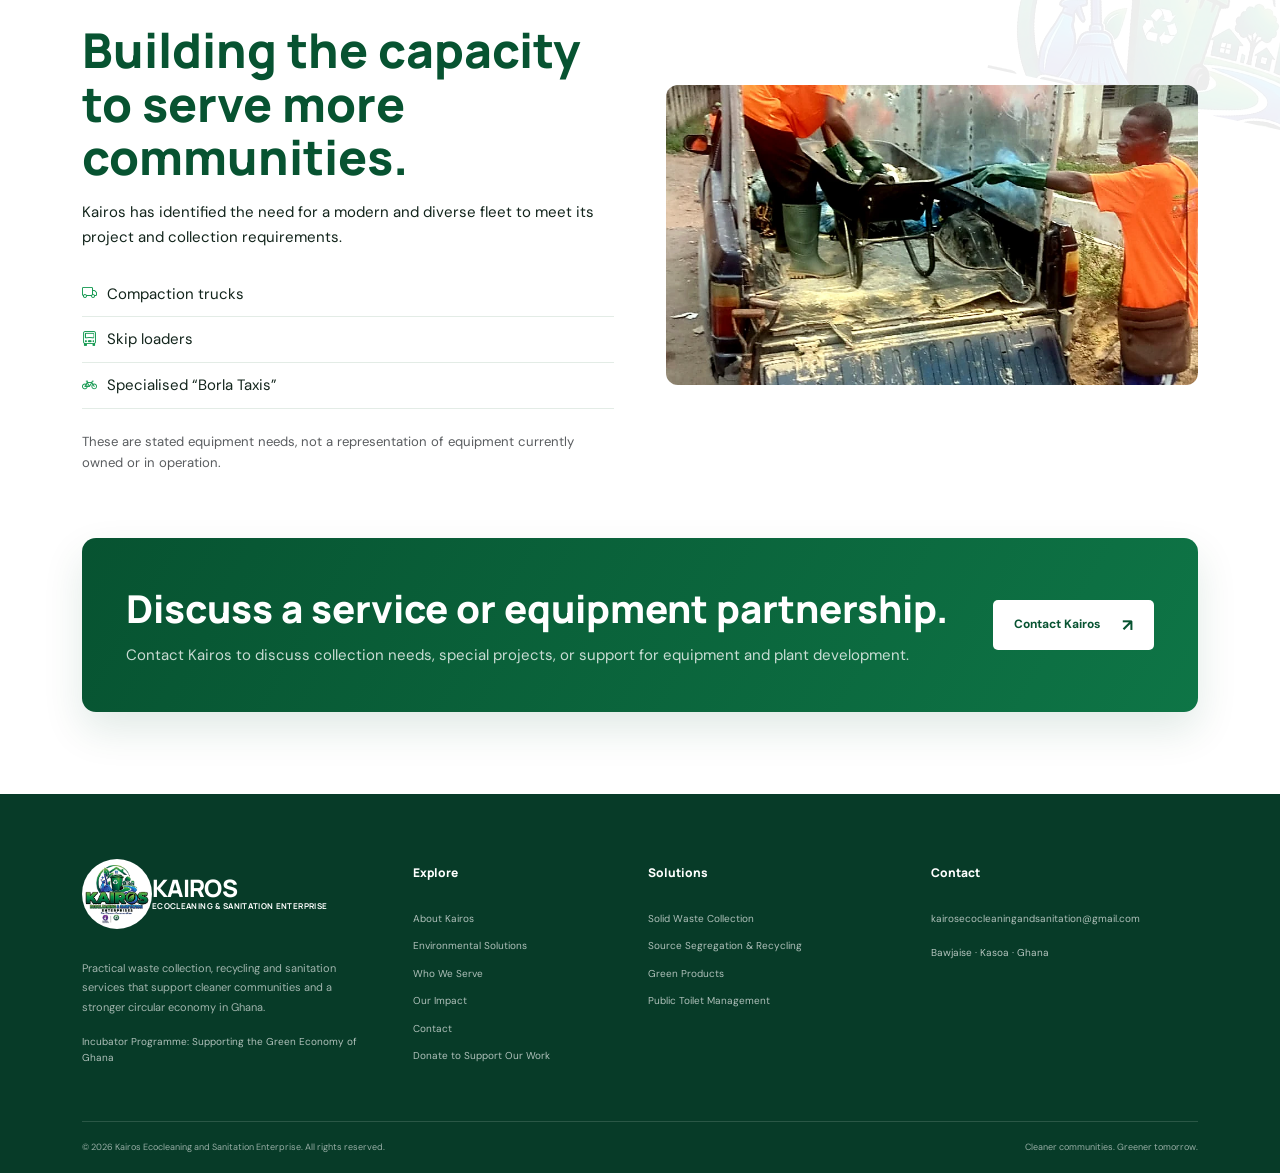
<file: services/index.html>
<!DOCTYPE html>
<html lang="en-GH">
  <head>
    <meta charset="utf-8"/>
    <meta content="width=device-width, initial-scale=1" name="viewport"/>
    <title>Waste Collection, Recycling and Sanitation Services in Ghana – Kairos</title>
    <link href="../assets/images/kairos/kairos-favicon.png" rel="icon" type="image/png"/>
    <link href="https://fonts.googleapis.com" rel="preconnect"/>
    <link crossorigin href="https://fonts.gstatic.com" rel="preconnect"/>
    <link href="https://fonts.googleapis.com/css2?family=DM+Sans:wght@400;500;600;700;800&family=Manrope:wght@400;500;600;700;800&display=swap" rel="stylesheet"/>
    <link href="https://cdn.jsdelivr.net/npm/bootstrap-icons@1.13.1/font/bootstrap-icons.min.css" rel="stylesheet"/>
    <link href="https://cdn.jsdelivr.net/npm/bootstrap@5.3.8/dist/css/bootstrap.min.css" rel="stylesheet"/>
    <link href="../assets/css/style.css?v=kairos-donation-20261116" rel="stylesheet"/>
    <script type="application/ld+json">
      {"@context":"https://schema.org","@type":"Organization","name":"Kairos Ecocleaning and Sanitation Enterprise","email":"kairosecocleaningandsanitation@gmail.com","founder":{"@type":"Person","name":"Shedrack Ayensu"},"areaServed":[{"@type":"Place","name":"Bawjaise, Ghana"},{"@type":"Place","name":"Kasoa, Ghana"}],"description":"Waste collection, recycling, source segregation and sanitation services supporting cleaner communities and a circular economy in Ghana.","url":"https://kairosecocleaning.com/","logo":"https://kairosecocleaning.com/assets/images/kairos/kairos-logo.webp","image":"https://kairosecocleaning.com/assets/images/kairos/kairos-social-preview.webp"}
    </script>
    <script type="application/ld+json">
      {"@context":"https://schema.org","@type":"WebPage","name":"Kairos Environmental Solutions and Sanitation Services","description":"Explore Kairos services in Ghana, including solid waste collection, source segregation and recycling, green products, special projects, consultancy and public toilet management.","inLanguage":"en-GH","url":"https://kairosecocleaning.com/services/","isPartOf":{"@type":"WebSite","name":"Kairos Ecocleaning and Sanitation Enterprise","url":"https://kairosecocleaning.com/"}}
    </script>
    <meta content="Explore Kairos waste collection, source segregation, recycling, green products, sanitation management and circular-economy consultancy services in Ghana." name="description"/>
    <meta content="index, follow, max-image-preview:large, max-snippet:-1, max-video-preview:-1" name="robots"/>
    <meta content="index, follow, max-image-preview:large, max-snippet:-1, max-video-preview:-1" name="googlebot"/>
    <meta content="Kairos Ecocleaning and Sanitation Enterprise" name="author"/>
    <meta content="strict-origin-when-cross-origin" name="referrer"/>
    <meta content="#ffffff" name="theme-color"/>
    <meta content="website" property="og:type"/>
    <meta content="Kairos Ecocleaning and Sanitation Enterprise" property="og:site_name"/>
    <meta content="en_GH" property="og:locale"/>
    <meta content="Waste Collection, Recycling and Sanitation Services in Ghana – Kairos" property="og:title"/>
    <meta content="Explore Kairos waste collection, source segregation, recycling, green products, sanitation management and circular-economy consultancy services in Ghana." property="og:description"/>
    <meta content="https://kairosecocleaning.com/services/" property="og:url"/>
    <meta content="https://kairosecocleaning.com/assets/images/kairos/kairos-social-preview.webp" property="og:image"/>
    <meta content="Kairos Ecocleaning and Sanitation Enterprise waste collection and recycling" property="og:image:alt"/>
    <meta content="image/webp" property="og:image:type"/>
    <meta content="1200" property="og:image:width"/>
    <meta content="630" property="og:image:height"/>
    <meta content="summary_large_image" name="twitter:card"/>
    <meta content="Waste Collection, Recycling and Sanitation Services in Ghana – Kairos" name="twitter:title"/>
    <meta content="Explore Kairos waste collection, source segregation, recycling, green products, sanitation management and circular-economy consultancy services in Ghana." name="twitter:description"/>
    <meta content="https://kairosecocleaning.com/assets/images/kairos/kairos-social-preview.webp" name="twitter:image"/>
    <meta content="Kairos Ecocleaning and Sanitation Enterprise waste collection and recycling" name="twitter:image:alt"/>
    <link href="https://kairosecocleaning.com/services/" rel="canonical"/>
  </head>
  <body class="kairos-page" data-page="services">
    <a class="skip-link" href="#main">Skip to content</a>
    <header class="site-header" data-header>
      <nav aria-label="Main navigation" class="navbar site-nav">
        <div class="container nav-container">
          <a aria-label="Kairos Ecocleaning and Sanitation Enterprise home" class="brand kairos-brand" href="../"><img alt="Kairos logo" class="brand-logo" src="../assets/images/kairos/kairos-logo.webp"/><span class="brand-copy"><strong>KAIROS</strong><small>Ecocleaning &amp; Sanitation Enterprise</small></span></a>
          <div class="desktop-nav d-none d-lg-flex align-items-center">
            <a class="nav-link" href="../#home">Home</a><a class="nav-link" href="../about/">About Us</a><a class="nav-link active" href="../services/">Services</a><a class="nav-link" href="../who-we-serve/">Who We Serve</a><a class="nav-link" href="../impact/">Our Impact</a><a class="nav-link nav-donate" href="../donation/">Donate</a><a class="nav-link" href="../contact/">Contact</a>
          </div>
          <div class="nav-actions">
            <a class="button button-red nav-quote d-none d-md-inline-flex" href="../contact/">Request a Collection <span>↗</span></a>
<button aria-expanded="false" aria-label="Open navigation menu" class="menu-toggle d-lg-none" data-menu-open="" type="button"><span></span><span></span><span></span></button>
          </div>
        </div>
      </nav>
    </header>
    <div class="menu-backdrop" data-menu-backdrop>
    </div>
    <aside aria-hidden="true" aria-label="Mobile navigation" class="mobile-drawer" data-mobile-drawer>
      <div class="drawer-top">
        <a aria-label="Kairos home" class="drawer-brand" href="../"><img alt="Kairos logo" class="drawer-brand-logo" src="../assets/images/kairos/kairos-logo.webp"/><span class="brand-copy"><strong>KAIROS</strong><small>Ecocleaning &amp; Sanitation Enterprise</small></span></a><button aria-label="Close navigation menu" class="drawer-close" data-menu-close="" type="button">×</button>
      </div>
      <p class="drawer-label">
        Explore Kairos
      </p>
      <a data-drawer-link="" href="../#home">Home</a><a data-drawer-link="" href="../about/">About Us</a><a data-drawer-link="" href="../services/">Services</a><a data-drawer-link="" href="../who-we-serve/">Who We Serve</a><a data-drawer-link="" href="../impact/">Our Impact</a><a class="nav-donate" data-drawer-link="True" href="../donation/">Donate</a><a data-drawer-link="" href="../contact/">Contact</a>
      <div class="drawer-bottom">
        <small>Cleaner communities begin with responsible waste management.</small><a class="button button-red" data-drawer-link="" href="../contact/">Talk to our team <span>↗</span></a>
      </div>
    </aside>
    <main id="main">
      <section class="page-hero kairos-page-hero">
        <img alt="Kairos team members supporting local sanitation and recovery work" class="page-hero-image" loading="eager" src="../assets/images/kairos/kairos-team.webp"/>
        <div class="page-hero-shade">
        </div>
        <div class="container">
          <span class="page-crumb">Environmental solutions</span>
          <h1>
            Integrated waste services for healthier communities.
          </h1>
          <p>
            Collection, recycling, composting and sanitation services designed to improve public health and support a circular economy in Ghana.
          </p>
        </div>
      </section>
      <section class="page-content">
        <div class="container">
          <div class="page-intro">
            <span class="eyebrow">Our environmental solutions</span>
            <h2>
              A connected approach to waste management.
            </h2>
            <p>
              Our solutions address the collection, recovery and responsible management of different waste streams, alongside public sanitation and community engagement.
            </p>
          </div>
          <div class="service-detail" id="solid-waste">
            <div class="service-detail-image">
              <img alt="Kairos waste collection work" loading="lazy" src="../assets/images/kairos/kairos-collection-work.webp"/>
            </div>
            <div>
              <span class="service-number">01 / SOLID WASTE</span>
              <h2>
                Solid Waste Collection
              </h2>
              <p>
                Door-to-door and communal-container services for residential and commercial clients, including collection arrangements under public-private partnership agreements.
              </p>
              <ul class="check-list">
                <li>
                  <i class="bi bi-check2"></i>Residential and commercial collection
                </li>
                <li>
                  <i class="bi bi-check2"></i>Drain and beach cleansing
                </li>
                <li>
                  <i class="bi bi-check2"></i>Management and cleaning of public spaces
                </li>
              </ul>
            </div>
          </div>
          <div class="service-detail" id="recycling">
            <div class="service-detail-image">
              <img alt="Kairos team members supporting local sanitation and recovery work" loading="lazy" src="../assets/images/kairos/kairos-team.webp"/>
            </div>
            <div>
              <span class="service-number">02 / SOURCE SEGREGATION</span>
              <h2>
                Source Segregation & Recycling
              </h2>
              <p>
                Kairos describes an incentive-based source segregation programme that encourages households and organisations to separate recyclable materials before collection.
              </p>
              <ul class="check-list">
                <li>
                  <i class="bi bi-check2"></i>Sorting of paper and plastics
                </li>
                <li>
                  <i class="bi bi-check2"></i>Pre-processing for recycling-industry feedstock
                </li>
                <li>
                  <i class="bi bi-check2"></i>Incentives that encourage recycling behaviour
                </li>
              </ul>
            </div>
          </div>
          <div class="service-detail" id="green-products">
            <div class="service-illustration" role="img" aria-label="Green products and composting as a proposed development priority">
              <i aria-hidden="true" class="bi bi-flower1"></i><span>Composting · Green products · Soil improvement</span>
            </div>
            <div>
              <span class="service-number">03 / GREEN PRODUCTS</span>
              <h2>
                Green Products
              </h2>
              <p>
                Kairos is seeking funding to operate multiple composting and recycling plants that can turn recoverable waste into useful green products.
              </p>
              <ul class="check-list">
                <li>
                  <i class="bi bi-check2"></i>Compost products to enrich agricultural land
                </li>
                <li>
                  <i class="bi bi-check2"></i>Support for food security in farming communities in Bawjaise
                </li>
                <li>
                  <i class="bi bi-check2"></i>Waste-to-resource opportunities
                </li>
              </ul>
            </div>
          </div>
          <div class="service-detail" id="consultancy">
            <div class="service-detail-image">
              <img alt="Kairos meeting with partners" loading="lazy" src="../assets/images/kairos/kairos-partners.webp"/>
            </div>
            <div>
              <span class="service-number">04 / SPECIAL PROJECTS</span>
              <h2>
                Special Projects & Consultancy
              </h2>
              <p>
                Development of sustainable circular business models and consultancy services, including projects with international funding organisations and the Environmental Protection Agency on waste valorisation and public sensitisation.
              </p>
              <ul class="check-list">
                <li>
                  <i class="bi bi-check2"></i>Circular-economy business models
                </li>
                <li>
                  <i class="bi bi-check2"></i>Partnership-based special projects
                </li>
                <li>
                  <i class="bi bi-check2"></i>Public sensitisation and outreach programmes
                </li>
              </ul>
            </div>
          </div>
          <div class="service-detail" id="toilet-management">
            <div class="service-illustration" role="img" aria-label="Public sanitation, hygiene and community health">
              <i aria-hidden="true" class="bi bi-droplet-half"></i><span>Public sanitation · Hygiene · Community health</span>
            </div>
            <div>
              <span class="service-number">05 / PUBLIC SANITATION</span>
              <h2>
                Public Toilet Management
              </h2>
              <p>
                Professional operation and management of public water closet (WC) facilities, with an emphasis on cleanliness, hygiene and reliable sanitation standards for communities.
              </p>
              <ul class="check-list">
                <li>
                  <i class="bi bi-check2"></i>Public WC facility operations
                </li>
                <li>
                  <i class="bi bi-check2"></i>Hygiene and sanitation maintenance
                </li>
                <li>
                  <i class="bi bi-check2"></i>Community public-health support
                </li>
              </ul>
            </div>
          </div>
        </div>
      </section>
      <section class="page-content kairos-soft-section kairos-watermark" id="equipment">
        <div class="container">
          <div class="two-col">
            <div>
              <span class="eyebrow">Equipment priorities</span>
              <h2 class="content-heading">
                Building the capacity to serve more communities.
              </h2>
              <p>
                Kairos has identified the need for a modern and diverse fleet to meet its project and collection requirements.
              </p>
              <ul class="check-list">
                <li>
                  <i class="bi bi-truck"></i>Compaction trucks
                </li>
                <li>
                  <i class="bi bi-truck-front"></i>Skip loaders
                </li>
                <li>
                  <i class="bi bi-bicycle"></i>Specialised “Borla Taxis”
                </li>
              </ul>
              <p class="small text-muted">
                These are stated equipment needs, not a representation of equipment currently owned or in operation.
              </p>
            </div>
            <div class="service-detail-image">
              <img alt="Kairos waste collection work" loading="lazy" src="../assets/images/kairos/kairos-collection-work.webp"/>
            </div>
          </div>
          <div class="cta-panel mt-5">
            <div>
              <h2>
                Discuss a service or equipment partnership.
              </h2>
              <p>
                Contact Kairos to discuss collection needs, special projects, or support for equipment and plant development.
              </p>
            </div>
            <a class="button button-light" href="../contact/">Contact Kairos <span>↗</span></a>
          </div>
        </div>
      </section>
    </main>
    <footer class="site-footer">
      <div class="container">
        <div class="footer-main">
          <div class="footer-brand-col">
            <a class="brand kairos-brand footer-logo" href="../"><img alt="Kairos logo" class="brand-logo" src="../assets/images/kairos/kairos-logo.webp"/><span class="brand-copy"><strong>KAIROS</strong><small>Ecocleaning &amp; Sanitation Enterprise</small></span></a>
            <p>
              Practical waste collection, recycling and sanitation services that support cleaner communities and a stronger circular economy in Ghana.
            </p>
            <span class="footer-programme">Incubator Programme: Supporting the Green Economy of Ghana</span>
          </div>
          <div>
            <h4>
              Explore
            </h4>
            <a href="../about/">About Kairos</a><a href="../services/">Environmental Solutions</a><a href="../who-we-serve/">Who We Serve</a><a href="../impact/">Our Impact</a><a href="../contact/">Contact</a><a class="footer-explore-donate" href="../donation/">Donate to Support Our Work</a>
          </div>
          <div>
            <h4>
              Solutions
            </h4>
            <a href="../services/#solid-waste">Solid Waste Collection</a><a href="../services/#recycling">Source Segregation &amp; Recycling</a><a href="../services/#green-products">Green Products</a><a href="../services/#toilet-management">Public Toilet Management</a>
          </div>
          <div>
            <h4>
              Contact
            </h4>
            <a href="mailto:kairosecocleaningandsanitation@gmail.com">kairosecocleaningandsanitation@gmail.com</a>
            <p class="footer-areas">
              Bawjaise · Kasoa · Ghana
            </p>
          </div>
        </div>
        <div class="footer-bottom">
          <span>© <span data-current-year=""></span> Kairos Ecocleaning and Sanitation Enterprise. All rights reserved.</span><span>Cleaner communities. Greener tomorrow.</span>
        </div>
      </div>
    </footer>
    <a aria-label="Donate to support Kairos Ecocleaning and Sanitation Enterprise" class="floating-donation" href="../donation/"><i aria-hidden="true" class="bi bi-heart-fill"></i><span>Donate</span></a><button aria-label="Back to top" class="back-to-top" data-back-to-top="" type="button">↑</button>
    <script defer src="../assets/js/main.js?v=kairos-donation-20261116">
    </script>
  </body>
</html>
</file>
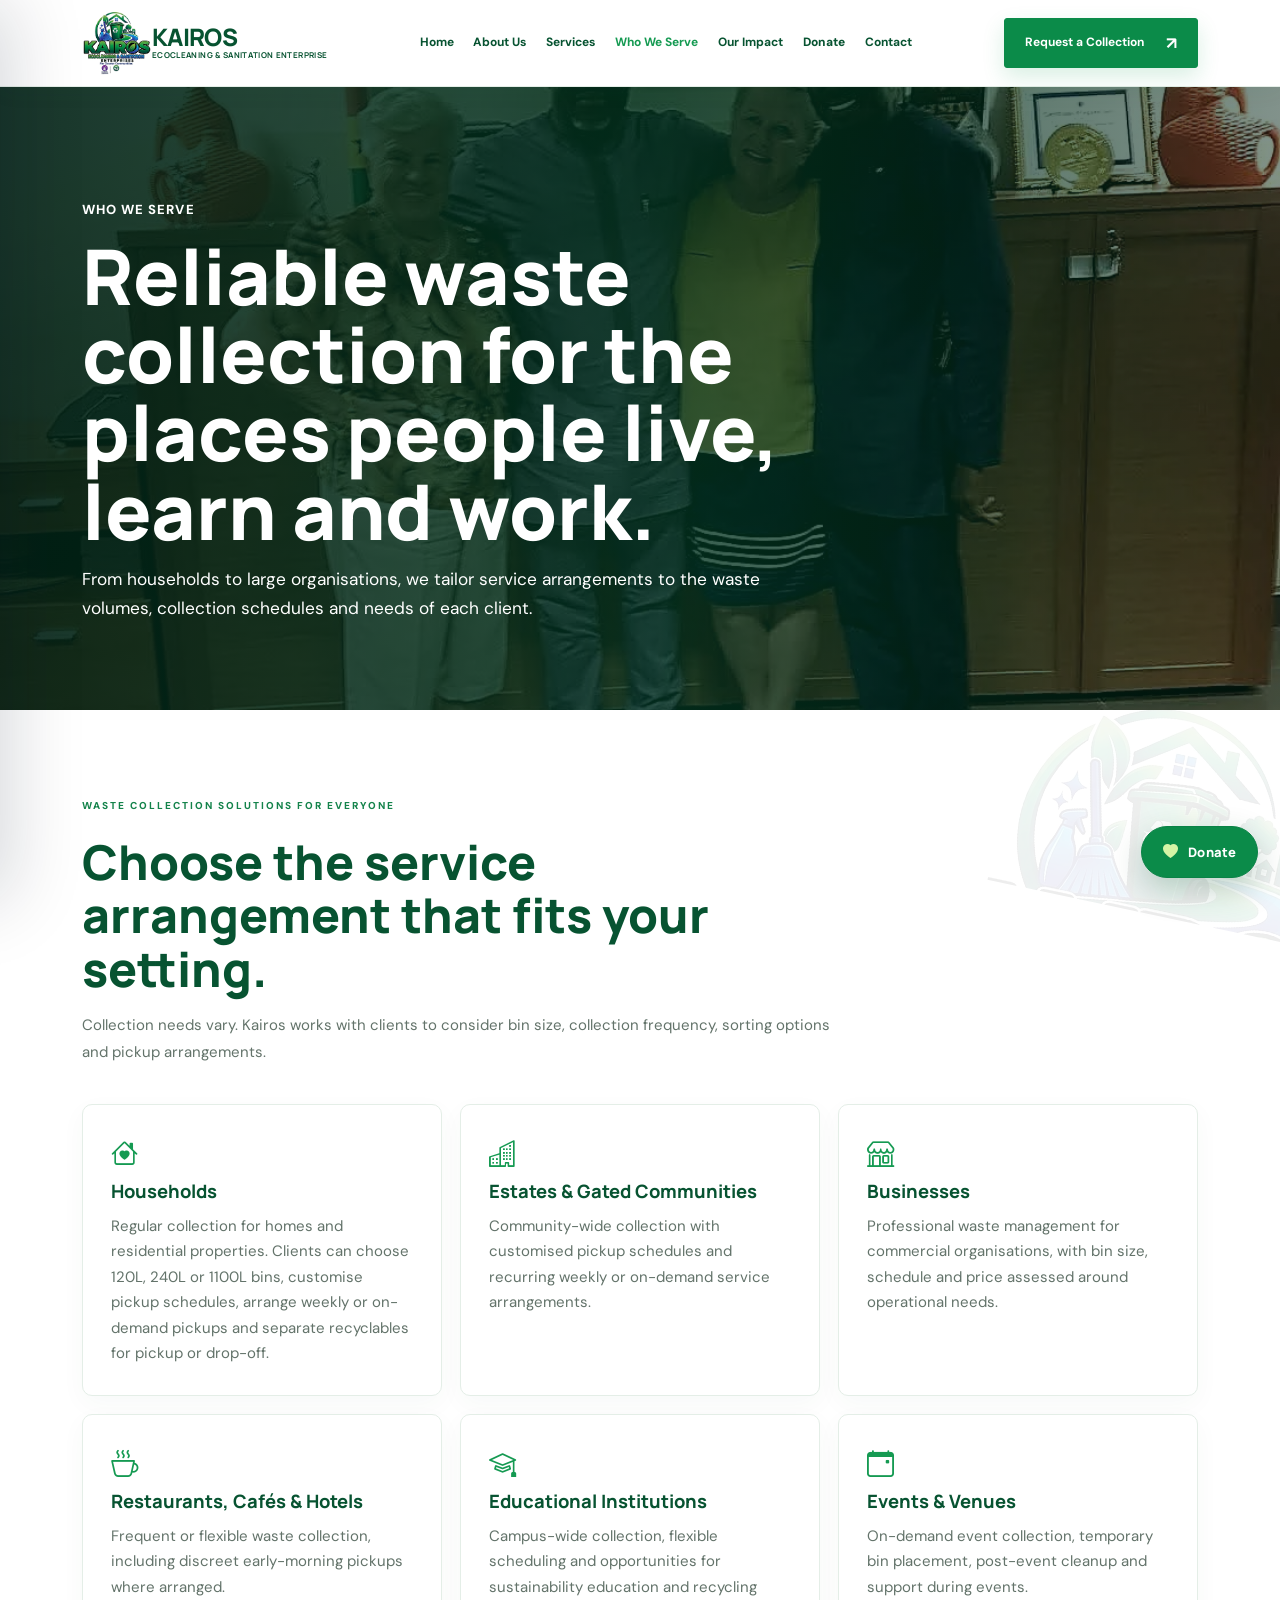
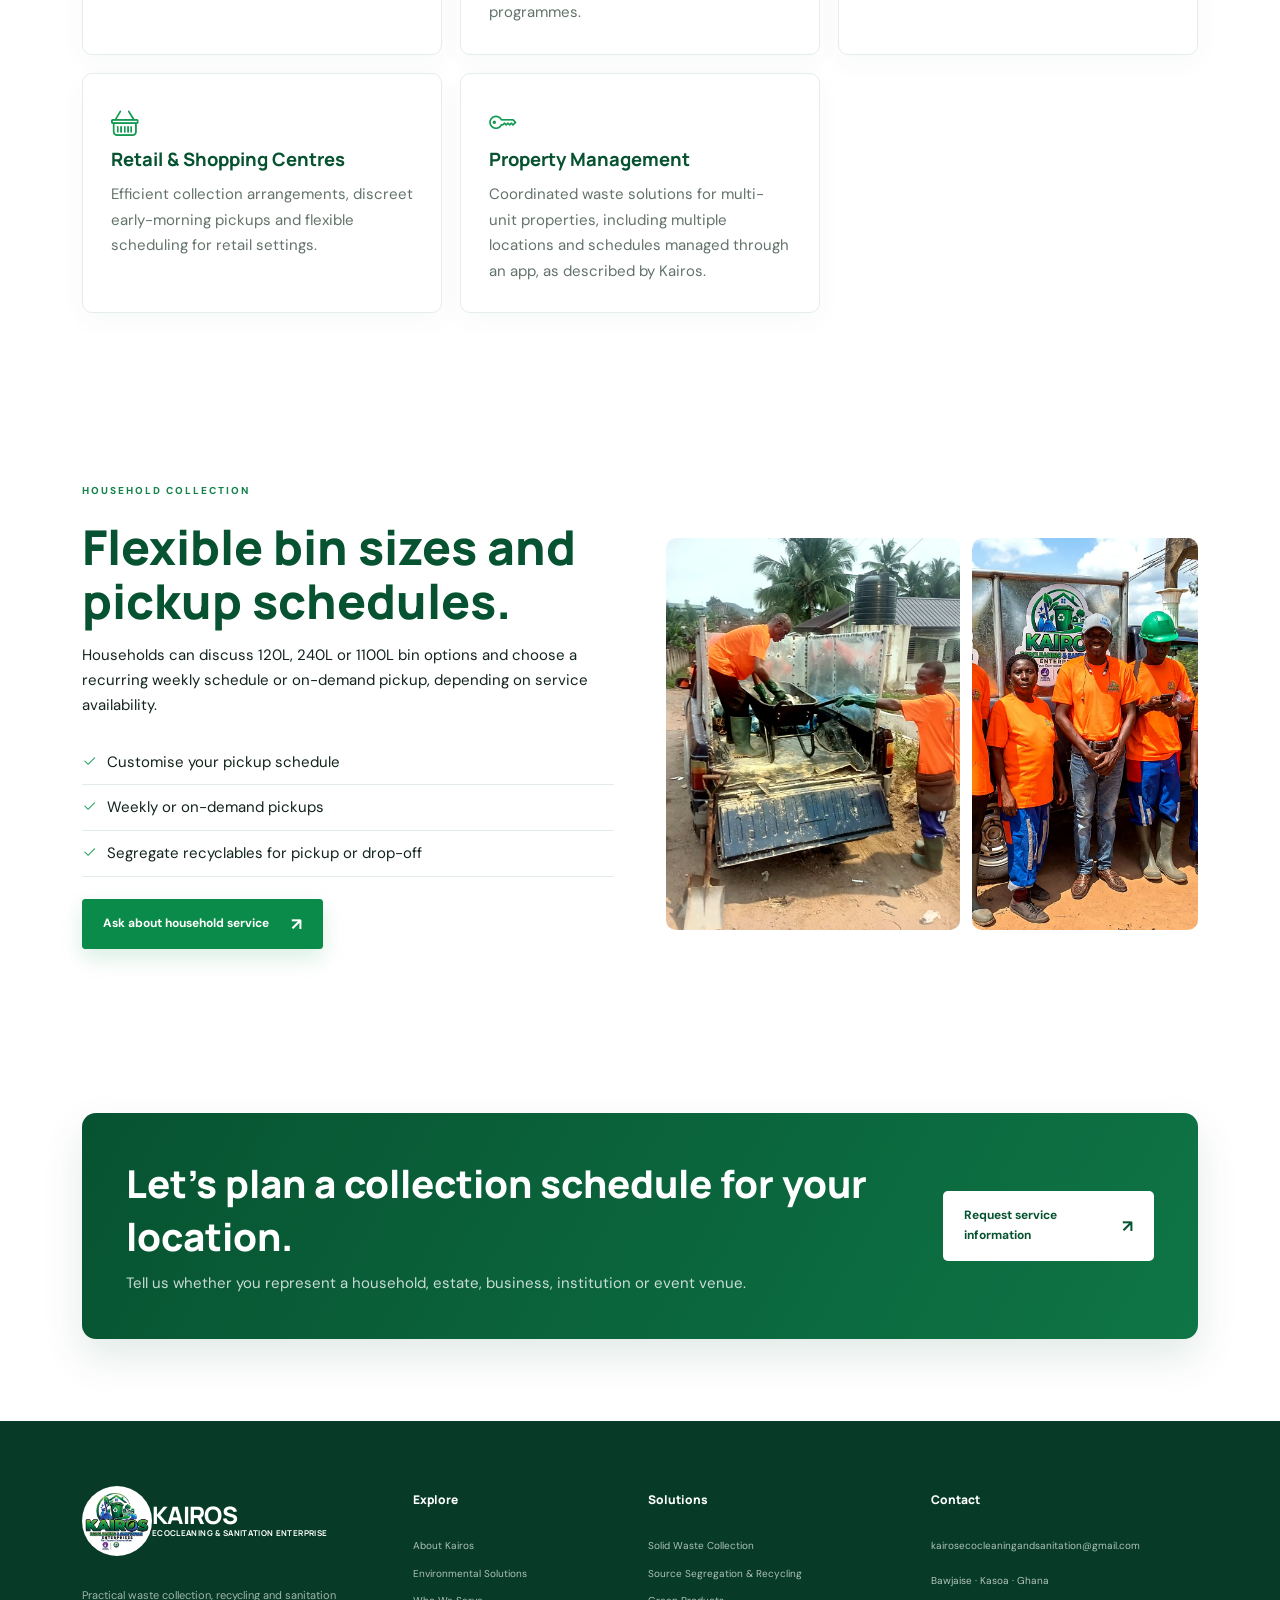
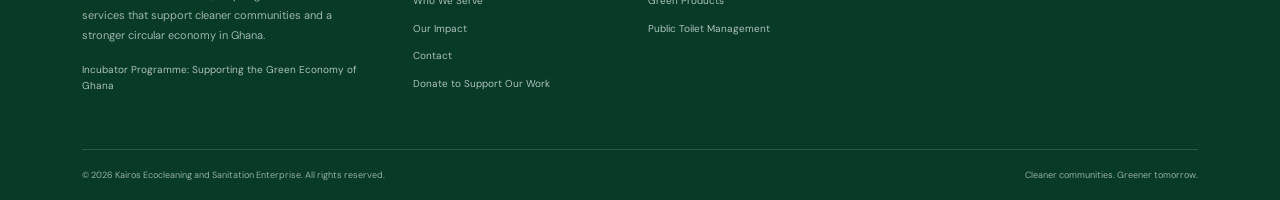
<file: who-we-serve/index.html>
<!DOCTYPE html>
<html lang="en-GH">
  <head>
    <meta charset="utf-8" />
    <meta content="width=device-width, initial-scale=1" name="viewport" />
    <title>Waste Collection for Homes, Estates and Businesses in Ghana – Kairos</title>
    <link href="../assets/images/kairos/kairos-favicon.png" rel="icon" type="image/png" />
    <link href="https://fonts.googleapis.com" rel="preconnect" />
    <link crossorigin="" href="https://fonts.gstatic.com" rel="preconnect" />
    <link href="https://fonts.googleapis.com/css2?family=DM+Sans:wght@400;500;600;700;800&amp;family=Manrope:wght@400;500;600;700;800&amp;display=swap" rel="stylesheet" />
    <link href="https://cdn.jsdelivr.net/npm/bootstrap-icons@1.13.1/font/bootstrap-icons.min.css" rel="stylesheet" />
    <link href="https://cdn.jsdelivr.net/npm/bootstrap@5.3.8/dist/css/bootstrap.min.css" rel="stylesheet" />
    <link href="../assets/css/style.css?v=kairos-donation-20261116" rel="stylesheet" />
    <script type="application/ld+json">{"@context":"https://schema.org","@type":"Organization","name":"Kairos Ecocleaning and Sanitation Enterprise","email":"kairosecocleaningandsanitation@gmail.com","founder":{"@type":"Person","name":"Shedrack Ayensu"},"areaServed":[{"@type":"Place","name":"Bawjaise, Ghana"},{"@type":"Place","name":"Kasoa, Ghana"}],"description":"Waste collection, recycling, source segregation and sanitation services supporting cleaner communities and a circular economy in Ghana.","url":"https://kairosecocleaning.com/","logo":"https://kairosecocleaning.com/assets/images/kairos/kairos-logo.webp","image":"https://kairosecocleaning.com/assets/images/kairos/kairos-social-preview.webp"}</script>
    <script type="application/ld+json">{"@context":"https://schema.org","@type":"WebPage","name":"Who Kairos Serves","description":"Kairos provides tailored waste collection solutions for households, gated communities, restaurants, hotels, schools, events, retailers and property managers in Ghana.","inLanguage":"en-GH","url":"https://kairosecocleaning.com/who-we-serve/","isPartOf":{"@type":"WebSite","name":"Kairos Ecocleaning and Sanitation Enterprise","url":"https://kairosecocleaning.com/"}}</script>
    <meta content="Discover tailored waste collection solutions for households, estates, restaurants, hotels, schools, events, retail centres and property managers in Bawjaise, Kasoa and Ghana." name="description" />
    <meta content="index, follow, max-image-preview:large, max-snippet:-1, max-video-preview:-1" name="robots" />
    <meta content="index, follow, max-image-preview:large, max-snippet:-1, max-video-preview:-1" name="googlebot" />
    <meta content="Kairos Ecocleaning and Sanitation Enterprise" name="author" />
    <meta content="strict-origin-when-cross-origin" name="referrer" />
    <meta content="#ffffff" name="theme-color" />
    <meta content="website" property="og:type" />
    <meta content="Kairos Ecocleaning and Sanitation Enterprise" property="og:site_name" />
    <meta content="en_GH" property="og:locale" />
    <meta content="Waste Collection for Homes, Estates and Businesses in Ghana – Kairos" property="og:title" />
    <meta content="Discover tailored waste collection solutions for households, estates, restaurants, hotels, schools, events, retail centres and property managers in Bawjaise, Kasoa and Ghana." property="og:description" />
    <meta content="https://kairosecocleaning.com/who-we-serve/" property="og:url" />
    <meta content="https://kairosecocleaning.com/assets/images/kairos/kairos-social-preview.webp" property="og:image" />
    <meta content="Kairos Ecocleaning and Sanitation Enterprise waste collection and recycling" property="og:image:alt" />
    <meta content="image/webp" property="og:image:type" />
    <meta content="1200" property="og:image:width" />
    <meta content="630" property="og:image:height" />
    <meta content="summary_large_image" name="twitter:card" />
    <meta content="Waste Collection for Homes, Estates and Businesses in Ghana – Kairos" name="twitter:title" />
    <meta content="Discover tailored waste collection solutions for households, estates, restaurants, hotels, schools, events, retail centres and property managers in Bawjaise, Kasoa and Ghana." name="twitter:description" />
    <meta content="https://kairosecocleaning.com/assets/images/kairos/kairos-social-preview.webp" name="twitter:image" />
    <meta content="Kairos Ecocleaning and Sanitation Enterprise waste collection and recycling" name="twitter:image:alt" />
    <link href="https://kairosecocleaning.com/who-we-serve/" rel="canonical" />
  </head>
  <body class="kairos-page" data-page="serve">
    <a class="skip-link" href="#main">Skip to content</a>
    <header class="site-header" data-header="">
      <nav aria-label="Main navigation" class="navbar site-nav">
        <div class="container nav-container">
          <a aria-label="Kairos Ecocleaning and Sanitation Enterprise home" class="brand kairos-brand" href="../"><img alt="Kairos logo" class="brand-logo" src="../assets/images/kairos/kairos-logo.webp" /><span class="brand-copy"><strong>KAIROS</strong><small>Ecocleaning & Sanitation Enterprise</small></span></a>
          <div class="desktop-nav d-none d-lg-flex align-items-center"><a class="nav-link" href="../#home">Home</a><a class="nav-link" href="../about/">About Us</a><a class="nav-link" href="../services/">Services</a><a class="nav-link active" href="../who-we-serve/">Who We Serve</a><a class="nav-link" href="../impact/">Our Impact</a><a class="nav-link nav-donate" href="../donation/">Donate</a><a class="nav-link" href="../contact/">Contact</a></div>
          <div class="nav-actions"><a class="button button-red nav-quote d-none d-md-inline-flex" href="../contact/">Request a Collection <span>↗</span></a><button aria-expanded="false" aria-label="Open navigation menu" class="menu-toggle d-lg-none" data-menu-open="" type="button"><span></span><span></span><span></span></button></div>
        </div>
      </nav>
    </header>
    <div class="menu-backdrop" data-menu-backdrop=""></div>
    <aside aria-hidden="true" aria-label="Mobile navigation" class="mobile-drawer" data-mobile-drawer="">
      <div class="drawer-top"><a aria-label="Kairos home" class="drawer-brand" href="../"><img alt="Kairos logo" class="drawer-brand-logo" src="../assets/images/kairos/kairos-logo.webp" /><span class="brand-copy"><strong>KAIROS</strong><small>Ecocleaning & Sanitation Enterprise</small></span></a><button aria-label="Close navigation menu" class="drawer-close" data-menu-close="" type="button">×</button></div>
      <p class="drawer-label">Explore Kairos</p>
      <a data-drawer-link="" href="../#home">Home</a>
      <a data-drawer-link="" href="../about/">About Us</a>
      <a data-drawer-link="" href="../services/">Services</a>
      <a data-drawer-link="" href="../who-we-serve/">Who We Serve</a>
      <a data-drawer-link="" href="../impact/">Our Impact</a>
      <a class="nav-donate" data-drawer-link="True" href="../donation/">Donate</a>
      <a data-drawer-link="" href="../contact/">Contact</a>
      <div class="drawer-bottom"><small>Cleaner communities begin with responsible waste management.</small><a class="button button-red" data-drawer-link="" href="../contact/">Talk to our team <span>↗</span></a></div>
    </aside>
    <main id="main">
      <section class="page-hero kairos-page-hero">
        <img alt="Kairos team meeting with community and partners" class="page-hero-image" loading="eager" src="../assets/images/kairos/kairos-community-meeting.webp" />
        <div class="page-hero-shade"></div>
        <div class="container">
          <span class="page-crumb">Who we serve</span>
          <h1>Reliable waste collection for the places people live, learn and work.</h1>
          <p>From households to large organisations, we tailor service arrangements to the waste volumes, collection schedules and needs of each client.</p>
        </div>
      </section>
      <section class="page-content kairos-watermark">
        <div class="container">
          <div class="page-intro">
            <span class="eyebrow">Waste collection solutions for everyone</span>
            <h2>Choose the service arrangement that fits your setting.</h2>
            <p>Collection needs vary. Kairos works with clients to consider bin size, collection frequency, sorting options and pickup arrangements.</p>
          </div>
          <div class="page-grid audience-detail-grid">
            <article class="info-card audience-info" id="households">
              <i class="bi bi-house-heart card-icon"></i>
              <h3>Households</h3>
              <p>Regular collection for homes and residential properties. Clients can choose 120L, 240L or 1100L bins, customise pickup schedules, arrange weekly or on-demand pickups and separate recyclables for pickup or drop-off.</p>
            </article>
            <article class="info-card audience-info" id="estates">
              <i class="bi bi-buildings card-icon"></i>
              <h3>Estates & Gated Communities</h3>
              <p>Community-wide collection with customised pickup schedules and recurring weekly or on-demand service arrangements.</p>
            </article>
            <article class="info-card audience-info" id="businesses">
              <i class="bi bi-shop card-icon"></i>
              <h3>Businesses</h3>
              <p>Professional waste management for commercial organisations, with bin size, schedule and price assessed around operational needs.</p>
            </article>
            <article class="info-card audience-info" id="hospitality">
              <i class="bi bi-cup-hot card-icon"></i>
              <h3>Restaurants, Cafés & Hotels</h3>
              <p>Frequent or flexible waste collection, including discreet early-morning pickups where arranged.</p>
            </article>
            <article class="info-card audience-info" id="education">
              <i class="bi bi-mortarboard card-icon"></i>
              <h3>Educational Institutions</h3>
              <p>Campus-wide collection, flexible scheduling and opportunities for sustainability education and recycling programmes.</p>
            </article>
            <article class="info-card audience-info" id="events">
              <i class="bi bi-calendar-event card-icon"></i>
              <h3>Events & Venues</h3>
              <p>On-demand event collection, temporary bin placement, post-event cleanup and support during events.</p>
            </article>
            <article class="info-card audience-info" id="retail">
              <i class="bi bi-basket card-icon"></i>
              <h3>Retail & Shopping Centres</h3>
              <p>Efficient collection arrangements, discreet early-morning pickups and flexible scheduling for retail settings.</p>
            </article>
            <article class="info-card audience-info" id="property">
              <i class="bi bi-key card-icon"></i>
              <h3>Property Management</h3>
              <p>Coordinated waste solutions for multi-unit properties, including multiple locations and schedules managed through an app, as described by Kairos.</p>
            </article>
          </div>
        </div>
      </section>
      <section class="page-content kairos-soft-section">
        <div class="container">
          <div class="two-col">
            <div>
              <span class="eyebrow">Household collection</span>
              <h2 class="content-heading">Flexible bin sizes and pickup schedules.</h2>
              <p>Households can discuss 120L, 240L or 1100L bin options and choose a recurring weekly schedule or on-demand pickup, depending on service availability.</p>
              <ul class="check-list">
                <li><i class="bi bi-check2"></i>Customise your pickup schedule</li>
                <li><i class="bi bi-check2"></i>Weekly or on-demand pickups</li>
                <li><i class="bi bi-check2"></i>Segregate recyclables for pickup or drop-off</li>
              </ul>
              <a class="button button-red" href="../contact/">Ask about household service <span>↗</span></a>
            </div>
            <div class="audience-photo-grid"><img alt="Kairos collection workers handling local waste collection" loading="lazy" src="../assets/images/kairos/kairos-collection-work.webp" /><img alt="Kairos sanitation team members" loading="lazy" src="../assets/images/kairos/kairos-team.webp" /></div>
          </div>
        </div>
      </section>
      <section class="page-content">
        <div class="container">
          <div class="cta-panel">
            <div>
              <h2>Let’s plan a collection schedule for your location.</h2>
              <p>Tell us whether you represent a household, estate, business, institution or event venue.</p>
            </div>
            <a class="button button-light" href="../contact/">Request service information <span>↗</span></a>
          </div>
        </div>
      </section>
    </main>
    <footer class="site-footer">
      <div class="container">
        <div class="footer-main">
          <div class="footer-brand-col">
            <a class="brand kairos-brand footer-logo" href="../"><img alt="Kairos logo" class="brand-logo" src="../assets/images/kairos/kairos-logo.webp" /><span class="brand-copy"><strong>KAIROS</strong><small>Ecocleaning & Sanitation Enterprise</small></span></a>
            <p>Practical waste collection, recycling and sanitation services that support cleaner communities and a stronger circular economy in Ghana.</p>
            <span class="footer-programme">Incubator Programme: Supporting the Green Economy of Ghana</span>
          </div>
          <div>
            <h4>Explore</h4>
            <a href="../about/">About Kairos</a>
            <a href="../services/">Environmental Solutions</a>
            <a href="../who-we-serve/">Who We Serve</a>
            <a href="../impact/">Our Impact</a>
            <a href="../contact/">Contact</a>
            <a class="footer-explore-donate" href="../donation/">Donate to Support Our Work</a>
          </div>
          <div>
            <h4>Solutions</h4>
            <a href="../services/#solid-waste">Solid Waste Collection</a>
            <a href="../services/#recycling">Source Segregation & Recycling</a>
            <a href="../services/#green-products">Green Products</a>
            <a href="../services/#toilet-management">Public Toilet Management</a>
          </div>
          <div>
            <h4>Contact</h4>
            <a href="mailto:kairosecocleaningandsanitation@gmail.com">kairosecocleaningandsanitation@gmail.com</a>
            <p class="footer-areas">Bawjaise · Kasoa · Ghana</p>
          </div>
        </div>
        <div class="footer-bottom"><span>© <span data-current-year=""></span> Kairos Ecocleaning and Sanitation Enterprise. All rights reserved.</span><span>Cleaner communities. Greener tomorrow.</span></div>
      </div>
    </footer>
    <a aria-label="Donate to support Kairos Ecocleaning and Sanitation Enterprise" class="floating-donation" href="../donation/"><i aria-hidden="true" class="bi bi-heart-fill"></i><span>Donate</span></a>
    <button aria-label="Back to top" class="back-to-top" data-back-to-top="" type="button">↑</button>
    <script defer="" src="../assets/js/main.js?v=kairos-donation-20261116"></script>
  </body>
</html>
</file>
<file: assets/css/style.css>
/* Kairos Ecocleaning and Sanitation Enterprise — shared design system
   Page content can be edited independently. Keep the data-* hooks in HTML
   for interactive features; this stylesheet is not tied to page-specific markup. */
:root{
  --fp-navy:#075331;--fp-blue:#087b52;--fp-red:#20a35a;--fp-ink:#12231c;
  --fp-muted:#69758a;--fp-line:#e4e9f1;--fp-paper:#f6f8fb;--fp-white:#fff;
  --fp-radius:18px;--fp-shadow:0 18px 50px rgba(9,35,83,.10);
  --fp-font:'DM Sans',sans-serif;--fp-display:'Manrope',sans-serif;
}
*{box-sizing:border-box}
html{scroll-behavior:smooth;scroll-padding-top:90px}
body{margin:0;background:#fff;color:var(--fp-ink);font-family:var(--fp-font);font-size:15px;line-height:1.65;overflow-x:hidden}
body.menu-open,body.search-open{overflow:hidden}
a{color:inherit;text-decoration:none}
img{display:block;max-width:100%}
button,input,textarea,select{font:inherit}
button{cursor:pointer}
::selection{background:var(--fp-navy);color:#fff}
.skip-link{position:fixed;top:-60px;left:16px;z-index:9999;background:#fff;padding:10px 16px}
.skip-link:focus{top:12px}
.site-header{position:absolute;z-index:100;top:0;left:0;width:100%;transition:background .3s,box-shadow .3s}
.site-header.is-scrolled{position:fixed;background:rgba(255,255,255,.96);box-shadow:0 8px 30px rgba(7,30,70,.08);backdrop-filter:blur(16px)}
.site-nav{min-height:82px;border-bottom:1px solid rgba(255,255,255,.22)}
.is-scrolled .site-nav{min-height:72px;border-color:var(--fp-line)}
.nav-container{display:flex;align-items:center;justify-content:space-between}
.brand{display:inline-flex;align-items:center;gap:11px;min-width:210px}
.brand-mark{width:42px;height:42px;display:grid;place-items:center;position:relative;color:var(--fp-navy);font-size:29px}
.brand-mark-line{position:absolute;width:29px;height:2px;background:var(--fp-red);bottom:2px;left:7px}
.brand-copy{display:flex;flex-direction:column;line-height:1}
.brand-copy strong{font:800 25px/1 var(--fp-display);letter-spacing:-1.3px;color:var(--fp-navy)}
.brand-copy small{font:700 8px/1.6 var(--fp-display);letter-spacing:.45px;color:var(--fp-navy)}
.desktop-nav{gap:clamp(16px,2.1vw,34px)}
.nav-link{font-size:12px;font-weight:700;color:var(--fp-ink);padding:12px 0!important;position:relative}
.nav-link:after{content:"";position:absolute;bottom:5px;left:0;width:0;height:2px;background:var(--fp-red);transition:width .25s}
.nav-link:hover:after,.nav-link.active:after{width:100%}
.nav-link.active{color:var(--fp-red)}
.nav-actions{display:flex;align-items:center;gap:16px}
.icon-button{width:42px;height:42px;border:1px solid rgba(255,255,255,.5);border-radius:50%;background:rgba(255,255,255,.1);display:grid;place-items:center;color:inherit}
.icon-button svg{width:18px;fill:none;stroke:currentColor;stroke-width:1.8;stroke-linecap:round}
.is-scrolled .icon-button{border-color:var(--fp-line);color:var(--fp-navy);background:#fff}
.button{display:inline-flex;align-items:center;justify-content:center;gap:22px;padding:14px 20px;border-radius:3px;font-size:12px;font-weight:700;transition:transform .25s,background .25s,box-shadow .25s;border:1px solid transparent}
.button:hover{transform:translateY(-2px)}
.button span{font-size:17px;line-height:0}
.button-red{background:var(--fp-red);color:#fff;box-shadow:0 9px 22px rgba(21,154,82,.14)}
.button-red:hover{background:#06733c;color:#fff;box-shadow:0 13px 26px rgba(21,154,82,.2)}
.button-outline{border-color:#cbd5e4;color:var(--fp-navy);background:#fff}
.button-outline:hover{border-color:var(--fp-navy);color:var(--fp-navy)}
.button-light{background:#fff;color:var(--fp-navy)}
.menu-toggle{width:44px;height:44px;border:1px solid rgba(255,255,255,.5);background:rgba(255,255,255,.12);display:flex;flex-direction:column;justify-content:center;align-items:center;gap:5px}
.menu-toggle span{height:2px;width:19px;background:currentColor;transition:transform .25s}
.is-scrolled .menu-toggle{color:var(--fp-navy);border-color:var(--fp-line)}
/* Full-height half-screen mobile drawer, animated left-to-right on open */
.menu-backdrop{position:fixed;inset:0;background:rgba(4,16,39,.56);z-index:200;opacity:0;visibility:hidden;transition:opacity .35s,visibility .35s}
.mobile-drawer{position:fixed;z-index:201;inset:0 auto 0 0;width:min(50vw,430px);min-width:0;height:100dvh;background:#fff;padding:28px clamp(22px,4vw,42px);display:flex;flex-direction:column;transform:translateX(-102%);transition:transform .45s cubic-bezier(.76,0,.24,1);box-shadow:20px 0 70px rgba(4,16,39,.16);overflow-y:auto}
body.menu-open .mobile-drawer{transform:translateX(0)}
body.menu-open .menu-backdrop{opacity:1;visibility:visible}
.drawer-top{display:flex;align-items:center;justify-content:space-between;padding-bottom:35px;border-bottom:1px solid var(--fp-line)}
.drawer-close{width:38px;height:38px;border:1px solid var(--fp-line);background:#fff;color:var(--fp-navy);font-size:28px;line-height:1}
.drawer-label{font-size:10px;letter-spacing:2px;text-transform:uppercase;color:var(--fp-muted);font-weight:700;margin:35px 0 12px}
.mobile-drawer>a:not(.brand){display:flex;align-items:center;gap:18px;padding:15px 0;border-bottom:1px solid var(--fp-line);font:700 clamp(17px,2vw,21px) var(--fp-display);color:var(--fp-navy)}
.mobile-drawer>a:not(.brand) span{font:600 10px var(--fp-font);color:var(--fp-red)}
.drawer-bottom{margin-top:auto;padding-top:28px;display:grid;gap:13px}
.drawer-bottom small{color:var(--fp-muted)}
.hero{height:min(850px,100svh);min-height:690px;position:relative;background:var(--fp-navy);color:#fff;overflow:hidden}
.hero-slides,.hero-slide{position:absolute;inset:0}
.hero-slide{background-image:var(--hero-image);background-position:center;background-size:cover;opacity:0;visibility:hidden;transform:scale(1.035);transition:opacity .9s,transform 6s ease,visibility .9s}
.hero-slide.is-active{opacity:1;visibility:visible;transform:scale(1)}
.hero-overlay{position:absolute;inset:0;background:linear-gradient(90deg,rgba(4,24,64,.88) 0%,rgba(4,24,64,.72) 38%,rgba(4,24,64,.17) 75%,rgba(4,24,64,.14) 100%),linear-gradient(0deg,rgba(4,24,64,.42),transparent 40%)}
.hero-content{position:relative;height:100%;display:flex;align-items:center;padding-top:100px}
.hero-copy{max-width:620px;padding-bottom:45px}
.eyebrow{display:inline-flex;align-items:center;gap:10px;font-size:10px;letter-spacing:2px;text-transform:uppercase;font-weight:800;color:var(--fp-blue);margin-bottom:20px}
.eyebrow-light{color:#fff}
.hero-kicker{font-size:clamp(15px,1.6vw,19px);font-weight:600;letter-spacing:.3px;margin:0 0 12px}
.hero h1,.hero h2{font:800 clamp(52px,7.4vw,104px)/.98 var(--fp-display);letter-spacing:-5px;margin:0 0 22px;max-width:750px}
.hero h1 em,.hero h2 em{font-style:normal;color:#fff;text-decoration:underline;text-decoration-color:var(--fp-red);text-decoration-thickness:5px;text-underline-offset:10px}
.hero-description{max-width:480px;font-size:15px;color:rgba(255,255,255,.82);line-height:1.8}
.hero-actions{display:flex;align-items:center;gap:28px;margin-top:30px}
.text-link{display:inline-flex;align-items:center;gap:12px;font-size:12px;font-weight:700}
.text-link-light{color:#fff}
.play-icon{width:35px;height:35px;border:1px solid rgba(255,255,255,.7);border-radius:50%;display:grid;place-items:center;font-size:10px}
.hero-side-note{position:absolute;right:18px;bottom:135px;display:flex;align-items:center;gap:13px;writing-mode:vertical-rl;font-size:9px;letter-spacing:1.5px;text-transform:uppercase;color:rgba(255,255,255,.8)}
.hero-side-note i{width:1px;height:55px;background:var(--fp-red)}
.hero-controls{position:absolute;bottom:95px;left:50%;transform:translateX(-50%);display:flex;align-items:center;justify-content:space-between;z-index:4}
.hero-dots{display:flex;gap:8px}
.hero-dots button{width:24px;height:3px;border:0;background:rgba(255,255,255,.45);padding:0;transition:width .25s,background .25s}
.hero-dots button.is-active{width:48px;background:var(--fp-red)}
.hero-arrows{display:flex;gap:7px}
.hero-arrows button{width:38px;height:38px;border:1px solid rgba(255,255,255,.45);background:transparent;color:#fff;font-size:18px;transition:background .2s}
.hero-arrows button:hover{background:var(--fp-red);border-color:var(--fp-red)}
.hero-bottom-strip{position:absolute;bottom:0;left:0;width:100%;background:var(--fp-navy);z-index:3}
.strip-inner{display:flex;justify-content:space-between;gap:20px;padding-top:18px;padding-bottom:18px}
.strip-inner span{font-size:11px;font-weight:600;color:#fff}
.strip-inner b{color:#f16b70;margin-right:10px}
.section-pad{padding:112px 0}
.section-heading{display:flex;align-items:end;justify-content:space-between;gap:40px;margin-bottom:48px}
.section-heading .section-lead{max-width:390px;margin:0 0 5px}
.section-title{font:800 clamp(34px,4.2vw,56px)/1.12 var(--fp-display);letter-spacing:-2px;color:var(--fp-navy);margin:0 0 22px}
.title-rule{position:relative;white-space:nowrap}
.title-rule:after{content:"";position:absolute;left:0;bottom:-5px;width:100%;height:4px;background:var(--fp-red);transform:scaleX(.55);transform-origin:left}
.section-lead{font-size:15px;line-height:1.8;color:#536176}
.body-copy{font-size:14px;color:#69758a;line-height:1.9;max-width:520px;margin-bottom:28px}
.image-frame{position:relative;overflow:hidden;background:#e9eef5}
.intro-image{height:500px;margin-right:30px}
.intro-image:after{content:"";position:absolute;inset:18px -18px -18px 18px;border:1px solid var(--fp-red);pointer-events:none}
.intro-image img{width:100%;height:100%;object-fit:cover}
.image-index{position:absolute;left:0;bottom:0;background:#fff;padding:17px 22px;display:flex;align-items:center;gap:15px;color:var(--fp-navy);z-index:1}
.image-index strong{font:800 35px var(--fp-display)}
.image-index span{font-size:10px;font-weight:700;line-height:1.4;text-transform:uppercase;letter-spacing:1px}
.proof-band{background:#f2f5fa;border-top:1px solid var(--fp-line);border-bottom:1px solid var(--fp-line)}
.proof-grid{display:grid;grid-template-columns:repeat(4,1fr)}
.proof-item{display:flex;align-items:center;gap:17px;padding:26px 18px;border-right:1px solid #dce3ee}
.proof-item:first-child{padding-left:0}
.proof-item:last-child{border:0}
.proof-number{font:800 25px var(--fp-display);color:var(--fp-red)}
.proof-item strong,.proof-item small{display:block}
.proof-item strong{font:800 13px var(--fp-display);color:var(--fp-navy)}
.proof-item small{font-size:10px;color:var(--fp-muted);margin-top:3px}
.services-section{background:#fff}
.services-bento{display:grid;grid-template-columns:repeat(4,1fr);grid-auto-rows:minmax(250px,auto);gap:14px}
.service-card{position:relative;min-height:250px;padding:27px 25px;background:#f5f7fb;border:1px solid #edf0f5;display:flex;flex-direction:column;align-items:flex-start;overflow:hidden;transition:background .35s,transform .35s,box-shadow .35s;color:var(--fp-navy)}
.service-card:before{content:"";position:absolute;width:190px;height:190px;border:1px solid rgba(8,43,112,.08);border-radius:50%;right:-95px;bottom:-105px;transition:transform .4s}
.service-card:hover{background:var(--fp-navy);color:#fff;transform:translateY(-5px);box-shadow:var(--fp-shadow)}
.service-card:hover:before{transform:scale(1.6);border-color:rgba(255,255,255,.16)}
.service-card-large{grid-column:span 2;grid-row:span 1;background:var(--fp-navy);color:#fff}
.service-card-wide{grid-column:span 2}
.service-card-feature{background:#f1f4f9}
.service-index{font-size:9px;letter-spacing:1.5px;font-weight:800;opacity:.62}
.service-icon{font-size:31px;margin:25px 0 14px;line-height:1}
.service-card h3{font:800 21px/1.15 var(--fp-display);letter-spacing:-.5px;margin:0 0 10px}
.service-card p{font-size:12px;line-height:1.7;max-width:290px;color:inherit;opacity:.72;margin:0}
.service-arrow{position:absolute;right:24px;bottom:23px;font-size:21px}
.services-footnote{display:flex;align-items:center;gap:22px;border-top:1px solid var(--fp-line);margin-top:30px;padding-top:22px}
.services-footnote>span{font:800 12px var(--fp-display);color:var(--fp-red)}
.services-footnote p{margin:0;color:var(--fp-muted);font-size:12px;flex:1}
.simple-link{font-size:12px;font-weight:800;color:var(--fp-navy);white-space:nowrap}
.simple-link span{color:var(--fp-red);font-size:17px;margin-left:8px}
.projects-section{background:#f5f7fa}
.project-filters{display:flex;flex-wrap:wrap;gap:8px;margin:-15px 0 24px}
.project-filters button{border:1px solid #dce3ee;background:#fff;color:#5d6b80;padding:9px 15px;font-size:10px;font-weight:700;transition:all .2s}
.project-filters button.active,.project-filters button:hover{background:var(--fp-navy);border-color:var(--fp-navy);color:#fff}
.project-filters button span{margin-left:8px;color:#f16b70}
.project-grid{display:grid;grid-template-columns:1.2fr 1fr 1fr;grid-auto-rows:260px;gap:14px}
.project-card{position:relative;overflow:hidden;background:#dce4ef;min-height:220px}
.project-card.project-tall{grid-row:span 2}
.project-card img{width:100%;height:100%;object-fit:cover;transition:transform .7s}
.project-card:hover img{transform:scale(1.06)}
.project-overlay{position:absolute;inset:0;padding:23px;display:flex;flex-direction:column;justify-content:end;color:#fff;background:linear-gradient(0deg,rgba(5,25,62,.88),transparent 68%)}
.project-overlay>span{font-size:9px;letter-spacing:1.5px;text-transform:uppercase;color:#fff;opacity:.8}
.project-overlay h3{font:800 20px var(--fp-display);margin:6px 0 0}
.project-overlay>a{position:absolute;right:20px;bottom:20px;width:37px;height:37px;border:1px solid rgba(255,255,255,.65);display:grid;place-items:center}
.project-card.is-hidden{display:none}
.gallery-note{font-size:10px;color:#8b95a6;margin:17px 0 0}
.comparison-section{padding-top:35px}
.comparison-panel{display:grid;grid-template-columns:.85fr 1.15fr;background:var(--fp-navy);color:#fff;min-height:450px;overflow:hidden}
.comparison-copy{padding:55px;display:flex;flex-direction:column;align-items:flex-start;justify-content:center}
.comparison-copy .section-title{color:#fff;font-size:clamp(34px,4vw,50px)}
.comparison-copy .section-title span{color:#fff}
.comparison-copy p{color:rgba(255,255,255,.72);font-size:13px;line-height:1.8;max-width:390px;margin-bottom:25px}
.before-after{position:relative;overflow:hidden;min-height:450px;--compare:48%}
.before-after>img,.before-image-wrap,.before-image-wrap img{position:absolute;inset:0;width:100%;height:100%;object-fit:cover}
.before-image-wrap{width:var(--compare);overflow:hidden;border-right:3px solid #fff;z-index:2}
.before-image-wrap img{width:calc(100vw);max-width:none}
.compare-label{position:absolute;z-index:3;top:20px;padding:7px 10px;background:rgba(5,25,62,.72);font-size:8px;letter-spacing:1.5px;color:#fff}
.compare-before{left:20px}.compare-after{right:20px}
.compare-divider{position:absolute;z-index:4;top:50%;left:var(--compare);transform:translate(-50%,-50%);width:42px;height:42px;background:#fff;color:var(--fp-navy);border-radius:50%;display:grid;place-items:center;font-size:18px;pointer-events:none}
.before-after input{position:absolute;inset:0;width:100%;height:100%;z-index:5;opacity:0;cursor:ew-resize}
.process-section{background:#fff}
.process-timeline{position:relative;max-width:850px;margin:0 auto;display:grid;gap:0}
.timeline-line{position:absolute;top:0;bottom:0;left:26px;width:2px;background:#e5eaf2}
.timeline-line span{display:block;width:100%;height:0;background:var(--fp-red);transition:height .15s linear}
.timeline-step{position:relative;display:grid;grid-template-columns:54px 1fr;gap:30px;padding:0 0 46px;opacity:.55;transition:opacity .35s}
.timeline-step:last-child{padding-bottom:0}
.timeline-step.is-active{opacity:1}
.timeline-dot{position:relative;z-index:1;width:54px;height:54px;border-radius:50%;border:1px solid #dbe2ed;background:#fff;color:var(--fp-navy);display:grid;place-items:center;font:800 13px var(--fp-display);transition:all .3s}
.timeline-step.is-active .timeline-dot{background:var(--fp-red);border-color:var(--fp-red);color:#fff;box-shadow:0 0 0 7px rgba(21,154,82,.10)}
.timeline-step small{font-size:9px;letter-spacing:1.6px;color:var(--fp-red);font-weight:800}
.timeline-step h3{font:800 22px var(--fp-display);color:var(--fp-navy);margin:5px 0}
.timeline-step p{max-width:590px;color:var(--fp-muted);font-size:13px;line-height:1.8;margin:0}
.values-section{background:var(--fp-navy);color:#fff;padding:80px 0;position:relative;overflow:hidden}
.values-section:after{content:"F";position:absolute;right:5%;bottom:-180px;font:800 440px var(--fp-display);color:rgba(255,255,255,.035);line-height:1}
.values-inner{display:grid;grid-template-columns:1fr 1.4fr;gap:80px;position:relative;z-index:1}
.values-inner h2{font:800 clamp(38px,5vw,62px)/1.04 var(--fp-display);letter-spacing:-2px;margin:0}
.values-list{display:grid;grid-template-columns:repeat(3,1fr);gap:20px}
.values-list>div{border-left:1px solid rgba(255,255,255,.25);padding-left:18px}
.values-list span{font:800 12px var(--fp-display);color:#9ee06c}
.values-list strong{display:block;font:800 15px var(--fp-display);margin:18px 0 8px}
.values-list p{font-size:11px;line-height:1.7;color:rgba(255,255,255,.65);margin:0}
.contact-section{background:#f5f7fa}
.contact-card{display:grid;grid-template-columns:1fr 1fr;background:#fff;box-shadow:var(--fp-shadow)}
.contact-copy{padding:clamp(30px,5vw,65px)}
.contact-copy .section-title{max-width:450px}
.contact-details{display:grid;gap:18px;margin-top:35px}
.contact-details>a,.contact-details>div{display:flex;align-items:center;gap:14px}
.detail-icon{width:38px;height:38px;display:grid;place-items:center;background:#f1f4f9;color:var(--fp-red);font-size:18px}
.contact-details small,.contact-details strong{display:block}
.contact-details small{font-size:9px;text-transform:uppercase;letter-spacing:1px;color:#8a95a7}
.contact-details strong{font-size:12px;color:var(--fp-navy);font-weight:700;overflow-wrap:anywhere}
.enquiry-form{padding:clamp(30px,5vw,60px);background:#f7f9fc}
.form-heading{margin-bottom:25px}
.form-heading small{font-size:9px;letter-spacing:1.5px;color:var(--fp-red);font-weight:800}
.form-heading h3{font:800 25px var(--fp-display);color:var(--fp-navy);margin:7px 0}
.enquiry-form label{display:block;font-size:10px;font-weight:700;color:var(--fp-navy);margin-bottom:7px}
.enquiry-form input,.enquiry-form select,.enquiry-form textarea{width:100%;border:1px solid #e0e6ef;background:#fff;padding:12px 13px;font-size:12px;outline:none;transition:border .2s;min-height:45px}
.enquiry-form textarea{resize:vertical}
.enquiry-form input:focus,.enquiry-form select:focus,.enquiry-form textarea:focus{border-color:var(--fp-blue)}
.form-note{font-size:9px;color:#8b95a6;text-align:center;margin:10px 0 0}
.site-footer{background:#073b28;color:#fff}
.footer-main{display:grid;grid-template-columns:1.5fr 1fr 1.2fr 1.3fr;gap:45px;padding-top:65px;padding-bottom:55px}
.brand-footer .brand-copy strong,.brand-footer .brand-copy small,.brand-footer .brand-mark{color:#fff}
.footer-brand-col>p{max-width:260px;font-size:11px;color:rgba(255,255,255,.62);line-height:1.8;margin-top:22px}
.footer-main h4{font:800 12px var(--fp-display);margin:5px 0 19px}
.footer-main>div:not(:first-child){display:flex;flex-direction:column;align-items:flex-start;gap:11px}
.footer-main>div>a:not(.brand),.footer-main>div>span{font-size:10px;color:rgba(255,255,255,.68)}
.footer-main a:hover{color:#fff}
.footer-bottom{border-top:1px solid rgba(255,255,255,.14);padding-top:18px;padding-bottom:18px;display:flex;justify-content:space-between;gap:15px;font-size:9px;color:rgba(255,255,255,.58)}
.footer-bottom a{color:#fff}
.search-overlay{position:fixed;inset:0;z-index:300;background:rgba(4,16,39,.78);display:flex;align-items:flex-start;justify-content:center;padding:10vh 18px 30px;opacity:0;visibility:hidden;transition:opacity .3s,visibility .3s;overflow-y:auto}
.search-overlay.is-open{opacity:1;visibility:visible}
.search-panel{width:min(720px,100%);background:#fff;padding:clamp(25px,5vw,48px);transform:translateY(20px);transition:transform .3s}
.search-overlay.is-open .search-panel{transform:translateY(0)}
.search-top{display:flex;justify-content:space-between;align-items:center}
.search-top .eyebrow{margin:0}
.search-top button{border:0;background:none;font-size:30px;color:var(--fp-navy)}
.search-panel h2{font:800 clamp(26px,4vw,38px) var(--fp-display);color:var(--fp-navy);margin:24px 0}
.search-input-wrap{height:60px;border:1px solid #dce3ee;display:flex;align-items:center;padding:0 15px;gap:13px}
.search-input-wrap>span{font-size:25px;color:var(--fp-red)}
.search-input-wrap input{border:0;outline:0;flex:1;min-width:0;font-size:14px}
.search-input-wrap kbd{font-size:9px;color:#7b879a;background:#f2f4f8;padding:5px 7px}
.search-hint{font-size:10px;color:#8792a3;margin:12px 0 20px}
.search-results{display:grid;grid-template-columns:1fr 1fr;gap:7px}
.search-results a{display:grid;grid-template-columns:25px 1fr 18px;grid-template-rows:auto auto;gap:0 10px;padding:13px;border:1px solid #edf0f5;transition:background .2s,border .2s}
.search-results a:hover{background:#f5f7fb;border-color:#dce3ee}
.search-results a>span{grid-row:span 2;color:var(--fp-red);font-size:10px;font-weight:800}
.search-results a strong{font-size:11px;color:var(--fp-navy)}
.search-results a small{font-size:9px;color:#7d899b}
.search-results a b{grid-column:3;grid-row:1/3;align-self:center;color:var(--fp-red)}
.search-results a.is-hidden{display:none}
.no-results{padding:18px;background:#f5f7fb;color:#68758a;font-size:12px}
.back-to-top{position:fixed;right:20px;bottom:20px;z-index:90;width:42px;height:42px;background:var(--fp-red);color:#fff;display:grid;place-items:center;opacity:0;visibility:hidden;transform:translateY(10px);transition:all .25s}
.back-to-top.is-visible{opacity:1;visibility:visible;transform:translateY(0)}
[data-reveal]{opacity:0;transform:translateY(24px);transition:opacity .7s,transform .7s}
[data-reveal].is-visible{opacity:1;transform:none}
@media(max-width:991.98px){
 .site-nav{min-height:72px}.hero{min-height:660px;height:88svh}.hero-content{padding-top:80px}.hero h1,.hero h2{font-size:clamp(54px,10vw,82px)}
 .section-pad{padding:85px 0}.intro-image{height:420px;margin-right:15px}.services-bento{grid-template-columns:repeat(2,1fr);grid-auto-rows:minmax(230px,auto)}
 .service-card-large,.service-card-wide{grid-column:span 2}.project-grid{grid-template-columns:1fr 1fr;grid-auto-rows:240px}.project-card.project-tall{grid-row:span 1}
 .comparison-panel{grid-template-columns:1fr}.comparison-copy{padding:40px}.before-after{min-height:380px}
 .values-inner{grid-template-columns:1fr;gap:35px}.footer-main{grid-template-columns:1fr 1fr}
}
@media(max-width:767.98px){
 html{scroll-padding-top:72px}.brand{min-width:0}.brand-mark{width:35px;height:35px;font-size:25px}.brand-copy strong{font-size:21px}.brand-copy small{font-size:7px}
 .nav-actions{gap:9px}.icon-button{width:38px;height:38px}.menu-toggle{width:40px;height:40px}
 .hero{height:820px;min-height:740px;max-height:100svh}.hero-overlay{background:linear-gradient(90deg,rgba(4,24,64,.88),rgba(4,24,64,.48)),linear-gradient(0deg,rgba(4,24,64,.45),transparent)}
 .hero-content{align-items:center;padding-top:70px;padding-bottom:70px}.hero-copy{padding-bottom:0}.hero h1,.hero h2{font-size:clamp(49px,12vw,75px);letter-spacing:-3px}.hero-description{font-size:13px;max-width:390px}
 .hero-actions{gap:17px;flex-wrap:wrap}.hero-side-note{display:none}.hero-controls{bottom:93px}.strip-inner{display:grid;grid-template-columns:1fr;gap:7px;padding-top:12px;padding-bottom:12px}.strip-inner span{font-size:9px}
 .section-pad{padding:70px 0}.section-heading{display:block;margin-bottom:32px}.section-heading .section-lead{margin-top:12px}.section-title{font-size:clamp(32px,8vw,45px)}
 .intro-image{height:340px;margin:0 12px 12px 0}.proof-grid{grid-template-columns:1fr 1fr}.proof-item{padding:18px 10px;border-bottom:1px solid #dce3ee}.proof-item:nth-child(2){border-right:0}.proof-item:nth-child(3){padding-left:0;border-bottom:0}.proof-item:nth-child(4){border-bottom:0}
 .services-bento{gap:9px;grid-auto-rows:minmax(220px,auto)}.service-card{padding:19px 16px;min-height:220px}.service-card h3{font-size:18px}.service-card p{font-size:11px}.service-icon{font-size:27px;margin:20px 0 12px}.service-index{font-size:8px}
 .services-footnote{align-items:flex-start;flex-wrap:wrap;gap:10px}.services-footnote p{flex-basis:calc(100% - 50px)}.services-footnote .simple-link{margin-left:32px}
 .project-grid{grid-template-columns:1fr 1fr;grid-auto-rows:190px;gap:9px}.project-overlay{padding:13px}.project-overlay h3{font-size:15px}.project-overlay>a{right:12px;bottom:12px;width:30px;height:30px}
 .comparison-section{padding-top:0}.comparison-copy{padding:30px 24px}.before-after{min-height:300px}.values-section{padding:65px 0}.values-list{grid-template-columns:1fr;gap:22px}.values-list>div{display:grid;grid-template-columns:35px 1fr;gap:0 12px}.values-list span{grid-row:span 2}.values-list strong{margin:0 0 4px}.values-list p{grid-column:2}
 .contact-card{grid-template-columns:1fr}.contact-copy,.enquiry-form{padding:30px 24px}.contact-details strong{font-size:11px}
 .footer-main{grid-template-columns:1fr 1fr;gap:30px 20px;padding-top:45px}.footer-brand-col{grid-column:span 2}.footer-bottom{flex-wrap:wrap}.footer-bottom span:last-child{display:none}
 .search-results{grid-template-columns:1fr}.search-overlay{padding-top:5vh}
}
@media(max-width:390px){
 .mobile-drawer{width:50vw;min-width:0}.hero h1,.hero h2{font-size:48px}.hero-actions .button{padding:12px 14px;gap:10px}
 .service-card{padding:16px 13px}.service-card h3{font-size:16px}.service-card p{font-size:10px}
 .project-grid{grid-auto-rows:160px}.footer-main{grid-template-columns:1fr}.footer-brand-col{grid-column:auto}
}
@media(prefers-reduced-motion:reduce){
 *,*::before,*::after{scroll-behavior:auto!important;animation-duration:.01ms!important;animation-iteration-count:1!important;transition-duration:.01ms!important}
 [data-reveal]{opacity:1;transform:none}
}


/* Shared interior-page layout. Edit these tokens once to update every page. */
:root{--fp-blue:#087b52;--fp-red:#20a35a;--fp-ink:#12231c;--fp-muted:#64736a;--fp-line:#e4ece6;--fp-soft:#f6faf7}
body{color:var(--fp-ink)}
.site-header{z-index:1000}
.brand-copy strong{letter-spacing:.035em}
.page-hero{position:relative;min-height:390px;display:flex;align-items:center;overflow:hidden;background:var(--fp-navy);color:#fff}
.page-hero .container{position:relative;z-index:2;padding-top:110px;padding-bottom:72px}
.page-hero h1{font:800 clamp(2.5rem,6vw,5rem)/1.02 'Manrope',sans-serif;max-width:850px;margin:15px 0}
.page-hero p{max-width:660px;color:rgba(255,255,255,.86);font-size:1.08rem}
.page-crumb{font-size:.82rem;color:rgba(255,255,255,.78);letter-spacing:.08em;text-transform:uppercase}
.page-content{padding:82px 0}
.page-intro{max-width:760px;margin-bottom:38px}
.page-intro h2,.content-heading{font:800 clamp(1.9rem,4vw,3rem)/1.12 'Manrope',sans-serif;color:var(--fp-blue);margin-bottom:16px}
.page-intro p,.body-copy{color:var(--fp-muted);line-height:1.8}
.page-grid{display:grid;grid-template-columns:repeat(3,minmax(0,1fr));gap:22px}
.info-card{background:#fff;border:1px solid var(--fp-line);padding:28px;border-radius:5px;transition:transform .25s,box-shadow .25s}
.info-card:hover{transform:translateY(-5px);box-shadow:0 18px 38px rgba(8,43,112,.09)}
.info-card .card-icon{font-size:1.7rem;color:var(--fp-red);margin-bottom:18px}
.info-card h3{font:750 1.15rem 'Manrope',sans-serif;color:var(--fp-blue);margin-bottom:10px}
.info-card p{color:var(--fp-muted);line-height:1.7;margin:0}
.image-card{position:relative;overflow:hidden;background:#e9edf3;border-radius:4px;min-height:270px}
.image-card img{width:100%;height:100%;min-height:270px;object-fit:cover;display:block;transition:transform .5s}
.image-card:hover img{transform:scale(1.045)}
.image-card figcaption{position:absolute;inset:auto 0 0;padding:42px 22px 18px;background:linear-gradient(transparent,rgba(5,20,48,.85));color:#fff;font-weight:700}
.two-col{display:grid;grid-template-columns:1fr 1fr;gap:52px;align-items:center}
.check-list{list-style:none;padding:0;margin:22px 0}
.check-list li{padding:10px 0;border-bottom:1px solid var(--fp-line);color:var(--fp-ink)}
.check-list i{color:var(--fp-red);margin-right:10px}
.cta-panel{background:var(--fp-blue);color:white;padding:44px;border-radius:5px;display:flex;align-items:center;justify-content:space-between;gap:25px}
.cta-panel h2{font:800 clamp(1.7rem,3vw,2.5rem) 'Manrope',sans-serif;margin:0 0 8px}
.cta-panel p{margin:0;color:rgba(255,255,255,.78)}
.service-detail{display:grid;grid-template-columns:1fr 1.1fr;gap:38px;align-items:center;padding:34px 0;border-bottom:1px solid var(--fp-line)}
.service-detail:nth-child(even) .service-detail-image{order:2}
.service-detail-image{height:300px;overflow:hidden;border-radius:4px}
.service-detail-image img{width:100%;height:100%;object-fit:cover}
.service-detail h2{font:800 1.65rem 'Manrope',sans-serif;color:var(--fp-blue)}
.service-number{font-size:.78rem;font-weight:800;letter-spacing:.12em;color:var(--fp-red)}
.project-gallery{display:grid;grid-template-columns:repeat(3,minmax(0,1fr));gap:18px}
.project-gallery .image-card:nth-child(3n+2){transform:translateY(22px)}
.project-filter{display:flex;gap:10px;flex-wrap:wrap;margin:25px 0 38px}
.project-filter button{border:1px solid var(--fp-line);background:#fff;color:var(--fp-blue);padding:10px 17px;font-weight:700;border-radius:3px}
.project-filter button.active{background:var(--fp-blue);color:white;border-color:var(--fp-blue)}
.contact-grid{display:grid;grid-template-columns:.9fr 1.1fr;gap:35px}
.contact-item{display:flex;gap:15px;padding:17px 0;border-bottom:1px solid var(--fp-line)}
.contact-item i{font-size:1.3rem;color:var(--fp-red)}
.contact-item strong{display:block;color:var(--fp-blue);margin-bottom:4px}
.contact-item span,.contact-item a{color:var(--fp-muted);text-decoration:none}
.contact-form{padding:32px;background:var(--fp-soft);border:1px solid var(--fp-line)}
.contact-form label{font-size:.86rem;font-weight:700;color:var(--fp-blue);margin-bottom:7px}
.contact-form .form-control,.contact-form .form-select{border:1px solid #dce2ea;border-radius:3px;padding:12px;background:#fff}
.contact-form .form-control:focus,.contact-form .form-select:focus{border-color:var(--fp-blue);box-shadow:0 0 0 .2rem rgba(8,43,112,.1)}
.site-footer{margin-top:0}
@media(max-width:991px){.page-grid,.project-gallery{grid-template-columns:repeat(2,minmax(0,1fr))}.two-col,.contact-grid{grid-template-columns:1fr}.service-detail{grid-template-columns:1fr}.service-detail:nth-child(even) .service-detail-image{order:0}.cta-panel{align-items:flex-start;flex-direction:column}}
@media(max-width:575px){.page-hero{min-height:340px}.page-hero .container{padding-top:100px;padding-bottom:55px}.page-content{padding:58px 0}.page-grid,.project-gallery{grid-template-columns:1fr}.project-gallery .image-card:nth-child(3n+2){transform:none}.cta-panel{padding:28px}.service-detail-image{height:235px}}


/* Homepage scrollytelling modules. Shared tokens keep later page edits simple. */
.hero-home .hero-controls{width:min(220px,45vw)}
.hero-home .hero-controls>button{width:34px;height:34px;border:1px solid rgba(255,255,255,.5);background:transparent;color:#fff}
.hero-home .hero-controls>button:hover{background:var(--fp-red);border-color:var(--fp-red)}
.stats-section{background:#f5f7fa}
.stats-layout{display:grid;grid-template-columns:.8fr 1.2fr;gap:30px 70px;align-items:start}
.stats-intro .section-title{max-width:400px}
.stats-grid{display:grid;grid-template-columns:repeat(3,1fr);gap:14px}
.stat-card{padding:24px 18px;background:#fff;border:1px solid var(--fp-line);min-height:165px}
.stat-number{font:800 clamp(34px,4vw,54px)/1 var(--fp-display);color:var(--fp-navy);letter-spacing:-2px}
.stat-number sup{font-size:14px;letter-spacing:0;margin-left:3px}
.stat-card h3{font:700 13px var(--fp-display);margin:17px 0 5px;color:var(--fp-ink)}
.stat-card p{font-size:11px;color:var(--fp-muted);margin:0;line-height:1.55}
.radial-row{grid-column:1/-1;display:grid;grid-template-columns:repeat(3,1fr);gap:24px;border-top:1px solid #dfe5ee;padding-top:28px}
.radial-item{display:flex;align-items:center;gap:14px}.radial-item strong,.radial-item small{display:block}.radial-item strong{font:700 12px var(--fp-display)}.radial-item small{font-size:10px;color:var(--fp-muted);margin-top:3px}
.radial{--progress:0deg;width:54px;height:54px;border-radius:50%;display:grid;place-items:center;background:conic-gradient(var(--fp-red) var(--progress),#e2e7ef 0);position:relative;flex:none}
.radial:before{content:"";position:absolute;inset:5px;background:#f5f7fa;border-radius:50%}.radial span{position:relative;font:800 11px var(--fp-display);color:var(--fp-navy)}
.home-bento{grid-template-columns:repeat(4,minmax(0,1fr));grid-auto-rows:minmax(220px,auto)}
.home-bento .service-card{min-height:240px}.home-bento .service-card-feature{grid-column:span 2;grid-row:span 2;background:var(--fp-navy);color:#fff}.home-bento .service-card-wide{grid-column:span 2}
.home-bento .service-card-feature h3,.home-bento .service-card-feature p{color:#fff}.home-bento .service-card-feature .service-icon{color:#fff}
.home-bento .service-card:not(.service-card-feature):hover{background:var(--fp-navy);color:#fff}.home-bento .service-card:not(.service-card-feature):hover h3,.home-bento .service-card:not(.service-card-feature):hover p,.home-bento .service-card:not(.service-card-feature):hover .service-icon{color:#fff}
.home-filters{margin:0 0 25px}.home-filters button{font-size:11px}
.home-project-grid{grid-template-columns:1.15fr 1fr 1fr;grid-auto-rows:250px}.home-project-grid .project-tall{grid-row:span 2}
.comparison-section{background:#075331;padding-top:90px;padding-bottom:90px}.comparison-panel{display:grid;grid-template-columns:.85fr 1.15fr;align-items:center;gap:55px}
.comparison-copy h2{font:800 clamp(34px,4.5vw,58px)/1.08 var(--fp-display);letter-spacing:-2px;color:#fff;margin:0 0 18px}.comparison-copy p{color:rgba(255,255,255,.75);font-size:13px;line-height:1.8;max-width:420px;margin-bottom:25px}
.before-after{height:440px;min-height:0;position:relative;overflow:hidden;background:#dfe5ed;border:8px solid rgba(255,255,255,.13)}
.before-after>img,.compare-top img{position:absolute;inset:0;width:100%;height:100%;object-fit:cover}.compare-top{position:absolute;inset:0;width:var(--compare,52%);overflow:hidden;border-right:3px solid #fff}.compare-top img{width:calc(100vw);max-width:none;object-position:left center;filter:grayscale(1) contrast(.9)}
.compare-label{position:absolute;top:18px;padding:7px 10px;background:rgba(8,43,112,.85);color:#fff;font-size:9px;font-weight:800;letter-spacing:1px}.compare-label-before{left:18px}.compare-label-after{right:18px}
.before-after input{position:absolute;inset:auto 0 0;width:100%;z-index:5;opacity:0;height:100%;cursor:ew-resize;margin:0}
.process-section{background:#f5f7fa}.timeline{position:relative;max-width:880px;margin:20px auto 0;padding:10px 0}.timeline-track{position:absolute;left:31px;top:25px;bottom:25px;width:2px;background:#dce3ed}.timeline-track span{display:block;width:100%;height:0;background:var(--fp-red);transition:height .15s linear}
.timeline-step{position:relative;display:grid;grid-template-columns:64px 1fr 100px;gap:22px;align-items:center;padding:26px 0 26px 0;border-bottom:1px solid #e1e6ee}.timeline-no{width:64px;height:64px;border-radius:50%;background:#fff;border:1px solid #dce3ed;display:grid;place-items:center;color:var(--fp-navy);font:800 14px var(--fp-display);z-index:1;transition:all .3s}.timeline-step.is-active .timeline-no{background:var(--fp-red);border-color:var(--fp-red);color:#fff;box-shadow:0 0 0 8px rgba(21,154,82,.10)}
.timeline-step h3{font:750 18px var(--fp-display);color:var(--fp-navy);margin:0 0 6px}.timeline-step p{font-size:12px;color:var(--fp-muted);margin:0}.timeline-step>small{font-size:9px;font-weight:800;letter-spacing:1.5px;color:#9aa5b5;text-align:right}
.trust-grid{display:grid;grid-template-columns:repeat(3,1fr);gap:18px}.trust-grid article{padding:28px;border:1px solid var(--fp-line);background:#fff}.trust-grid i{font-size:26px;color:var(--fp-red)}.trust-grid h3{font:750 16px var(--fp-display);color:var(--fp-navy);margin:18px 0 8px}.trust-grid p{font-size:12px;color:var(--fp-muted);margin:0}
.logo-marquee{overflow:hidden;border-top:1px solid var(--fp-line);border-bottom:1px solid var(--fp-line);margin-top:55px;padding:20px 0}.marquee-track{display:flex;align-items:center;gap:28px;width:max-content;animation:marquee 34s linear infinite}.marquee-track span{font:800 11px var(--fp-display);letter-spacing:1.2px;color:#66738a;white-space:nowrap}.marquee-track b{color:var(--fp-red);font-size:17px}@keyframes marquee{to{transform:translateX(-50%)}}
.testimonial-section{background:#f5f7fa}.testimonial-wrap{display:grid;grid-template-columns:1fr 1fr;gap:70px;align-items:center}.testimonial-card{position:relative;background:#fff;padding:40px;border:1px solid var(--fp-line);box-shadow:var(--fp-shadow)}.quote-mark{font:800 70px/ .7 Georgia;color:var(--fp-red)}.testimonial-card blockquote{font:700 clamp(18px,2.2vw,25px)/1.5 var(--fp-display);color:var(--fp-navy);margin:20px 0 28px}.testimonial-credit{display:flex;align-items:center;gap:12px;border-top:1px solid var(--fp-line);padding-top:20px}.credit-icon{width:38px;height:38px;background:var(--fp-navy);color:#fff;display:grid;place-items:center;font:800 18px var(--fp-display)}.testimonial-credit strong,.testimonial-credit small{display:block}.testimonial-credit strong{font-size:11px}.testimonial-credit small{font-size:10px;color:var(--fp-muted)}.testimonial-controls{display:flex;align-items:center;gap:12px;position:absolute;right:35px;bottom:30px}.testimonial-controls button{width:30px;height:30px;border:1px solid var(--fp-line);background:#fff;color:var(--fp-navy)}.testimonial-controls span{font-size:9px;color:var(--fp-muted)}
@media(max-width:991.98px){.stats-layout{grid-template-columns:1fr;gap:25px}.home-bento{grid-template-columns:repeat(2,minmax(0,1fr))}.home-bento .service-card-feature{grid-row:span 1}.comparison-panel{grid-template-columns:1fr;gap:30px}.comparison-copy{padding:0}.testimonial-wrap{grid-template-columns:1fr;gap:30px}.home-project-grid{grid-auto-rows:220px}}
@media(max-width:767.98px){.stats-grid{grid-template-columns:1fr 1fr}.stat-card:last-child{grid-column:span 2}.radial-row{grid-template-columns:1fr;gap:16px}.home-bento{grid-template-columns:1fr 1fr;grid-auto-rows:minmax(205px,auto)}.home-bento .service-card-feature,.home-bento .service-card-wide{grid-column:span 2}.home-project-grid{grid-template-columns:1fr 1fr;grid-auto-rows:190px}.home-project-grid .project-tall{grid-row:span 2}.before-after{height:330px}.timeline-step{grid-template-columns:48px 1fr;gap:14px;padding:20px 0}.timeline-no{width:48px;height:48px}.timeline-track{left:23px}.timeline-step>small{display:none}.trust-grid{grid-template-columns:1fr}.testimonial-card{padding:28px 24px 75px}.testimonial-controls{right:22px;bottom:22px}.hero-home .hero-controls{width:210px}}
@media(max-width:420px){.mobile-drawer{width:50vw;padding:20px 14px}.mobile-drawer>a:not(.brand){font-size:15px;gap:9px}.drawer-top .brand-copy strong{font-size:17px}.drawer-top .brand-copy small{font-size:6px}.home-bento{grid-template-columns:1fr}.home-bento .service-card-feature,.home-bento .service-card-wide{grid-column:span 1}.home-project-grid{grid-template-columns:1fr;grid-auto-rows:220px}.home-project-grid .project-tall{grid-row:span 1}.stats-grid{grid-template-columns:1fr}.stat-card:last-child{grid-column:auto}}
@media(prefers-reduced-motion:reduce){.marquee-track{animation:none}}

/* Keep the transparent header legible over the dark hero images. */
.site-header:not(.is-scrolled) .brand-copy strong,
.site-header:not(.is-scrolled) .brand-copy small,
.site-header:not(.is-scrolled) .brand-mark,
.site-header:not(.is-scrolled) .nav-link,
.site-header:not(.is-scrolled) .icon-button,
.site-header:not(.is-scrolled) .menu-toggle{color:#fff}
.site-header:not(.is-scrolled) .brand-mark-line{background:#fff}
/* Keep both comparison images at the same dimensions while clipping the top layer. */
.before-after .compare-top{inset:0;width:100%;clip-path:inset(0 calc(100% - var(--compare,52%)) 0 0);border:0}
.before-after .compare-top:after{content:"";position:absolute;top:0;bottom:0;left:var(--compare,52%);width:3px;background:#fff}
.before-after .compare-top img{width:100%;height:100%;max-width:100%;object-fit:cover}





/* 2026 refinements: blue-tinted imagery and full-screen mobile navigation */
.hero-overlay{
  background:linear-gradient(90deg,rgba(5,31,91,.90) 0%,rgba(8,48,125,.76) 42%,rgba(9,55,135,.34) 100%),linear-gradient(0deg,rgba(5,31,91,.40),rgba(5,31,91,.12));
}
.page-hero{position:relative;isolation:isolate;background:var(--fp-navy)!important;color:#fff}
.page-hero-image{position:absolute;inset:0;z-index:0;width:100%;height:100%;object-fit:cover;object-position:center;display:block}
.page-hero:after{content:"";position:absolute;inset:0;z-index:1;pointer-events:none;background:linear-gradient(90deg,rgba(5,31,91,.90),rgba(8,48,125,.62)),linear-gradient(0deg,rgba(5,31,91,.32),rgba(5,31,91,.12))}
.page-hero:before{content:none!important;display:none!important;animation:none!important}
.page-hero .container{position:relative;z-index:2}
@media(max-width:991.98px){
  .mobile-drawer{
    inset:0 0 0 0!important;
    width:100vw!important;
    max-width:none!important;
    min-width:0!important;
    height:100vh!important;
    height:100dvh!important;
    padding:24px clamp(22px,7vw,38px)!important;
    overflow-y:auto!important;
    overscroll-behavior:contain;
    border-radius:0!important;
  }
  .mobile-drawer>a:not(.brand){font-size:clamp(19px,5vw,24px);padding:17px 0}
  .drawer-top{padding-bottom:24px}
  .drawer-label{margin:27px 0 12px}
  .drawer-bottom{padding-top:24px}
}
@media(max-width:991.98px){
  .hero{height:100svh;min-height:620px}
  .hero-content{padding-top:100px}
}


/* Reliable hero image rendering and single-image mobile drawer branding */
.hero-slide{background-color:var(--fp-navy);background-image:none}
.hero-slide-image{position:absolute;inset:0;z-index:0;width:100%;height:100%;object-fit:cover;object-position:center;transform:scale(1.035);transition:transform 6s ease;display:block}
.hero-slide.is-active .hero-slide-image{transform:scale(1)}
.hero-overlay{z-index:1}
.hero-content{position:relative;z-index:2}
.drawer-brand{display:flex;align-items:center;min-width:0;max-width:calc(100% - 54px);flex:1}
.drawer-brand-logo{display:block;width:min(290px,100%);max-height:66px;height:auto;object-fit:contain;object-position:left center}
.drawer-close{position:relative;z-index:5;flex:0 0 42px;display:grid;place-items:center;min-width:42px;min-height:42px;padding:0;cursor:pointer;pointer-events:auto}

.back-to-top{cursor:pointer;pointer-events:auto}
body.menu-open{overflow:hidden}
@media(max-width:991.98px){.mobile-drawer{inset:0!important;width:100vw!important;max-width:none!important;height:100vh!important;height:100dvh!important;border-radius:0!important}.drawer-brand-logo{max-height:62px}.drawer-top{gap:18px}}


/* Navigation overlay stacking fix (shared by homepage and all inner pages).
   The interior-page header previously used z-index:1000, covering the drawer's
   close button and leaving the header logo visible over the drawer logo. */
.menu-backdrop{z-index:1200!important}
.mobile-drawer{z-index:1201!important;isolation:isolate}
body.menu-open .site-header{z-index:100!important}
body.menu-open .menu-backdrop{z-index:1200!important;pointer-events:auto}
body.menu-open .mobile-drawer{z-index:1201!important;pointer-events:auto;visibility:visible}
.mobile-drawer .drawer-top{position:relative;z-index:2;display:flex;align-items:center;justify-content:space-between;gap:18px}
.mobile-drawer .drawer-brand{display:flex;align-items:center;flex:1 1 auto;min-width:0;max-width:calc(100% - 60px);gap:0}
.mobile-drawer .drawer-brand-logo{display:block;flex:0 1 auto;width:min(290px,100%);max-width:100%;height:auto;max-height:62px;object-fit:contain;object-position:left center}
.mobile-drawer .drawer-brand .brand-mark,
.mobile-drawer .drawer-brand .brand-copy{display:none!important}
.mobile-drawer .drawer-close{position:relative;z-index:3;display:grid;place-items:center;flex:0 0 44px;width:44px;height:44px;min-width:44px;min-height:44px;margin:0;padding:0;border:1px solid var(--fp-line);border-radius:3px;background:#fff;color:var(--fp-navy);font-size:30px;line-height:1;cursor:pointer;pointer-events:auto;touch-action:manipulation}
.mobile-drawer .drawer-close:focus-visible{outline:3px solid var(--fp-red);outline-offset:3px}


/* Project portfolio filters: hidden cards must leave the CSS grid. */
.project-gallery .image-card[hidden],
.project-gallery .image-card.is-hidden{
  display:none!important;
}


/* Legacy template photo treatment; overridden by the Kairos white-and-green theme below. */
.hero-overlay,
.page-hero:after{
  background:
    linear-gradient(90deg,
      rgba(4,24,64,.88) 0%,
      rgba(4,24,64,.84) 20%,
      rgba(4,24,64,.70) 40%,
      rgba(4,24,64,.48) 55%,
      rgba(4,24,64,.10) 77%,
      rgba(4,24,64,.04) 100%),
    linear-gradient(0deg,
      rgba(4,24,64,.34) 0%,
      rgba(4,24,64,.08) 55%,
      rgba(4,24,64,.12) 100%);
}
.hero-overlay{z-index:1}
.page-hero:after{
  content:"";
  display:block;
  position:absolute;
  inset:0;
  z-index:1;
  pointer-events:none;
}
.page-hero{isolation:isolate}
.page-hero-image{position:absolute;inset:0;z-index:0;width:100%;height:100%;object-fit:cover;object-position:center;display:block}
.page-hero .container{position:relative;z-index:2}


/* Homepage responsive-layout corrections.
   The homepage keeps its original visual design but uses constrained grid tracks
   and panel-relative imagery so small screens never inherit desktop widths. */
html.home-page,
body.home-page {
  width: 100%;
  max-width: 100%;
  overflow-x: clip;
}
body.home-page #main,
body.home-page .site-footer {
  width: 100%;
  max-width: 100%;
  overflow-x: clip;
}
.home-page .container,
.home-page .row,
.home-page .hero-content,
.home-page .hero-copy,
.home-page .section-heading,
.home-page .services-bento,
.home-page .project-grid,
.home-page .comparison-panel,
.home-page .before-after,
.home-page .values-inner,
.home-page .values-list,
.home-page .contact-card,
.home-page .footer-main {
  min-width: 0;
}
.home-page .services-bento > *,
.home-page .project-grid > *,
.home-page .proof-grid > *,
.home-page .comparison-panel > *,
.home-page .values-inner > *,
.home-page .values-list > *,
.home-page .contact-card > *,
.home-page .footer-main > * {
  min-width: 0;
  max-width: 100%;
}

/* Keep both comparison photos fitted to the panel, not the browser viewport. */
.home-page .before-image-wrap {
  inset: 0;
  width: 100%;
  border-right: 0;
  clip-path: inset(0 calc(100% - var(--compare, 48%)) 0 0);
}
.home-page .before-image-wrap img {
  inset: 0;
  width: 100%;
  max-width: 100%;
  height: 100%;
  object-fit: cover;
}
.home-page .before-image-wrap::after {
  content: "";
  position: absolute;
  top: 0;
  bottom: 0;
  left: var(--compare, 48%);
  width: 3px;
  background: #fff;
  pointer-events: none;
}
.home-page .project-grid {
  grid-template-columns: repeat(3, minmax(0, 1fr));
}
.home-page .services-bento {
  grid-template-columns: repeat(4, minmax(0, 1fr));
}
.home-page .section-title,
.home-page .contact-details,
.home-page .contact-details strong,
.home-page .footer-main {
  overflow-wrap: anywhere;
}

@media (max-width: 991.98px) {
  .home-page .services-bento {
    grid-template-columns: repeat(2, minmax(0, 1fr));
  }
  .home-page .project-grid {
    grid-template-columns: repeat(2, minmax(0, 1fr));
  }
  .home-page .comparison-panel,
  .home-page .values-inner,
  .home-page .contact-card {
    grid-template-columns: minmax(0, 1fr);
  }
}

@media (max-width: 575.98px) {
  .home-page .services-bento {
    grid-template-columns: minmax(0, 1fr);
  }
  .home-page .services-bento .service-card-large,
  .home-page .services-bento .service-card-wide {
    grid-column: span 1;
  }
  .home-page .project-grid {
    grid-template-columns: repeat(2, minmax(0, 1fr));
  }
  .home-page .proof-grid {
    grid-template-columns: repeat(2, minmax(0, 1fr));
  }
  .home-page .footer-main {
    grid-template-columns: repeat(2, minmax(0, 1fr));
    gap: 28px 16px;
  }
  .home-page .title-rule {
    white-space: normal;
  }
  .home-page .hero-actions {
    flex-wrap: wrap;
    max-width: 100%;
  }
  .home-page .hero-actions > * {
    min-width: 0;
    max-width: 100%;
  }
  .home-page .hero {
    width: 100%;
    max-width: 100%;
  }
  .home-page .before-after {
    width: 100%;
    min-width: 0;
    height: 320px;
    min-height: 280px;
  }
}

@media (max-width: 390px) {
  .home-page .project-grid {
    grid-template-columns: minmax(0, 1fr);
    grid-auto-rows: 220px;
  }
  .home-page .footer-main {
    grid-template-columns: minmax(0, 1fr);
  }
  .home-page .footer-brand-col {
    grid-column: auto;
  }
  .home-page .hero h1,
  .home-page .hero h2 {
    font-size: clamp(38px, 12vw, 48px);
    letter-spacing: -2.5px;
  }
}


/* KAIROS brand system: bright white surfaces, botanical greens and clear blues. */
:root{--fp-navy:#064b2c;--fp-blue:#0a7b4d;--fp-red:#159a52;--fp-ink:#12241b;--fp-muted:#63736a;--fp-line:#e3ece6;--fp-paper:#f6faf7;--fp-soft:#f5faf6;--fp-shadow:0 18px 50px rgba(8,75,44,.09)}
body.kairos-page,body.kairos-home{background:#fff;color:var(--fp-ink)}
.site-header{position:sticky;top:0;background:rgba(255,255,255,.96);z-index:1000;box-shadow:0 4px 24px rgba(14,65,40,.05);backdrop-filter:blur(14px)}
.site-nav,.is-scrolled .site-nav{min-height:82px;border-bottom:1px solid var(--fp-line)}
.brand.kairos-brand{min-width:0;gap:0}
.brand-logo{width:70px;height:70px;object-fit:contain;object-position:center;flex:0 0 70px}
.footer-logo .brand-logo{width:70px;height:70px;object-position:center;background:#fff;border-radius:50%;padding:2px}
.brand-copy strong{font:800 24px/1 var(--fp-display);letter-spacing:-.7px;color:#075331}.brand-copy small{font:700 8px/1.5 var(--fp-display);letter-spacing:.35px;text-transform:uppercase;color:#34704f}.footer-logo .brand-copy strong,.footer-logo .brand-copy small{color:#fff}.desktop-nav{gap:clamp(12px,1.55vw,25px)}
.nav-link{color:#264336;font-size:12px}
.nav-link:after{background:#159a52}
.nav-link.active{color:#0a7b4d}
.nav-quote{background:#0d8d4a;box-shadow:0 9px 22px rgba(21,154,82,.16)}
.nav-quote:hover,.button-red:hover{background:#06733c}
.button-red{background:#0c914b;box-shadow:0 9px 22px rgba(21,154,82,.16)}
.button-outline{border-color:#a8cdb4;color:#075331}
.menu-toggle{border-color:#dce9df;background:#fff;color:#075331}
.menu-toggle span{background:#075331}
.mobile-drawer{width:min(52vw,460px);background:#fff;border-right:1px solid #e4eee7}
.drawer-close{border-radius:50%;font-size:25px;color:#075331}
.mobile-drawer>a:not(.brand){color:#075331}
.mobile-drawer>a:not(.brand) span{color:#159a52}
.drawer-label{color:#6a7c70}
.drawer-brand-logo{width:170px;height:112px;object-fit:contain;object-position:left center}
.hero.kairos-hero{height:min(810px,calc(100svh - 82px));min-height:650px;background:#f4faf6;color:var(--fp-ink)}
.kairos-hero .hero-slide{transform:none}
.kairos-hero .hero-overlay{background:linear-gradient(90deg,rgba(255,255,255,.98) 0%,rgba(255,255,255,.94) 35%,rgba(255,255,255,.66) 54%,rgba(255,255,255,.04) 78%,rgba(255,255,255,0) 100%),linear-gradient(0deg,rgba(4,60,34,.12),transparent 42%)}
.kairos-hero .hero-content{padding-top:50px}
.kairos-hero .hero-copy{max-width:600px;padding-bottom:36px}
.kairos-hero .eyebrow-light{color:#087b4d}
.kairos-hero .hero-kicker{color:#2f4d3d}
.kairos-hero h1,.kairos-hero h2{color:#0c3524;font-size:clamp(48px,6.2vw,86px);letter-spacing:-3px;max-width:690px}
.kairos-hero h1 em,.kairos-hero h2 em{color:#138347;text-decoration-color:#a5d957}
.kairos-hero .hero-description{color:#43564a;max-width:510px;font-size:15px}
.kairos-hero .text-link-light{color:#075331}
.kairos-hero .play-icon{border-color:#a8cdb4}
.kairos-hero .hero-side-note{color:#315b43}
.kairos-hero .hero-side-note i{background:#20a35a}
.kairos-hero .hero-dots button{background:rgba(5,83,49,.25)}
.kairos-hero .hero-dots button.is-active{background:#159a52}
.kairos-hero .hero-arrows button{border-color:#a8cdb4;color:#075331;background:rgba(255,255,255,.6)}
.kairos-hero .hero-bottom-strip{background:#0a5734}
.kairos-hero .hero-bottom-strip b{color:#9ee06c}
.kairos-hero .hero-controls{bottom:92px}
.kairos-promise-band{background:#f5faf6;border-bottom:1px solid var(--fp-line)}
.promise-grid{display:grid;grid-template-columns:repeat(4,1fr);gap:0;padding:22px 0}
.promise-grid>div{display:flex;align-items:center;gap:14px;padding:7px 20px;border-right:1px solid #dce9df}
.promise-grid>div:last-child{border:0}
.promise-grid i{font-size:25px;color:#159a52}
.promise-grid strong,.promise-grid small{display:block}
.promise-grid strong{font:800 12px var(--fp-display);color:#16462d}
.promise-grid small{font-size:10px;color:#75867b;margin-top:3px}
.eyebrow{color:#14834b}
.section-title,.page-intro h2,.content-heading{color:#075331}
.title-rule:after{background:#9fce46}
.intro-image:after{border-color:#a7d45a}
.image-index{color:#075331}
.proof-band{background:#f6faf7}
.proof-number{color:#1b9a56}
.services-section{background:#fff}
.service-card{background:#f6faf7;border-color:#e7efe9;color:#075331}
.service-card:before{border-color:rgba(8,123,77,.10)}
.service-card:hover,.service-card-large{background:#0b5b36;color:#fff}
.service-card-large{background:#0b5b36}
.service-icon,.service-index,.service-arrow{color:inherit}
.service-card p{color:inherit}
.services-footnote>span,.simple-link span{color:#159a52}
.simple-link{color:#075331}
.service-card:hover{box-shadow:0 18px 40px rgba(7,83,49,.14)}
.info-card{border-color:#e4eee7;border-radius:10px;box-shadow:0 8px 26px rgba(6,75,44,.035)}
.info-card .card-icon,.check-list i,.contact-item i,.form-heading small{color:#159a52}
.info-card h3,.contact-item strong,.enquiry-form label{color:#075331}
.info-card:hover{box-shadow:0 18px 38px rgba(8,83,49,.09)}
.page-hero{background:#eaf5ed;color:#103d27;min-height:360px}
.page-hero-image{position:absolute;inset:0;width:100%;height:100%;object-fit:cover;opacity:.38}
.page-hero-shade{position:absolute;inset:0;background:linear-gradient(90deg,rgba(255,255,255,.96),rgba(255,255,255,.84) 45%,rgba(255,255,255,.23))}
.page-hero .container{z-index:2}
.page-hero h1{color:#064b2c;max-width:800px}
.page-hero p{color:#475e50;max-width:680px}
.page-crumb{color:#12824a;font-weight:800}
.page-content{padding:82px 0;background:#fff}
.kairos-soft-section,.kairos-audience{background:#f6faf7}
.page-grid{gap:18px}
.service-detail{border-color:#e6eee8}
.service-number{color:#159a52}
.service-detail h2{color:#075331}
.service-detail-image{border-radius:12px;background:#eaf3ed;min-height:255px}
.service-detail-image img{width:100%;height:100%;min-height:255px;object-fit:cover}
.cta-panel{background:linear-gradient(120deg,#075331,#0e7546);border-radius:14px;box-shadow:0 18px 40px rgba(7,83,49,.12)}
.button-light{color:#075331;border-radius:5px}
.site-footer{background:#073b28;color:#fff}
.footer-main{grid-template-columns:1.5fr 1fr 1.25fr 1.4fr}
.footer-brand-col>p{max-width:330px}
.footer-programme{display:block;color:#a7d8ae;font-size:10px;line-height:1.6;margin-top:12px;max-width:300px}
.footer-areas{color:rgba(255,255,255,.7);font-size:10px;margin-top:7px}
.contact-form{background:#f6faf7;border-color:#e3ece6;border-radius:10px}
.contact-form .form-control:focus,.contact-form .form-select:focus{border-color:#149352;box-shadow:0 0 0 .2rem rgba(20,147,82,.11)}
.contact-grid{align-items:start}
.contact-note{margin-top:28px;padding:22px;background:#f5faf6;border-left:3px solid #159a52}
.contact-note p{font-size:13px;color:var(--fp-muted);margin:5px 0 0}
.back-to-top{background:#0b8e4a;color:white;border-color:#0b8e4a}
.back-to-top:hover{background:#075b36}
.kairos-audience .section-heading{margin-bottom:35px}
.audience-grid{display:grid;grid-template-columns:repeat(4,1fr);gap:14px}
.audience-grid>a{min-height:170px;padding:23px;background:#fff;border:1px solid #e4eee7;border-radius:10px;display:flex;flex-direction:column;justify-content:center;transition:.25s}
.audience-grid>a:hover{transform:translateY(-4px);box-shadow:0 15px 34px rgba(7,83,49,.08);border-color:#b8d9bf}
.audience-grid i{font-size:25px;color:#159a52;margin-bottom:17px}
.audience-grid strong{font:800 14px var(--fp-display);color:#134b2e}
.audience-grid small{font-size:10px;color:#76867b;margin-top:5px}
.rewards-section{background:#0b5835;padding:90px 0}
.rewards-panel{display:grid;grid-template-columns:1fr 1fr;gap:65px;align-items:center;color:#fff}
.rewards-panel .eyebrow{color:#a5df69}
.rewards-panel h2{font:800 clamp(38px,4.5vw,58px)/1.05 var(--fp-display);letter-spacing:-2px;margin:0 0 18px}
.rewards-panel p{color:rgba(255,255,255,.78);font-size:13px;line-height:1.9;max-width:510px;margin-bottom:27px}
.reward-steps{display:grid;gap:12px}
.reward-steps>div{display:flex;gap:17px;align-items:center;border:1px solid rgba(255,255,255,.19);padding:16px 18px;border-radius:8px;background:rgba(255,255,255,.05)}
.reward-steps b{font:800 20px var(--fp-display);color:#a7df69}
.reward-steps strong,.reward-steps small{display:block}
.reward-steps strong{font:800 13px var(--fp-display)}
.reward-steps small{font-size:10px;color:rgba(255,255,255,.68);margin-top:3px}
.stats-section{background:#fff}
.stats-intro .section-title{color:#075331}
.stat-card{border-radius:10px;border-color:#e4eee7;background:#fff}
.stat-number{color:#108146}
.stat-card h3{color:#173d29}
.impact-disclaimer{font-size:10px;color:#718077;margin-top:18px;line-height:1.6}
.kairos-team-section{background:#f6faf7}
.kairos-team-section .service-detail-image{height:390px}
.kairos-cta-wrap{padding-top:0}
.kairos-steps{display:grid;grid-template-columns:repeat(4,1fr);gap:15px}
.kairos-steps article{padding:24px;border:1px solid var(--fp-line);border-radius:10px;background:#fff}
.kairos-steps b{font:800 22px var(--fp-display);color:#159a52}
.kairos-steps h3{font:800 16px var(--fp-display);color:#075331;margin:16px 0 8px}
.kairos-steps p{font-size:12px;color:var(--fp-muted);line-height:1.7;margin:0}
.about-image-stack{position:relative;padding:0 20px 20px 0}
.about-image-stack img{width:100%;height:430px;object-fit:cover;border-radius:12px}
.about-image-caption{position:absolute;bottom:0;left:25px;background:#fff;padding:16px 20px;border:1px solid var(--fp-line);box-shadow:0 10px 26px rgba(7,83,49,.08)}
.about-image-caption strong,.about-image-caption small{display:block}
.about-image-caption strong{font:800 12px var(--fp-display);color:#075331}
.about-image-caption small{font-size:10px;color:var(--fp-muted);margin-top:4px}
.audience-info{scroll-margin-top:110px}
.audience-photo-grid{display:grid;grid-template-columns:1.3fr 1fr;gap:12px;height:350px}
.audience-photo-grid img{width:100%;height:100%;object-fit:cover;border-radius:10px}
.equipment-grid{display:grid;grid-template-columns:repeat(3,1fr);gap:18px}
.equipment-grid article{padding:28px;background:#fff;border:1px solid var(--fp-line);border-radius:10px}
.equipment-grid i{font-size:28px;color:#159a52}
.equipment-grid h3{font:800 17px var(--fp-display);color:#075331;margin:14px 0 8px}
.equipment-grid p{font-size:12px;color:var(--fp-muted);line-height:1.7;margin:0}
.impact-stats{grid-template-columns:repeat(4,1fr);gap:15px}
.kairos-photo-gallery .image-card{border-radius:10px;min-height:280px}
.kairos-photo-gallery .image-card img{min-height:280px}
.kairos-photo-gallery .image-card figcaption{font-size:13px}
@media(max-width:991.98px){
 .brand-logo{width:62px;height:62px;flex-basis:62px}.footer-main{grid-template-columns:1fr 1fr}.promise-grid{grid-template-columns:1fr 1fr}.promise-grid>div:nth-child(2){border-right:0}.promise-grid>div{padding:12px 15px}.audience-grid{grid-template-columns:repeat(2,1fr)}.rewards-panel{grid-template-columns:1fr;gap:32px}.kairos-steps{grid-template-columns:repeat(2,1fr)}.impact-stats{grid-template-columns:1fr 1fr}
}
@media(max-width:767.98px){
 .site-nav,.is-scrolled .site-nav{min-height:72px}.brand-logo{width:58px;height:58px;flex-basis:58px}.brand-copy strong{font-size:21px}.brand-copy small{font-size:7px}.nav-quote{display:none!important}.hero.kairos-hero{height:auto;min-height:690px;max-height:none}.kairos-hero .hero-content{align-items:flex-start;padding-top:95px;padding-bottom:145px}.kairos-hero .hero-copy{padding-bottom:0;max-width:100%}.kairos-hero .hero-overlay{background:linear-gradient(90deg,rgba(255,255,255,.97),rgba(255,255,255,.84) 70%,rgba(255,255,255,.45)),linear-gradient(0deg,rgba(255,255,255,.1),transparent)}.kairos-hero h1,.kairos-hero h2{font-size:clamp(43px,11vw,66px);letter-spacing:-2px}.kairos-hero .hero-description{max-width:420px;font-size:13px}.kairos-hero .hero-controls{bottom:96px}.kairos-hero .hero-bottom-strip .strip-inner{display:grid;grid-template-columns:1fr;gap:5px;padding-top:11px;padding-bottom:11px}.promise-grid{grid-template-columns:1fr 1fr}.promise-grid>div{border-right:0;border-bottom:1px solid #e2ebe5}.promise-grid>div:nth-child(odd){border-right:1px solid #e2ebe5}.promise-grid>div:nth-last-child(-n+2){border-bottom:0}.section-pad{padding:70px 0}.audience-grid{grid-template-columns:1fr 1fr}.impact-stats{grid-template-columns:1fr 1fr}.audience-photo-grid{height:280px}.footer-main{grid-template-columns:1fr 1fr;gap:32px 20px}.footer-brand-col{grid-column:span 2}.equipment-grid{grid-template-columns:1fr}.kairos-steps{gap:10px}.kairos-steps article{padding:18px}.about-image-stack img{height:330px}.kairos-team-section .service-detail-image{height:300px}
}
@media(max-width:575.98px){
 .mobile-drawer{width:100vw!important;max-width:none;height:100vh;height:100dvh;padding:22px 24px;border-radius:0}.drawer-brand-logo{width:145px;height:100px}.mobile-drawer>a:not(.brand){font-size:19px;padding:16px 0}.hero.kairos-hero{min-height:670px}.kairos-hero .hero-content{padding-top:80px;padding-bottom:140px}.kairos-hero h1,.kairos-hero h2{font-size:clamp(40px,12vw,56px)}.hero-actions{gap:13px;flex-wrap:wrap}.hero-actions .button{padding:12px 15px}.hero-side-note{display:none}.hero-controls{width:calc(100% - 40px)}.hero-dots button{width:18px}.hero-dots button.is-active{width:38px}.hero-arrows button{width:34px;height:34px}.promise-grid{grid-template-columns:1fr}.promise-grid>div,.promise-grid>div:nth-child(odd){border:0;border-bottom:1px solid #e2ebe5}.promise-grid>div:last-child{border-bottom:0}.audience-grid{grid-template-columns:1fr 1fr;gap:9px}.audience-grid>a{min-height:145px;padding:16px}.audience-grid strong{font-size:12px}.audience-grid small{font-size:9px}.impact-stats,.stats-grid{grid-template-columns:1fr 1fr;gap:9px}.stat-card{padding:18px 14px;min-height:150px}.stat-number{font-size:32px}.stat-card h3{font-size:11px}.stat-card p{font-size:10px}.kairos-steps{grid-template-columns:1fr}.page-hero{min-height:350px}.page-hero .container{padding-top:75px;padding-bottom:55px}.page-hero h1{font-size:clamp(36px,10vw,48px)}.page-hero p{font-size:13px}.page-content{padding:58px 0}.page-grid,.project-gallery{grid-template-columns:1fr}.service-detail{gap:22px;padding:28px 0}.service-detail-image{height:230px;min-height:230px}.service-detail-image img{min-height:230px}.audience-photo-grid{height:220px;grid-template-columns:1fr 1fr}.about-image-stack img{height:260px}.equipment-grid article{padding:22px}.cta-panel{padding:28px}.cta-panel .button{width:100%}.footer-main{grid-template-columns:1fr}.footer-brand-col{grid-column:auto}.footer-bottom{flex-direction:column;font-size:9px}.contact-form{padding:22px}.contact-grid{gap:28px}.kairos-photo-gallery .image-card,.kairos-photo-gallery .image-card img{min-height:240px}
}
@media(prefers-reduced-motion:reduce){.hero-slide-image{transition:none;transform:none}}

/* Remove the former template photo overlay on light editorial page headers. */
.kairos-page-hero:after{display:none!important}
.kairos-page-hero .page-hero-shade{z-index:1}


/* FINAL PREMIUM KAIROS REFINEMENTS — November 2026 */
:root{--fp-paper:#ffffff;--fp-soft:#ffffff;--fp-shadow:0 18px 48px rgba(4,58,34,.10)}
html,body,.kairos-page,.kairos-home{background:#fff!important}
/* Keep the navigation consistently botanical-green on the white header. */
.site-header,.site-header:not(.is-scrolled){background:rgba(255,255,255,.98)!important;color:#075331!important;box-shadow:0 4px 22px rgba(7,83,49,.06)}
.site-header .brand-copy strong,.site-header .brand-copy small,
.site-header:not(.is-scrolled) .brand-copy strong,.site-header:not(.is-scrolled) .brand-copy small,
.site-header .desktop-nav .nav-link,.site-header:not(.is-scrolled) .nav-link,
.site-header .menu-toggle,.site-header:not(.is-scrolled) .menu-toggle{color:#075331!important}
.site-header .desktop-nav .nav-link:hover,.site-header .desktop-nav .nav-link.active{color:#159a52!important}
.site-header .menu-toggle{background:#fff!important;border-color:#d9e9de!important}
.site-header .menu-toggle span{background:#075331!important}
.site-header .desktop-nav .nav-link:after,.nav-link:after{display:none!important}
.nav-donate{font-weight:800!important;color:#0a8c4a!important}
/* Remove decorative text underlines site-wide, including template title rules. */
a,a:hover,a:focus,u,ins,.hero h1 em,.hero h2 em,.title-rule{text-decoration:none!important}
.title-rule:after{display:none!important}
/* Dark forest-green hero overlays with white type, replacing the former white wash. */
.kairos-hero .hero-overlay{background:linear-gradient(90deg,rgba(2,30,19,.91) 0%,rgba(3,48,28,.82) 38%,rgba(3,48,28,.54) 68%,rgba(3,48,28,.20) 100%),linear-gradient(0deg,rgba(1,19,12,.42),transparent 52%)!important}
.kairos-hero .hero-kicker,.kairos-hero .eyebrow-light,.kairos-hero h1,.kairos-hero h2,
.kairos-hero h1 em,.kairos-hero h2 em,.kairos-hero .hero-description,
.kairos-hero .text-link-light,.kairos-hero .hero-side-note{color:#fff!important}
.kairos-hero h1 em,.kairos-hero h2 em{color:#c4ed7b!important}
.kairos-hero .hero-description{color:rgba(255,255,255,.91)!important}
.kairos-hero .hero-arrows button{border-color:rgba(255,255,255,.62)!important;color:#fff!important;background:rgba(3,35,22,.25)!important}
.kairos-hero .hero-dots button{background:rgba(255,255,255,.48)!important}
.kairos-hero .hero-dots button.is-active{background:#c4ed7b!important}
.kairos-hero .hero-bottom-strip{background:#064b2c!important}
.kairos-hero .hero-bottom-strip .strip-inner span{color:#fff!important}
/* Dark page banners keep all page-hero headings comfortably readable in white. */
.kairos-page-hero,.page-hero.kairos-page-hero{background:#063b28!important;color:#fff!important}
.kairos-page-hero .page-hero-image{opacity:1!important;filter:saturate(.88) brightness(.72)}
.kairos-page-hero .page-hero-shade{background:linear-gradient(90deg,rgba(2,35,22,.88),rgba(3,58,35,.72) 52%,rgba(3,58,35,.30))!important}
.kairos-page-hero .page-crumb,.kairos-page-hero h1,.kairos-page-hero p{color:#fff!important}
/* Main content remains true white; use green accents and borders rather than grey page panels. */
.kairos-promise-band,.proof-band,.kairos-soft-section,.kairos-audience,.kairos-team-section,
.page-content,.contact-form,.contact-form-wrap,.kairos-photo-gallery,.donation-bank-section{background:#fff!important}
.kairos-promise-band{border-bottom:1px solid #e5efe8!important}
.kairos-soft-section .info-card,.info-card,.audience-grid>a,.equipment-grid article{background:#fff!important}
/* Drawer links no longer show numeric prefixes. */
.mobile-drawer>a:not(.brand){gap:0!important;color:#075331!important}
.mobile-drawer>a:not(.brand) span{display:none!important}
.mobile-drawer .nav-donate{color:#159a52!important}
/* Fixed donation handle stays visible across every page. */
.floating-donation{position:fixed;right:22px;bottom:22px;z-index:950;display:inline-flex;align-items:center;justify-content:center;gap:10px;min-height:52px;padding:0 21px;border:1px solid #0a8246;border-radius:999px;background:#0b8b49;color:#fff!important;font:800 13px/1 var(--fp-display);letter-spacing:.1px;box-shadow:0 12px 32px rgba(3,74,41,.24);transition:transform .22s,background .22s,box-shadow .22s}
.floating-donation i{font-size:15px;color:#d5f4a6}
.floating-donation:hover{background:#075d37;color:#fff!important;transform:translateY(-3px);box-shadow:0 16px 38px rgba(3,74,41,.30)}
.back-to-top{right:26px!important;bottom:88px!important;z-index:949!important}
body.menu-open .floating-donation,body.menu-open .back-to-top{opacity:0!important;visibility:hidden!important;pointer-events:none!important}
/* About-page correspondent profile. */
.correspondent-card{display:grid;grid-template-columns:minmax(260px,.78fr) minmax(0,1.35fr);gap:clamp(26px,5vw,64px);align-items:center;max-width:1040px;margin:0 auto;padding:clamp(22px,4vw,42px);border:1px solid #e1eee5;border-radius:18px;background:#fff;box-shadow:0 16px 40px rgba(7,83,49,.07)}
.correspondent-photo{overflow:hidden;border-radius:13px;background:#f4f8f5;max-width:390px}
.correspondent-photo img{display:block;width:100%;height:430px;object-fit:cover;object-position:center 34%}
.correspondent-copy .content-heading{margin-bottom:16px}
.correspondent-copy p{color:#566b5e;line-height:1.85}
.correspondent-caption{font-size:11px;font-weight:800;letter-spacing:.06em;text-transform:uppercase;color:#0a8046!important;margin-top:18px}
/* Donation page presentation. */
.donation-hero{position:relative;min-height:590px;display:flex;align-items:center;overflow:hidden;background:#052f20;color:#fff}
.donation-hero>img{position:absolute;inset:0;width:100%;height:100%;object-fit:cover;object-position:center 52%;filter:saturate(.94)}
.donation-hero-shade{position:absolute;inset:0;background:linear-gradient(90deg,rgba(1,27,18,.92) 0%,rgba(2,47,28,.82) 48%,rgba(2,47,28,.38) 100%),linear-gradient(0deg,rgba(0,20,13,.35),transparent 55%)}
.donation-hero-content{position:relative;z-index:2;padding-top:90px;padding-bottom:90px}
.donation-hero .eyebrow{color:#c4ed7b!important}
.donation-hero h1{max-width:760px;margin:0 0 22px;color:#fff;font:800 clamp(42px,6.2vw,78px)/1.03 var(--fp-display);letter-spacing:-2.8px}
.donation-hero p{max-width:610px;color:rgba(255,255,255,.91);font-size:16px;line-height:1.8}
.donation-hero .hero-actions{flex-wrap:wrap}
.donation-purpose-grid{display:grid;grid-template-columns:minmax(0,1.1fr) minmax(300px,.9fr);gap:clamp(28px,5vw,70px);align-items:center}
.donation-purpose-grid .content-heading{max-width:680px}
.donation-purpose-grid p{color:#53675b;line-height:1.9}
.donation-image-note{font-size:12px;color:#718078!important;border-left:3px solid #159a52;padding-left:14px}
.donation-truck-card{margin:0;border:1px solid #e1ece5;border-radius:16px;overflow:hidden;background:#fff;box-shadow:0 18px 45px rgba(7,83,49,.09)}
.donation-truck-card img{width:100%;height:340px;object-fit:cover}
.donation-truck-card figcaption{padding:14px 18px;font-size:12px;font-weight:800;color:#075331}
.donation-bank-section{padding-top:40px}
.donation-bank-heading{text-align:center;max-width:720px;margin:0 auto 34px}
.donation-bank-heading .content-heading{margin-bottom:10px}
.donation-bank-heading p{color:#627369}
.donation-bank-card{max-width:850px;margin:0 auto;padding:clamp(22px,4vw,42px);border:1px solid #dcece1;border-radius:16px;background:#fff;box-shadow:0 18px 48px rgba(5,70,37,.08);display:grid;grid-template-columns:1fr 1fr;gap:0 34px}
.bank-detail{padding:16px 0;border-bottom:1px solid #e7efe9;display:flex;flex-direction:column;gap:6px}
.bank-detail span{font-size:10px;letter-spacing:1.25px;text-transform:uppercase;font-weight:800;color:#718176}
.bank-detail strong{font:800 clamp(14px,2vw,18px) var(--fp-display);color:#075331;overflow-wrap:anywhere}
.bank-number{letter-spacing:.04em}
.bank-actions{grid-column:1/-1;display:flex;flex-wrap:wrap;gap:12px;padding-top:26px}
.bank-note{max-width:850px;margin:18px auto 0;color:#6b7b70;font-size:12px;line-height:1.75}
.donation-contact-section{padding-top:30px}
.donation-page #bank-details{scroll-margin-top:110px}
@media(max-width:767.98px){
 .floating-donation{right:14px;bottom:14px;min-height:48px;padding:0 17px}
 .back-to-top{right:18px!important;bottom:76px!important}
 .donation-hero{min-height:570px}
 .donation-hero-content{padding-top:72px;padding-bottom:72px}
 .donation-hero h1{font-size:clamp(40px,11vw,58px)}
 .donation-purpose-grid{grid-template-columns:1fr}
 .donation-truck-card img{height:260px}
 .donation-bank-card{grid-template-columns:1fr}
 .correspondent-card{grid-template-columns:1fr;max-width:560px}
 .correspondent-photo{max-width:none}
 .correspondent-photo img{height:min(115vw,480px);object-position:center 32%}
}

/* Final pure-white surface alignment */
.kairos-home .hero.kairos-hero{background:#063b28!important}
.kairos-promise-band,.proof-band,.services-section,.kairos-soft-section,.kairos-audience,
.kairos-team-section,.page-content,.contact-section,.contact-form,.contact-note,
.contact-form-wrap,.stats-section,.testimonial-section,.process-section{background:#fff!important}
.service-card:not(.service-card-large):not(:hover){background:#fff!important}
.detail-icon{background:#fff!important}


/* ==========================================================
   KAIROS FINAL BRAND & HERO PRESENTATION
   Local Kairos-owned images only; white canvas, green identity.
   ========================================================== */
html,body,.kairos-home,.kairos-page{background:#fff!important}
.site-header{background:#fff!important;box-shadow:0 5px 24px rgba(4,55,31,.055);backdrop-filter:none!important}
.site-nav{background:#fff!important;border-bottom:1px solid #e5eee8!important}
.site-header .nav-link,.site-header .nav-link.active{color:#08723f!important}
.site-header .nav-link:after{display:none!important}
.site-header .nav-link:hover,.site-header .nav-link:focus{color:#0b9953!important}
.site-header .button-red,.site-header .nav-quote,
.kairos-page .button-red,.kairos-home .button-red{
  background:#0b8b49!important;border-color:#0b8b49!important;color:#fff!important;
}
.site-header .button-red:hover,.kairos-page .button-red:hover,.kairos-home .button-red:hover{background:#066b39!important}
a,a:hover,a:focus,.hero h1 em,.hero h2 em,.title-rule{text-decoration:none!important}
.title-rule:after{display:none!important}
.kairos-home .site-header .brand-copy strong,.kairos-home .site-header .brand-copy small{color:#075331!important}

/* The homepage rotates between Praise Agbe's supplied portrait and the proposed truck. */
.hero.kairos-hero{
  height:min(810px,calc(100svh - 82px));
  min-height:650px;
  overflow:hidden;
  background:#052f20!important;
  color:#fff!important;
}
.kairos-hero .hero-slide{background:#052f20!important;transform:none!important}
.kairos-hero .hero-slide-image{
  position:absolute!important;top:0!important;right:0!important;left:auto!important;
  width:61%!important;height:100%!important;object-fit:contain!important;
  object-position:right center!important;display:block!important;
  transform:none!important;filter:saturate(1.04) contrast(1.035);
}
.kairos-hero .hero-slide--portrait .hero-slide-image{
  width:50%!important;object-fit:contain!important;object-position:center bottom!important;
}
.kairos-hero .hero-slide--truck .hero-slide-image{
  width:67%!important;object-fit:contain!important;object-position:right center!important;
}
.kairos-hero .hero-overlay{
  position:absolute!important;inset:0!important;z-index:1!important;
  background:
    linear-gradient(90deg,#042b1d 0%,rgba(4,43,29,.98) 31%,rgba(4,43,29,.88) 45%,rgba(4,43,29,.48) 63%,rgba(4,43,29,.10) 100%),
    linear-gradient(0deg,rgba(0,0,0,.22),transparent 48%)!important;
}
.kairos-hero .hero-content{z-index:2!important;padding-top:54px!important}
.kairos-hero .hero-copy{max-width:620px!important;width:56%;padding-bottom:38px!important}
.kairos-hero .eyebrow-light{color:#bce986!important}
.kairos-hero .hero-kicker{color:rgba(255,255,255,.88)!important}
.kairos-hero h1,.kairos-hero h2{
  color:#fff!important;font-size:clamp(46px,5.6vw,78px)!important;
  line-height:1.02;letter-spacing:-2.8px!important;max-width:660px!important;
}
.kairos-hero h1 em,.kairos-hero h2 em{color:#c7ef8c!important}
.kairos-hero .hero-description{color:rgba(255,255,255,.9)!important;max-width:510px!important}
.kairos-hero .text-link-light{color:#fff!important}
.kairos-hero .hero-side-note{color:rgba(255,255,255,.85)!important}
.kairos-hero .hero-side-note i{background:#bce986!important}
.kairos-hero .hero-dots button{background:rgba(255,255,255,.43)!important}
.kairos-hero .hero-dots button.is-active{background:#c7ef8c!important}
.kairos-hero .hero-arrows button{border-color:rgba(255,255,255,.55)!important;color:#fff!important;background:rgba(3,37,25,.32)!important}
.kairos-hero .hero-arrows button:hover{background:#0b8b49!important;border-color:#0b8b49!important}
.kairos-hero .hero-bottom-strip{background:#06452c!important}
.kairos-hero .hero-bottom-strip .strip-inner span{color:#fff!important}
.kairos-hero .hero-bottom-strip .strip-inner b{color:#c7ef8c!important}

/* Praise Agbe's profile is presented on Our Impact, not duplicated on About. */
.correspondent-role{font-size:15px!important;font-weight:800!important;color:#08723f!important;margin-bottom:10px!important}
.correspondent-card{background:#fff!important}
.correspondent-photo img{object-position:center 20%!important}

/* Subtle watermark made from the actual Kairos emblem, not a stock illustration. */
.kairos-watermark{position:relative;isolation:isolate;overflow:hidden}
.kairos-watermark:after{
  content:"";position:absolute;z-index:0;pointer-events:none;
  width:clamp(180px,27vw,390px);height:clamp(180px,27vw,390px);
  right:-72px;top:-72px;
  background:url("../images/kairos/kairos-emblem-watermark.webp") center/contain no-repeat;
  opacity:.075;transform:rotate(12deg);
}
.kairos-watermark>.container{position:relative;z-index:1}

/* Keep all content surfaces clean white, with brand accents instead of grey panels. */
.kairos-page .page-content,.kairos-page .kairos-soft-section,
.kairos-home .intro-section,.kairos-home .services-section,
.kairos-home .proof-band,.kairos-promise-band,.donation-purpose,
.donation-bank-section{background-color:#fff!important}
.kairos-page .info-card,.kairos-page .stat-card,.donation-bank-card{background:#fff!important}
.service-illustration{
  min-height:270px;border-radius:14px;display:flex;flex-direction:column;
  align-items:center;justify-content:center;gap:14px;text-align:center;
  color:#08723f;background:linear-gradient(145deg,#f3fbf5,#fff);
  border:1px solid #e2eee6;position:relative;overflow:hidden;
}
.service-illustration:before{
  content:"";position:absolute;inset:0;
  background:url("../images/kairos/kairos-emblem-watermark.webp") center/contain no-repeat;
  opacity:.08;pointer-events:none;
}
.service-illustration i{font-size:64px;position:relative}
.service-illustration span{font-size:12px;font-weight:800;letter-spacing:.05em;text-transform:uppercase;position:relative}

/* Mobile: keep the slide copy readable and both supplied photos recognisable. */
@media(max-width:767.98px){
  .hero.kairos-hero{height:auto!important;min-height:790px!important}
  .kairos-hero .hero-slide-image{
    width:100%!important;height:53%!important;top:auto!important;bottom:58px!important;
    left:0!important;right:0!important;object-fit:contain!important;object-position:center bottom!important;
  }
  .kairos-hero .hero-slide--portrait .hero-slide-image{height:43%!important;object-position:center bottom!important}
  .kairos-hero .hero-slide--truck .hero-slide-image{height:40%!important;object-position:center bottom!important}
  .kairos-hero .hero-overlay{
    background:linear-gradient(180deg,#042b1d 0%,rgba(4,43,29,.98) 38%,rgba(4,43,29,.88) 53%,rgba(4,43,29,.30) 76%,rgba(4,43,29,.16) 100%)!important;
  }
  .kairos-hero .hero-content{
    height:100%!important;align-items:flex-start!important;padding-top:52px!important;padding-bottom:220px!important;
  }
  .kairos-hero .hero-copy{width:100%!important;max-width:100%!important;padding-bottom:0!important}
  .kairos-hero h1,.kairos-hero h2{font-size:clamp(36px,10vw,52px)!important;letter-spacing:-1.8px!important}
  .kairos-hero .hero-description{font-size:13px!important;max-width:100%!important}
  .kairos-hero .hero-actions{gap:12px!important;flex-wrap:wrap}
  .kairos-hero .hero-actions .button{padding:12px 15px!important}
  .kairos-hero .hero-side-note{display:none!important}
  .kairos-hero .hero-controls{bottom:77px!important;width:calc(100% - 36px)!important}
  .kairos-hero .hero-bottom-strip{min-height:58px}
  .kairos-hero .hero-bottom-strip .strip-inner{display:flex!important;flex-wrap:wrap;justify-content:center;gap:9px 18px}
  .kairos-hero .hero-bottom-strip .strip-inner span{font-size:9px!important}
}
@media(max-width:420px){
  .hero.kairos-hero{min-height:830px!important}
  .kairos-hero .hero-content{padding-top:42px!important;padding-bottom:230px!important}
  .kairos-hero .hero-slide--portrait .hero-slide-image{height:42%!important}
  .kairos-hero .hero-slide--truck .hero-slide-image{height:39%!important}
}
</file>
